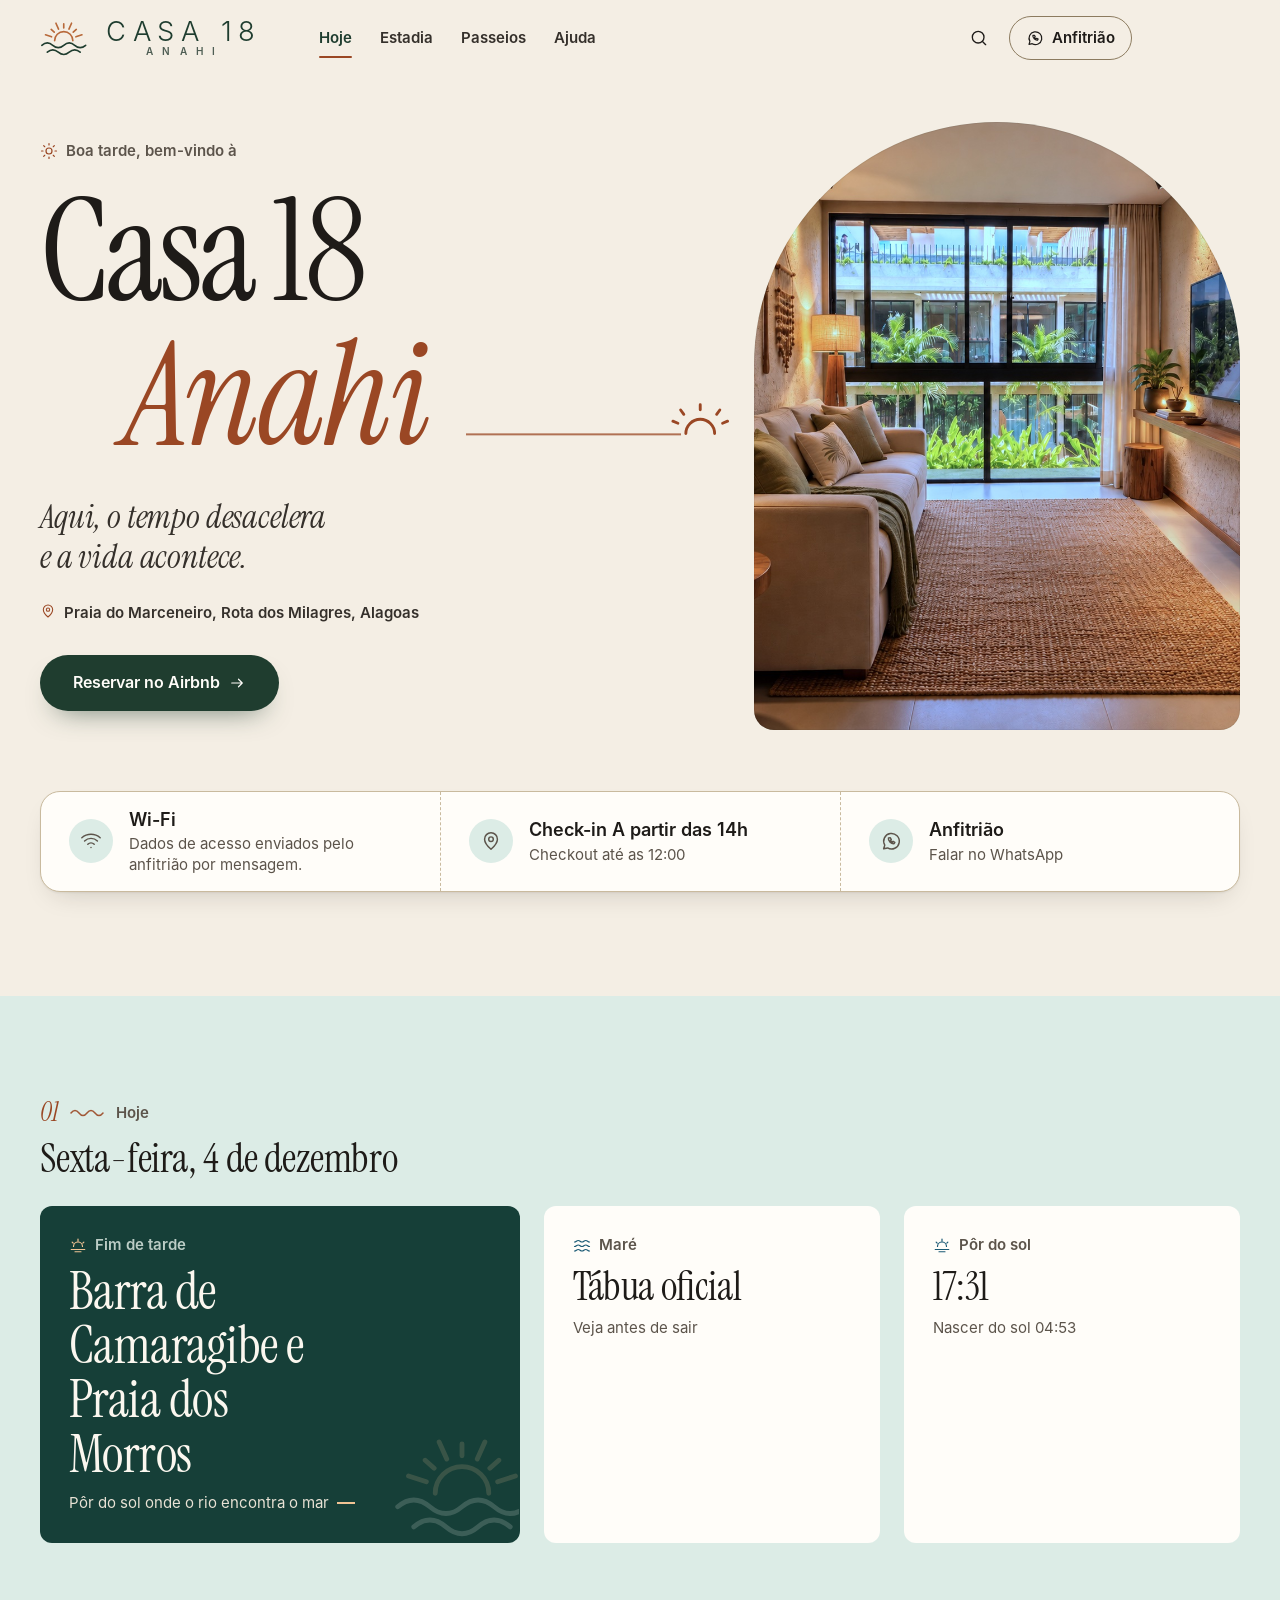
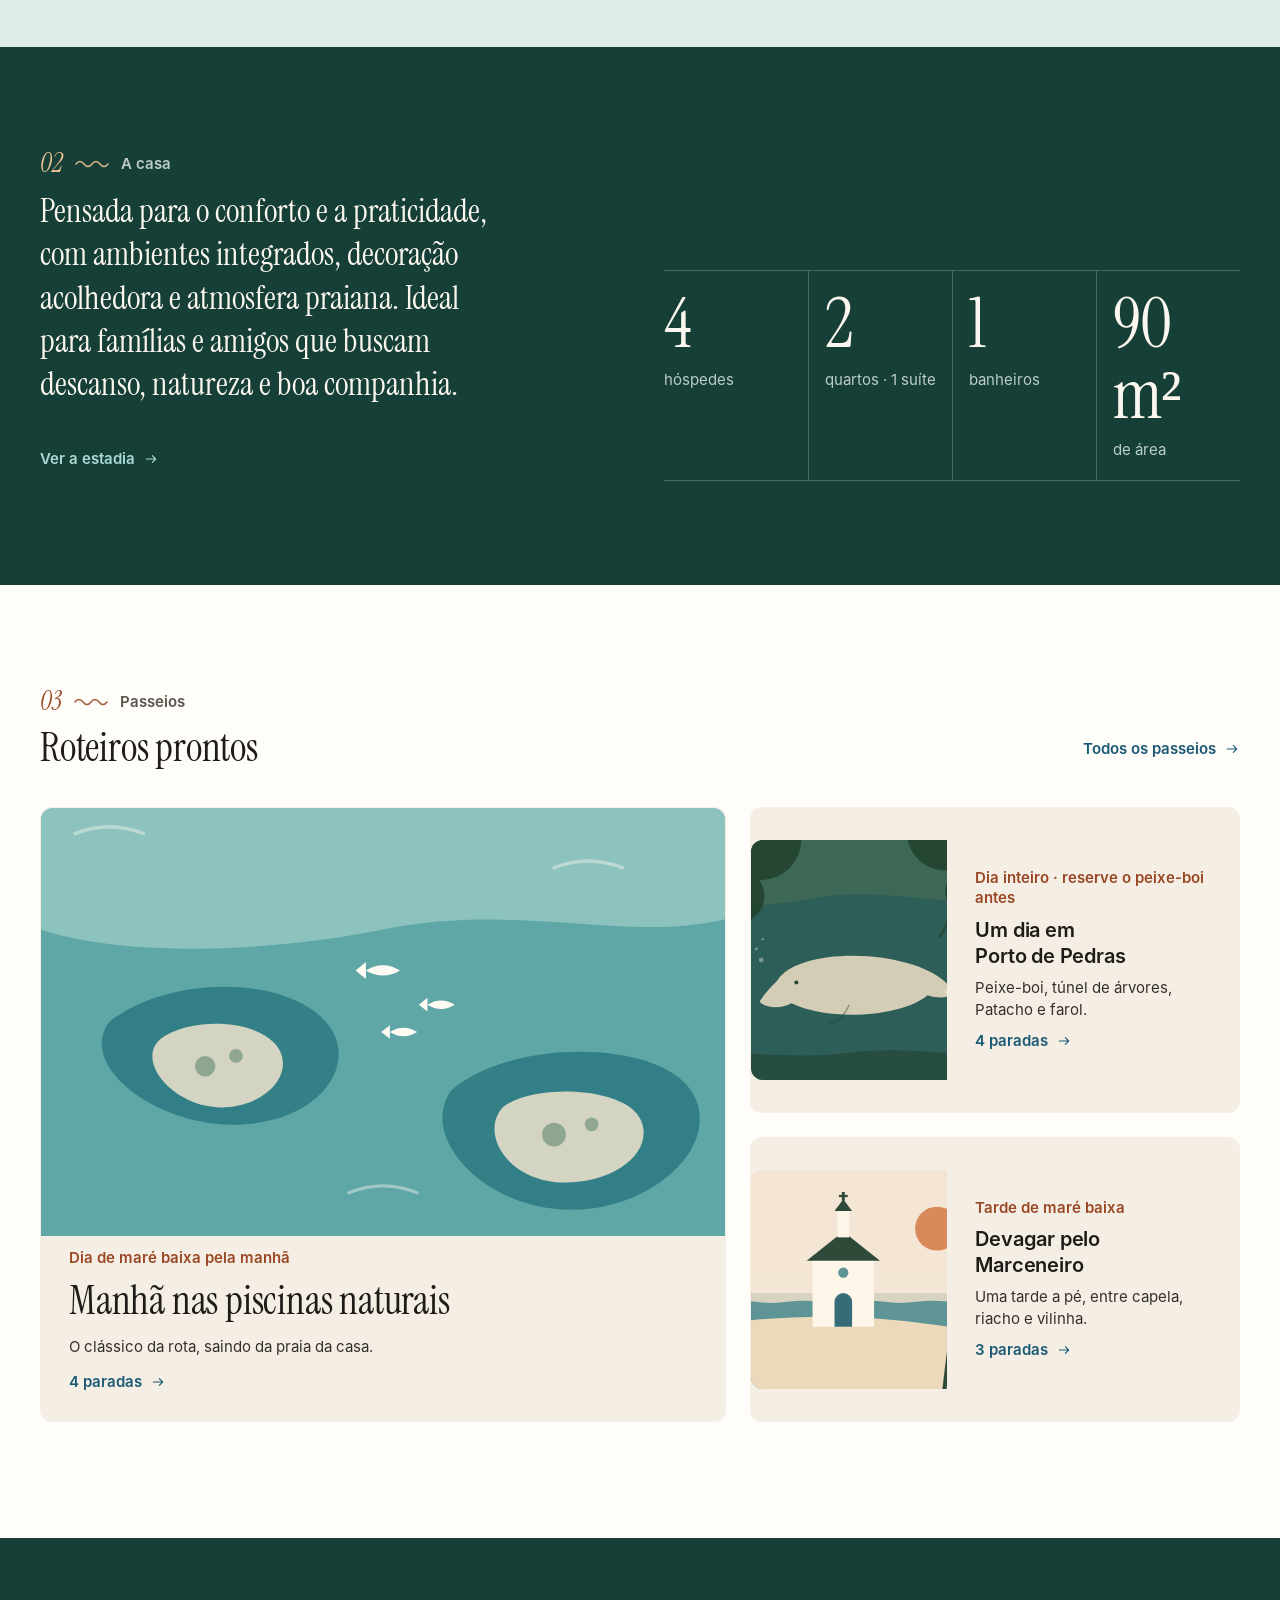
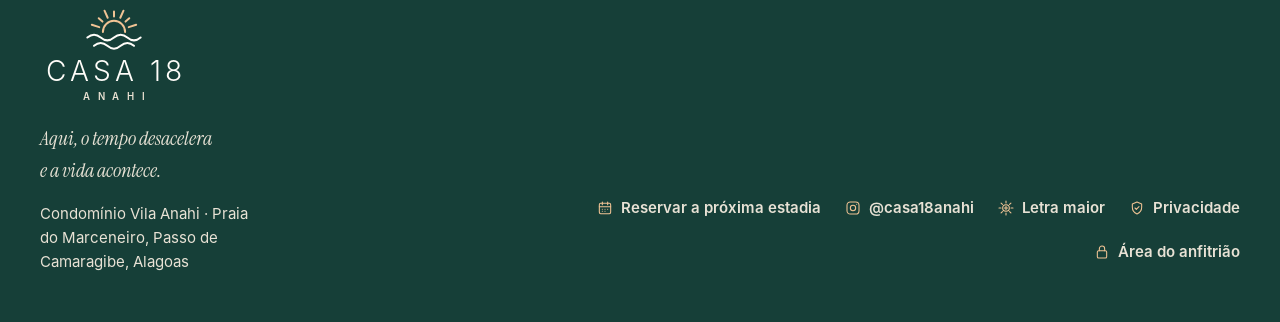
<file: index.html>
<!doctype html>
<html lang="pt-BR">
<head>
<meta charset="utf-8">
<meta name="viewport" content="width=device-width, initial-scale=1, viewport-fit=cover">
<meta name="description" content="Guia digital da casa na Praia do Marceneiro, Rota dos Milagres, Alagoas: estadia, praias, piscinas naturais, maré, onde comer e contatos úteis.">
<meta name="theme-color" content="#F4EEE4">
<meta name="robots" content="index, follow">
<meta property="og:type" content="website">
<meta property="og:locale" content="pt_BR">
<!-- compartilhar:inicio -->
<!-- Bloco gerado pelo painel ao publicar (título e prévia no WhatsApp). O painel só reescreve o que fica entre estes dois marcadores. -->
<title>Casa 18 Anahi · Guia do hóspede</title>
<meta property="og:title" content="Casa 18 Anahi · Guia do hóspede">
<meta property="og:description" content="Tudo para sua estadia e o melhor da Rota dos Milagres, a poucos toques.">
<meta property="og:image" content="">
<meta property="og:image:alt" content="">
<meta property="og:url" content="">
<meta name="twitter:card" content="summary">
<!-- compartilhar:fim -->
<link rel="icon" href="data:image/svg+xml,%3Csvg xmlns='http://www.w3.org/2000/svg' viewBox='0 0 64 64'%3E%3Crect width='64' height='64' rx='14' fill='%231F3D2F'/%3E%3Csvg x='3' y='3' width='58' height='58' viewBox='2 2 60 60'%3E%3Cg fill='none' stroke-linecap='round' stroke-linejoin='round' stroke-width='4.2'%3E%3Cpath stroke='%23F0C394' d='M21.5 31A10.5 10.5 0 0 1 42.5 31M17.26 26.21L12.03 24.51M22.89 18.46L19.66 14.01M32 15.5L32 10M41.11 18.46L44.34 14.01M46.74 26.21L51.97 24.51'/%3E%3Cpath stroke='%23FFFDF9' d='M5 42 c6 -5.6 12 -5.6 18 0 s12 5.6 18 0 s12 -5.6 18 0M14 52 c6 -5.6 12 -5.6 18 0 s12 5.6 18 0'/%3E%3C/g%3E%3C/svg%3E%3C/svg%3E">
<link rel="apple-touch-icon" href="apple-touch-icon.png">
<meta name="referrer" content="strict-origin-when-cross-origin">
<meta name="format-detection" content="telephone=no">
<link rel="preload" href="assets/fontes/inter-400.woff" as="font" type="font/woff" crossorigin>
<link rel="preload" href="assets/fontes/inter-600.woff" as="font" type="font/woff" crossorigin>
<link rel="preload" href="assets/fontes/instrument-serif-400.woff" as="font" type="font/woff" crossorigin>
<link rel="preconnect" href="https://api.open-meteo.com" crossorigin>
<link rel="stylesheet" href="assets/calendario.css?v=11">
<link rel="stylesheet" href="assets/site.css?v=11">
<script>/* Modo sol: aplicado antes da primeira pintura para não piscar. */try{if(localStorage.getItem('guia:modo-sol')==='1')document.documentElement.classList.add('modo-sol')}catch(e){}</script>
<script src="assets/dados.js?v=11" defer></script>
<script src="assets/agenda.js?v=11" defer></script>
<script src="assets/calendario.js?v=11" defer></script>
<script src="assets/ilustracoes.js?v=11" defer></script>
<script src="assets/marca.js?v=11" defer></script>
<script src="assets/site.js?v=11" defer></script>
</head>
<body>
<a class="pular" href="#conteudo">Pular para o conteúdo</a>
<svg width="0" height="0" class="sr-only" aria-hidden="true">
  <symbol id="i-casa" viewBox="0 0 24 24"><path d="M3 10.5 12 3l9 7.5V20a1 1 0 0 1-1 1h-5v-6h-6v6H4a1 1 0 0 1-1-1z"/></symbol>
  <symbol id="i-chave" viewBox="0 0 24 24"><circle cx="8" cy="15" r="4"/><path d="m11 12 8-8m-3 3 2 2m-4 0 2 2"/></symbol>
  <symbol id="i-ondas" viewBox="0 0 24 24"><path d="M2 8c2.5 0 2.5-2 5-2s2.5 2 5 2 2.5-2 5-2 2.5 2 5 2M2 14c2.5 0 2.5-2 5-2s2.5 2 5 2 2.5-2 5-2 2.5 2 5 2M2 20c2.5 0 2.5-2 5-2s2.5 2 5 2 2.5-2 5-2 2.5 2 5 2"/></symbol>
  <symbol id="i-garfo" viewBox="0 0 24 24"><path d="M7 3v8m-3-8v5a3 3 0 0 0 6 0V3M7 11v10M17 21V3c-2.5 1-4 4-4 8h4"/></symbol>
  <symbol id="i-fone" viewBox="0 0 24 24"><path d="M5 4h4l2 5-2.5 1.5a11 11 0 0 0 5 5L15 13l5 2v4a2 2 0 0 1-2 2A16 16 0 0 1 3 6a2 2 0 0 1 2-2z"/></symbol>
  <symbol id="i-presente" viewBox="0 0 24 24"><rect x="3" y="8" width="18" height="4" rx="1"/><path d="M12 8v13M5 12v8a1 1 0 0 0 1 1h12a1 1 0 0 0 1-1v-8M12 8S10.5 3 8 4s0 4 4 4zm0 0s1.5-5 4-4 0 4-4 4z"/></symbol>
  <symbol id="i-msg" viewBox="0 0 24 24"><path d="M4 20l1.3-3.9A8 8 0 1 1 8 19z"/></symbol>
  <symbol id="i-bussola" viewBox="0 0 24 24"><circle cx="12" cy="12" r="9"/><path d="m15.5 8.5-2 5-5 2 2-5z"/></symbol>
  <symbol id="i-ajuda" viewBox="0 0 24 24"><circle cx="12" cy="12" r="9"/><path d="M9.5 9.5a2.5 2.5 0 1 1 3.5 2.3c-.6.3-1 .9-1 1.6V14M12 17.5v.01"/></symbol>
  <symbol id="i-pino" viewBox="0 0 24 24"><path d="M12 21s-7-6.2-7-11a7 7 0 0 1 14 0c0 4.8-7 11-7 11z"/><circle cx="12" cy="10" r="2.5"/></symbol>
  <symbol id="i-sol" viewBox="0 0 24 24"><circle cx="12" cy="12" r="4"/><path d="M12 2v2m0 16v2M4.9 4.9l1.4 1.4m11.4 11.4 1.4 1.4M2 12h2m16 0h2M4.9 19.1l1.4-1.4M17.7 6.3l1.4-1.4"/></symbol>
  <symbol id="i-nuvem" viewBox="0 0 24 24"><path d="M7 18h10a4 4 0 0 0 .5-8A6 6 0 0 0 6 9.5 4.3 4.3 0 0 0 7 18z"/></symbol>
  <symbol id="i-nuvem-sol" viewBox="0 0 24 24"><path d="M9 4V3M4.5 6.5l-.7-.7M3 11H2M14.4 6.2l.7-.7M6 11a4 4 0 0 1 7.6-1.7M8 20h9a3.5 3.5 0 0 0 .4-7A5 5 0 0 0 8 12.6 3.7 3.7 0 0 0 8 20z"/></symbol>
  <symbol id="i-chuva" viewBox="0 0 24 24"><path d="M7 15h10a4 4 0 0 0 .5-8A6 6 0 0 0 6 6.5 4.3 4.3 0 0 0 7 15zM8 18l-1 3M12 18l-1 3M16 18l-1 3"/></symbol>
  <symbol id="i-por-sol" viewBox="0 0 24 24"><path d="M3 18h18M6 14a6 6 0 0 1 12 0M12 4v3M4.2 8.2l1.4 1.4M19.8 8.2l-1.4 1.4M8 21h8"/></symbol>
  <symbol id="i-estrela" viewBox="0 0 24 24"><path d="m12 3 2.7 5.6 6.1.9-4.4 4.3 1 6.1L12 17l-5.4 2.9 1-6.1-4.4-4.3 6.1-.9z"/></symbol>
  <symbol id="i-seta" viewBox="0 0 24 24"><path d="M5 12h14m-5-5 5 5-5 5"/></symbol>
  <symbol id="i-x" viewBox="0 0 24 24"><path d="M6 6l12 12M18 6 6 18"/></symbol>
  <symbol id="i-mais" viewBox="0 0 24 24"><path d="M12 5v14M5 12h14"/></symbol>
  <symbol id="i-alerta" viewBox="0 0 24 24"><path d="M12 3 2 20h20zM12 10v4M12 17v.01"/></symbol>
  <symbol id="i-wifi" viewBox="0 0 24 24"><path d="M2 8.5a15 15 0 0 1 20 0M5 12a10 10 0 0 1 14 0M8.5 15.5a5 5 0 0 1 7 0M12 19v.01"/></symbol>
  <symbol id="i-ar" viewBox="0 0 24 24"><path d="M3 8h13a3 3 0 1 0-3-3M3 12h17a3 3 0 1 1-3 3M3 16h9"/></symbol>
  <symbol id="i-cozinha" viewBox="0 0 24 24"><rect x="4" y="3" width="16" height="18" rx="2"/><path d="M4 9h16M8 6h.01M12 6h.01M9 13v4"/></symbol>
  <symbol id="i-cama" viewBox="0 0 24 24"><path d="M3 6.5V19M3 15h18v4M21 15v-2.5a3 3 0 0 0-3-3h-7.5V15"/><rect x="5" y="11.5" width="3.5" height="3.5" rx="1"/></symbol>
  <symbol id="i-toalha" viewBox="0 0 24 24"><path d="M7 3h10a2 2 0 0 1 2 2v16H9V5a2 2 0 0 0-2-2 2 2 0 0 0-2 2v4h4M13 15h2"/></symbol>
  <symbol id="i-carro" viewBox="0 0 24 24"><path d="M5 17h14v-5l-2-5H7l-2 5zM5 17v2M19 17v2M5 12h14M8 14.5h.01M16 14.5h.01"/></symbol>
  <symbol id="i-piscina" viewBox="0 0 24 24"><path d="M8 17V5a2 2 0 0 1 4 0M16 17V5a2 2 0 0 0-4 0M8 9h8M8 13h8M2 20c2.5 0 2.5-2 5-2s2.5 2 5 2 2.5-2 5-2 2.5 2 5 2"/></symbol>
  <symbol id="i-tv" viewBox="0 0 24 24"><rect x="3" y="5" width="18" height="12" rx="2"/><path d="M8 21h8M12 17v4"/></symbol>
  <symbol id="i-maquina" viewBox="0 0 24 24"><rect x="4" y="3" width="16" height="18" rx="2"/><circle cx="12" cy="13" r="4"/><path d="M8 6h.01M11 6h.01"/></symbol>
  <symbol id="i-churrasqueira" viewBox="0 0 24 24"><path d="M4 10h16a8 8 0 0 1-16 0zM8 18l-2 3M16 18l2 3M9 3c0 1.5 1 1.5 1 3M13 3c0 1.5 1 1.5 1 3"/></symbol>
  <symbol id="i-chuveiro" viewBox="0 0 24 24"><path d="M4 21V7a4 4 0 0 1 8 0M9 9h6a3 3 0 0 0-6 0M10 14v.01M12 16v.01M14 14v.01M12 12v.01M16 16v.01"/></symbol>
  <symbol id="i-folha" viewBox="0 0 24 24"><path d="M5 19c0-9 6-14 15-14 0 9-5 15-14 15zM5 19l7-7"/></symbol>
  <symbol id="i-cruz" viewBox="0 0 24 24"><path d="M9 3h6v6h6v6h-6v6H9v-6H3V9h6z"/></symbol>
  <symbol id="i-carrinho" viewBox="0 0 24 24"><path d="M3 4h2l2.4 11h11l2-8H6.2M9 20h.01M17 20h.01"/></symbol>
  <symbol id="i-pessoas" viewBox="0 0 24 24"><circle cx="9" cy="8" r="3"/><path d="M3 20a6 6 0 0 1 12 0M16 4a3 3 0 0 1 0 6M21 20a6 6 0 0 0-4-5.6"/></symbol>
  <symbol id="i-copiar" viewBox="0 0 24 24"><rect x="9" y="9" width="12" height="12" rx="2"/><path d="M5 15V5a2 2 0 0 1 2-2h10"/></symbol>
  <symbol id="i-check" viewBox="0 0 24 24"><path d="m5 12 5 5 9-10"/></symbol>
  <symbol id="i-barco" viewBox="0 0 24 24"><path d="M11 3v13M12 4c4 3 5 7 4 11h-4M3 17h18l-2 3H5zM12 4c-3 3-4 7-3 11"/></symbol>
  <symbol id="i-capela" viewBox="0 0 24 24"><path d="M12 2v4M10 4h4M6 21V11l6-5 6 5v10zM10 21v-4a2 2 0 0 1 4 0v4"/></symbol>
  <symbol id="i-sacola" viewBox="0 0 24 24"><path d="M5 8h14l-1 13H6zM9 8V6a3 3 0 0 1 6 0v2"/></symbol>
  <symbol id="i-xicara" viewBox="0 0 24 24"><path d="M4 9h12v5a5 5 0 0 1-5 5H9a5 5 0 0 1-5-5zM16 11h1.5a2.5 2.5 0 0 1 0 5H16M8 3v3M12 3v3"/></symbol>
  <symbol id="i-lista" viewBox="0 0 24 24"><path d="M9 6h11M9 12h11M9 18h11M4 6h.01M4 12h.01M4 18h.01"/></symbol>
  <symbol id="i-lupa" viewBox="0 0 24 24"><circle cx="11" cy="11" r="7"/><path d="m20 20-3.5-3.5"/></symbol>
  <symbol id="i-compartilhar" viewBox="0 0 24 24"><path d="M12 3v12M7 8l5-5 5 5M5 14v5a2 2 0 0 0 2 2h10a2 2 0 0 0 2-2v-5"/></symbol>
  <symbol id="i-enviar" viewBox="0 0 24 24"><path d="M4 12 20 4l-5 16-3-7zM12 13l8-9"/></symbol>
  <symbol id="i-cadeado" viewBox="0 0 24 24"><rect x="5" y="10" width="14" height="11" rx="2"/><path d="M8 10V7a4 4 0 0 1 8 0v3"/></symbol>
  <symbol id="i-aviao" viewBox="0 0 24 24"><path d="M10.5 13.5 3 11l1.5-1.5 7.5 1L17 5.5a2 2 0 0 1 3 3L15 13.5l1 7.5-1.5 1.5-2.5-7.5L9 18v3l-1.5 1L6 18.5 2.5 17l1-1.5h3z"/></symbol>
  <symbol id="i-estrada" viewBox="0 0 24 24"><path d="M8 3 4 21M16 3l4 18M12 4v3M12 11v3M12 18v3"/></symbol>
  <symbol id="i-praia" viewBox="0 0 24 24"><path d="M12.8 16.5c.5-3.9.2-7.5-1.6-10.7M11.2 5.8C10 3.7 7.4 3 4.8 4.1M11.2 5.8c1.8-2 4.6-2.6 7.1-1.5M11.2 5.8c-2.6 0-4.8 1.5-5.6 4M11.2 5.8c2.6.1 4.6 1.7 5.3 4.1M7.5 16.5h10M2 20.5c2.5 0 2.5-1.5 5-1.5s2.5 1.5 5 1.5 2.5-1.5 5-1.5 2.5 1.5 5 1.5"/></symbol>
  <symbol id="i-instagram" viewBox="0 0 24 24"><rect x="3" y="3" width="18" height="18" rx="5"/><circle cx="12" cy="12" r="4"/><path d="M17.5 6.5h.01"/></symbol>
  <symbol id="i-play" viewBox="0 0 24 24"><path d="M8 5v14l11-7z"/></symbol>
  <symbol id="i-bicicleta" viewBox="0 0 24 24"><circle cx="6" cy="16" r="4"/><circle cx="18" cy="16" r="4"/><path d="M6 16l4-8h5l3 8M10 8 9 5H7M12 16l3-8"/></symbol>
  <symbol id="i-onibus" viewBox="0 0 24 24"><rect x="5" y="3" width="14" height="15" rx="2.5"/><path d="M5 11h14M9 6.5h6M8 18v2.5M16 18v2.5M8.5 14.5h.01M15.5 14.5h.01"/></symbol>
  <symbol id="i-varanda" viewBox="0 0 24 24"><path d="M3 11.5h18M3 20.5h18M3 8.5v12M21 8.5v12M7.5 11.5v9M12 11.5v9M16.5 11.5v9"/></symbol>
  <symbol id="i-rede" viewBox="0 0 24 24"><path d="M3 4v17M21 4v17M3 8c3.5 8 14.5 8 18 0M3 8c4 3.5 14 3.5 18 0"/></symbol>
  <symbol id="i-whatsapp" viewBox="0 0 24 24"><path d="M4 20.5l1.2-4A8.5 8.5 0 1 1 8.3 19.6z"/><path d="M9.2 8.6c-.3 1.6.4 3.3 1.8 4.6 1.4 1.3 3 1.9 4.4 1.6l.8-1.4-1.9-1-.9.8c-.8-.4-1.5-1.1-1.9-1.9l.8-.9-1-1.9z"/></symbol>
  <symbol id="i-lua" viewBox="0 0 24 24"><path d="M20 14.5A8 8 0 0 1 9.5 4a8 8 0 1 0 10.5 10.5z"/></symbol>
  <symbol id="i-calendario" viewBox="0 0 24 24"><rect x="3.5" y="5" width="17" height="15.5" rx="2"/><path d="M3.5 10h17M8 3v4M16 3v4M8 14h.01M12 14h.01M16 14h.01M8 17h.01M12 17h.01"/></symbol>
  <symbol id="i-imprimir" viewBox="0 0 24 24"><path d="M7 9V3h10v6M7 17H5a2 2 0 0 1-2-2v-4a2 2 0 0 1 2-2h14a2 2 0 0 1 2 2v4a2 2 0 0 1-2 2h-2M7 14h10v7H7z"/></symbol>
  <symbol id="i-instalar" viewBox="0 0 24 24"><rect x="6" y="2.5" width="12" height="19" rx="2.5"/><path d="M12 7v7m-3-3 3 3 3-3M10.5 18.5h3"/></symbol>
  <symbol id="i-cima" viewBox="0 0 24 24"><path d="m6 15 6-6 6 6"/></symbol>
  <symbol id="i-baixo" viewBox="0 0 24 24"><path d="m6 9 6 6 6-6"/></symbol>
  <symbol id="i-lixo" viewBox="0 0 24 24"><path d="M4 7h16M9 7V4h6v3M6 7l1 13h10l1-13M10 11v6M14 11v6"/></symbol>
  <symbol id="i-gota" viewBox="0 0 24 24"><path d="M12 3s6 6.5 6 11a6 6 0 0 1-12 0c0-4.5 6-11 6-11z"/></symbol>
  <symbol id="i-sol-forte" viewBox="0 0 24 24"><circle cx="12" cy="12" r="5"/><path d="M12 1.5v3m0 15v3M4.6 4.6l2.1 2.1m10.6 10.6 2.1 2.1M1.5 12h3m15 0h3M4.6 19.4l2.1-2.1M17.3 6.7l2.1-2.1"/><path d="M12 9.5v5M9.5 12h5"/></symbol>
  <symbol id="i-link" viewBox="0 0 24 24"><path d="M10 14a4.5 4.5 0 0 0 6.4 0l3-3a4.5 4.5 0 0 0-6.4-6.4L11.5 6M14 10a4.5 4.5 0 0 0-6.4 0l-3 3a4.5 4.5 0 0 0 6.4 6.4l1.5-1.5"/></symbol>
  <symbol id="i-escudo" viewBox="0 0 24 24"><path d="M12 3 5 6v5c0 4.5 3 8.3 7 10 4-1.7 7-5.5 7-10V6z"/><path d="m9 12 2 2 4-4"/></symbol>
  <symbol id="i-relogio" viewBox="0 0 24 24"><circle cx="12" cy="12" r="9"/><path d="M12 7v5l3 2"/></symbol>
</svg>

<header class="topo">
  <div class="topo-in">
    <a class="marca" href="#/inicio" aria-label="Casa 18 Anahi · início"><span class="marca-nome" data-marca-nome>Casa 18</span><span class="marca-sub" data-marca-sub>Anahi</span></a>
    <nav class="nav-topo" aria-label="Navegação principal">
      <a href="#/inicio">Hoje</a><a href="#/estadia">Estadia</a><a href="#/passeios">Passeios</a><a href="#/comer" data-nav-comer hidden>Comer</a><a href="#/ajuda">Ajuda</a><span class="nav-ind" aria-hidden="true"></span>
    </nav>
    <div class="topo-acoes">
      <button type="button" class="btn-ic" data-buscar aria-label="Buscar no guia"><svg class="ic" aria-hidden="true"><use href="#i-lupa"/></svg></button>
      <a class="btn btn-sec btn-peq btn-wa" href="#/ajuda" target="_blank" rel="noopener" aria-label="Falar com o anfitrião pelo WhatsApp"><svg class="ic ic-sm" aria-hidden="true"><use href="#i-whatsapp"/></svg><span class="btn-wa-txt" aria-hidden="true">Anfitrião</span></a>
      <a class="btn btn-prim btn-peq btn-reservar" data-reservar hidden target="_blank" rel="noopener">Reservar</a>
    </div>
  </div>
</header>

<main id="conteudo" tabindex="-1"><noscript><p class="erro-geral">Este guia precisa de JavaScript ativado para funcionar.</p></noscript></main>

<nav class="nav-base" aria-label="Navegação rápida">
  <a href="#/inicio"><svg class="ic" aria-hidden="true"><use href="#i-sol"/></svg>Hoje</a>
  <a href="#/estadia"><svg class="ic" aria-hidden="true"><use href="#i-casa"/></svg>Estadia</a>
  <a href="#/passeios"><svg class="ic" aria-hidden="true"><use href="#i-bussola"/></svg>Passeios</a>
  <a href="#/comer" data-nav-comer hidden><svg class="ic" aria-hidden="true"><use href="#i-garfo"/></svg>Comer</a>
  <a href="#/ajuda"><svg class="ic" aria-hidden="true"><use href="#i-ajuda"/></svg>Ajuda</a>
  <span class="nav-ind" aria-hidden="true"></span>
</nav>

<dialog class="folha" id="folha" aria-labelledby="folha-titulo"></dialog>
<dialog class="busca" id="busca" aria-label="Buscar no guia"></dialog>
<div class="toast" id="toast" role="status" aria-live="polite"></div>

</body>
</html>
</file>
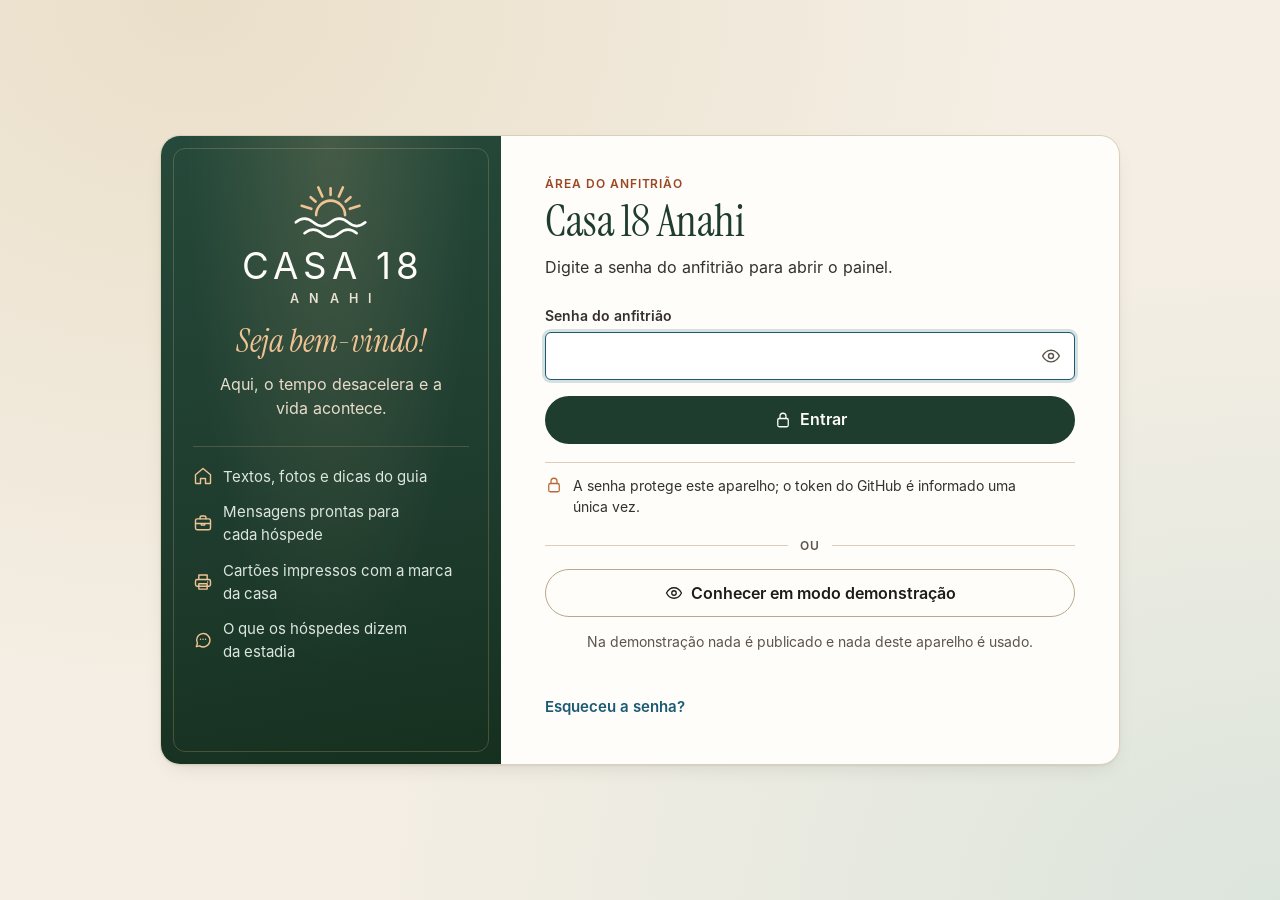
<file: admin/index.html>
<!doctype html>
<html lang="pt-BR">
<head>
<meta charset="utf-8">
<meta name="viewport" content="width=device-width, initial-scale=1">
<meta name="robots" content="noindex, nofollow">
<meta name="referrer" content="no-referrer">
<meta http-equiv="Content-Security-Policy" content="default-src 'none'; script-src 'self'; style-src 'self' 'unsafe-inline'; font-src 'self'; img-src 'self' data: blob: https://raw.githubusercontent.com; connect-src 'self' https://api.github.com https://script.google.com/macros/s/ https://script.googleusercontent.com; frame-src 'none'; child-src 'none'; worker-src 'none'; manifest-src 'none'; media-src 'none'; object-src 'none'; base-uri 'none'; form-action 'none'">
<title>Painel do anfitrião · Casa 18 Anahi</title>
<meta name="color-scheme" content="light">
<link rel="icon" href="data:image/svg+xml,%3Csvg xmlns='http://www.w3.org/2000/svg' viewBox='0 0 64 64'%3E%3Crect width='64' height='64' rx='14' fill='%231F3D2F'/%3E%3Cg transform='translate%282 8%29 scale%28.94%29'%3E%3Cg fill='none' stroke-linecap='round' stroke-linejoin='round' stroke-width='2.6'%3E %3Cg stroke='%23F0C394'%3E%3Cpath d='M23.5 25 A 8.5 8.5 0 0 1 40.5 25'/%3E%3Cline x1='20.49' y1='21.26' x2='14.03' y2='19.16'/%3E%3Cline x1='23.01' y1='16.90' x2='20.18' y2='14.36'/%3E%3Cline x1='27.08' y1='13.95' x2='24.31' y2='7.73'/%3E%3Cline x1='32.00' y1='12.90' x2='32.00' y2='9.10'/%3E%3Cline x1='36.92' y1='13.95' x2='39.69' y2='7.73'/%3E%3Cline x1='40.99' y1='16.90' x2='43.82' y2='14.36'/%3E%3Cline x1='43.51' y1='21.26' x2='49.97' y2='19.16'/%3E%3C/g%3E %3Cg stroke='%23FFFDF9'%3E%3Cpath d='M5 31.5 C 11 27.5 16 27.5 22 31.5 S 33 35.5 39 31.5 S 50 27.5 59 31.5'/%3E%3Cpath d='M13 38 C 19 34.5 24 34.5 30 38 S 41 41.5 47 38 S 54 35 58 36.5' opacity='.85'/%3E%3C/g%3E %3C/g%3E%3C/g%3E%3C/svg%3E">
<link rel="stylesheet" href="../assets/calendario.css?v=11">
<link rel="stylesheet" href="admin.css?v=11">
</head>
<body>
<svg width="0" height="0" style="position:absolute" aria-hidden="true">
  <symbol id="i-painel" viewBox="0 0 24 24"><rect x="3" y="3" width="7" height="9" rx="1.5"/><rect x="14" y="3" width="7" height="5" rx="1.5"/><rect x="14" y="12" width="7" height="9" rx="1.5"/><rect x="3" y="16" width="7" height="5" rx="1.5"/></symbol>
  <symbol id="i-feedback" viewBox="0 0 24 24"><path d="M4 20l1.3-3.9A8 8 0 1 1 8 19z"/><path d="M9 11h.01M12 11h.01M15 11h.01"/></symbol>
  <symbol id="i-casa" viewBox="0 0 24 24"><path d="M3 10.5 12 3l9 7.5V20a1 1 0 0 1-1 1h-5v-6h-6v6H4a1 1 0 0 1-1-1z"/></symbol>
  <symbol id="i-chave" viewBox="0 0 24 24"><circle cx="8" cy="15" r="4"/><path d="m11 12 8-8m-3 3 2 2m-4 0 2 2"/></symbol>
  <symbol id="i-pino" viewBox="0 0 24 24"><path d="M12 21s-7-6.2-7-11a7 7 0 0 1 14 0c0 4.8-7 11-7 11z"/><circle cx="12" cy="10" r="2.5"/></symbol>
  <symbol id="i-bussola" viewBox="0 0 24 24"><circle cx="12" cy="12" r="9"/><path d="m15.5 8.5-2 5-5 2 2-5z"/></symbol>
  <symbol id="i-fone" viewBox="0 0 24 24"><path d="M5 4h4l2 5-2.5 1.5a11 11 0 0 0 5 5L15 13l5 2v4a2 2 0 0 1-2 2A16 16 0 0 1 3 6a2 2 0 0 1 2-2z"/></symbol>
  <symbol id="i-presente" viewBox="0 0 24 24"><rect x="3" y="8" width="18" height="4" rx="1"/><path d="M12 8v13M5 12v8a1 1 0 0 0 1 1h12a1 1 0 0 0 1-1v-8M12 8S10.5 3 8 4s0 4 4 4zm0 0s1.5-5 4-4 0 4-4 4z"/></symbol>
  <symbol id="i-estrela" viewBox="0 0 24 24"><path d="m12 3 2.7 5.6 6.1.9-4.4 4.3 1 6.1L12 17l-5.4 2.9 1-6.1-4.4-4.3 6.1-.9z"/></symbol>
  <symbol id="i-ondas" viewBox="0 0 24 24"><path d="M2 8c2.5 0 2.5-2 5-2s2.5 2 5 2 2.5-2 5-2 2.5 2 5 2M2 14c2.5 0 2.5-2 5-2s2.5 2 5 2 2.5-2 5-2 2.5 2 5 2M2 20c2.5 0 2.5-2 5-2s2.5 2 5 2 2.5-2 5-2 2.5 2 5 2"/></symbol>
  <symbol id="i-codigo" viewBox="0 0 24 24"><path d="m8 7-5 5 5 5M16 7l5 5-5 5M14 4l-4 16"/></symbol>
  <symbol id="i-imagem" viewBox="0 0 24 24"><rect x="3" y="4" width="18" height="16" rx="2"/><circle cx="9" cy="10" r="2"/><path d="m21 16-5-5-9 9"/></symbol>
  <symbol id="i-qr" viewBox="0 0 24 24"><rect x="3" y="3" width="7" height="7" rx="1"/><rect x="14" y="3" width="7" height="7" rx="1"/><rect x="3" y="14" width="7" height="7" rx="1"/><path d="M14 14h3v3h-3zM20 14v.01M14 20h.01M17 20h4v-3"/></symbol>
  <symbol id="i-ajustes" viewBox="0 0 24 24"><path d="M4 6h10M18 6h2M4 12h4M12 12h8M4 18h12M20 18h0"/><circle cx="16" cy="6" r="2"/><circle cx="10" cy="12" r="2"/><circle cx="18" cy="18" r="2"/></symbol>
  <symbol id="i-enviar" viewBox="0 0 24 24"><path d="M4 12 20 4l-5 16-3-7zM12 13l8-9"/></symbol>
  <symbol id="i-olho" viewBox="0 0 24 24"><path d="M2 12s3.5-7 10-7 10 7 10 7-3.5 7-10 7S2 12 2 12z"/><circle cx="12" cy="12" r="3"/></symbol>
  <symbol id="i-mais" viewBox="0 0 24 24"><path d="M12 5v14M5 12h14"/></symbol>
  <symbol id="i-x" viewBox="0 0 24 24"><path d="M6 6l12 12M18 6 6 18"/></symbol>
  <symbol id="i-lixo" viewBox="0 0 24 24"><path d="M4 7h16M9 7V4h6v3M6 7l1 13h10l1-13"/></symbol>
  <symbol id="i-copiar" viewBox="0 0 24 24"><rect x="9" y="9" width="12" height="12" rx="2"/><path d="M5 15V5a2 2 0 0 1 2-2h10"/></symbol>
  <symbol id="i-cima" viewBox="0 0 24 24"><path d="m6 15 6-6 6 6"/></symbol>
  <symbol id="i-baixo" viewBox="0 0 24 24"><path d="m6 9 6 6 6-6"/></symbol>
  <symbol id="i-check" viewBox="0 0 24 24"><path d="m5 12 5 5 9-10"/></symbol>
  <symbol id="i-alerta" viewBox="0 0 24 24"><path d="M12 3 2 20h20zM12 10v4M12 17v.01"/></symbol>
  <symbol id="i-lampada" viewBox="0 0 24 24"><path d="M9 18h6M10 21h4M12 3a6 6 0 0 0-4 10.5c.7.7 1 1.5 1 2.5h6c0-1 .3-1.8 1-2.5A6 6 0 0 0 12 3z"/></symbol>
  <symbol id="i-atualizar" viewBox="0 0 24 24"><path d="M20 11a8 8 0 0 0-14.9-3M4 4v4h4M4 13a8 8 0 0 0 14.9 3M20 20v-4h-4"/></symbol>
  <symbol id="i-sair" viewBox="0 0 24 24"><path d="M15 4h4a1 1 0 0 1 1 1v14a1 1 0 0 1-1 1h-4M10 17l-5-5 5-5M5 12h11"/></symbol>
  <symbol id="i-cadeado" viewBox="0 0 24 24"><rect x="5" y="10" width="14" height="11" rx="2"/><path d="M8 10V7a4 4 0 0 1 8 0v3"/></symbol>
  <symbol id="i-upload" viewBox="0 0 24 24"><path d="M12 16V4M7 9l5-5 5 5M5 20h14"/></symbol>
  <symbol id="i-garfo" viewBox="0 0 24 24"><path d="M7 3v8m-3-8v5a3 3 0 0 0 6 0V3M7 11v10M17 21V3c-2.5 1-4 4-4 8h4"/></symbol>
  <symbol id="i-folha" viewBox="0 0 24 24"><path d="M5 19c0-9 6-14 15-14 0 9-5 15-14 15zM5 19l7-7"/></symbol>
  <symbol id="i-mala" viewBox="0 0 24 24"><rect x="3" y="7" width="18" height="13" rx="2"/><path d="M8.5 7V5.2A1.7 1.7 0 0 1 10.2 3.5h3.6a1.7 1.7 0 0 1 1.7 1.7V7M3 12.5h18M10 12.5v2h4v-2"/></symbol>
  <symbol id="i-impressora" viewBox="0 0 24 24"><path d="M7 9V3.5h10V9"/><rect x="3" y="9" width="18" height="8" rx="2"/><path d="M7 14h10v6.5H7zM17.5 12h.01"/></symbol>
  <symbol id="i-lista" viewBox="0 0 24 24"><path d="M9 3h6v3H9z"/><path d="M15 4.5h3a1 1 0 0 1 1 1V20a1 1 0 0 1-1 1H6a1 1 0 0 1-1-1V5.5a1 1 0 0 1 1-1h3"/><path d="m8.5 11.5 1.5 1.5 3-3M8.5 17l1.5 1.5 3-3M15.5 12h.01M15.5 17.5h.01"/></symbol>
  <symbol id="i-calendario" viewBox="0 0 24 24"><rect x="3.5" y="5" width="17" height="15.5" rx="2"/><path d="M3.5 10h17M8 3v4M16 3v4M8 14h.01M12 14h.01M16 14h.01M8 17h.01M12 17h.01"/></symbol>
  <symbol id="i-wifi" viewBox="0 0 24 24"><path d="M2.5 9a14 14 0 0 1 19 0M5.5 12.5a9.5 9.5 0 0 1 13 0M8.8 16a5 5 0 0 1 6.4 0"/><path d="M12 19.5v.01"/></symbol>
</svg>
<div id="app"><noscript><p style="padding:24px">O painel precisa de JavaScript ativado.</p></noscript></div>
<dialog class="editor" id="editor"></dialog>
<dialog class="editor" id="dialogo"></dialog>
<div class="toast" id="toast" role="status" aria-live="polite"></div>
<script src="../assets/marca.js?v=11"></script>
<script src="../assets/ilustracoes.js?v=11"></script>
<script src="qr.js?v=11"></script>
<script src="../assets/agenda.js?v=11"></script>
<script src="../assets/calendario.js?v=11"></script>
<script src="hospede.js?v=11"></script>
<script src="sentimento.js?v=11"></script>
<script src="admin.js?v=11"></script>
</body>
</html>
</file>
<file: assets/calendario.css>
/* Seletor de datas e agenda · padrão "Airbnb" com as cores da casa. Usado pelo site e pelo painel.
   Variáveis próprias (--cal-*) para funcionar nas duas folhas de estilo. */
:root{--cal-tinta:#1E1B18;--cal-mudo:#5C544B;--cal-escuro:#1F3D2F;--cal-faixa:#E4ECE4;--cal-fundo:#FFFDF9;--cal-fio:#D2C5AF;--cal-foco:#1B5A75;--cal-hoje:#9A4724}
.cal-sr{position:absolute!important;width:1px;height:1px;padding:0;margin:-1px;overflow:hidden;clip:rect(0,0,0,0);white-space:nowrap;border:0}

/* Campo: guarda AAAA-MM-DD; mostra a data por extenso por cima quando não está em edição */
.cal-campo{position:relative;display:block;width:100%}
.cal-campo>input.cal-input{width:100%;padding-right:52px;font-variant-numeric:tabular-nums;cursor:pointer}
.cal-campo>input.cal-input.cal-tem:not(:focus){color:transparent;caret-color:transparent}
.cal-campo>.cal-fmt{position:absolute;left:0;top:0;bottom:0;right:52px;display:flex;align-items:center;padding:0 14px;pointer-events:none;color:var(--cal-tinta);font-size:1rem;font-weight:500;white-space:nowrap;overflow:hidden;text-overflow:ellipsis}
.cal-campo>input.cal-input:focus~.cal-fmt,.cal-campo>input.cal-input:not(.cal-tem)~.cal-fmt{display:none}
.cal-abrir{position:absolute;right:4px;top:50%;transform:translateY(-50%);width:44px;height:44px;border:0;border-radius:50%;background:transparent;color:var(--cal-escuro);display:inline-flex;align-items:center;justify-content:center;cursor:pointer}
.cal-abrir:hover{background:rgba(31,61,47,.08)}
.cal-abrir svg,.cal-seta svg{width:20px;height:20px;fill:none;stroke:currentColor;stroke-width:1.8;stroke-linecap:round;stroke-linejoin:round}
.cal-campo-par{position:relative}

/* Janela */
.cal-pop{position:absolute;z-index:60;left:0;top:calc(100% + 8px);width:max-content;max-width:min(calc(100vw - 24px),760px);background:var(--cal-fundo);color:var(--cal-tinta);border-radius:24px;box-shadow:0 6px 20px rgba(0,0,0,.12),0 24px 60px -20px rgba(20,32,26,.35);border:1px solid rgba(0,0,0,.06);padding:20px 20px 14px;font-family:inherit;font-size:1rem;line-height:1.4;text-align:left}
.cal-pop.cal-acima{top:auto;bottom:calc(100% + 8px)}
@media (max-width:759px){
  .cal-pop{position:fixed;left:8px;right:8px;top:auto;bottom:8px;width:auto;max-width:none;max-height:calc(100dvh - 16px);overflow:auto;padding:18px 14px 12px;border-radius:22px}
  .cal-pop.cal-acima{bottom:8px}
}
.cal-cab{display:flex;flex-wrap:wrap;align-items:flex-start;justify-content:space-between;gap:12px 20px;margin:0 4px 14px}
.cal-cab-txt{display:flex;flex-direction:column;gap:2px;min-width:0}
.cal-cab-txt strong{font-size:1.375rem;font-weight:600;letter-spacing:-.01em;line-height:1.2}
.cal-cab-txt span{color:var(--cal-mudo);font-size:.9375rem}
.cal-cab-datas{display:flex;border:1px solid var(--cal-fio);border-radius:14px;overflow:hidden;min-width:min(100%,300px)}
.cal-cd{flex:1 1 0;display:flex;flex-direction:column;align-items:flex-start;gap:2px;padding:9px 14px;border:0;background:transparent;text-align:left;cursor:pointer;min-height:56px;font:inherit;color:inherit}
.cal-cd+.cal-cd{border-left:1px solid var(--cal-fio)}
.cal-cd small{font-size:.75rem;font-weight:700;letter-spacing:.04em;text-transform:uppercase}
.cal-cd b{font-weight:500;font-size:.9375rem;color:var(--cal-mudo);white-space:nowrap}
.cal-cd.ativo{box-shadow:inset 0 0 0 2px var(--cal-tinta);border-radius:14px;background:#fff}
.cal-cd.ativo b{color:var(--cal-tinta)}

.cal-corpo{position:relative}
.cal-seta{position:absolute;top:2px;width:40px;height:40px;border-radius:50%;border:0;background:transparent;color:var(--cal-tinta);display:inline-flex;align-items:center;justify-content:center;cursor:pointer;z-index:1}
.cal-seta:hover:not([disabled]){background:#EFEAE1}
.cal-seta[disabled]{opacity:.3;cursor:default}
.cal-ant{left:0}.cal-prox{right:0}
.cal-meses{display:grid;grid-template-columns:1fr;gap:28px}
.cal-meses.cal-dois{grid-template-columns:1fr 1fr;gap:36px}

/* Grade de um mês (seletor e agenda) */
.cal-mes,.ag-mes{border-collapse:separate;border-spacing:0 2px;width:100%;table-layout:fixed}
.cal-mes caption,.ag-mes caption{font-weight:600;font-size:1rem;line-height:40px;height:40px;margin-bottom:6px;text-transform:capitalize;text-align:center;color:var(--cal-tinta)}
.cal-mes th,.ag-mes th{font-size:.75rem;font-weight:600;color:var(--cal-mudo);padding:0 0 6px;text-align:center}
.cal-mes td,.ag-mes td{padding:0;text-align:center;height:44px;position:relative}
.cal-meses.cal-dois .cal-mes{width:308px}
@media (max-width:759px){.cal-mes{width:100%}}
.cal-b{position:relative;z-index:1;width:44px;height:44px;max-width:100%;margin:0 auto;display:flex;align-items:center;justify-content:center;border-radius:50%;border:1.5px solid transparent;background:transparent;font:inherit;font-size:.9375rem;font-weight:600;color:var(--cal-tinta);cursor:pointer;font-variant-numeric:tabular-nums;padding:0}
.cal-b:hover{border-color:var(--cal-tinta)}
.cal-b:focus-visible{outline:3px solid var(--cal-foco);outline-offset:1px}
.cal-hoje .cal-b::after{content:"";position:absolute;bottom:6px;left:50%;width:4px;height:4px;margin-left:-2px;border-radius:50%;background:var(--cal-hoje)}
.cal-passado .cal-b,.cal-ocupado .cal-b{color:#A39A8F;text-decoration:line-through;text-decoration-thickness:1.5px;font-weight:400;cursor:not-allowed}
.cal-passado .cal-b:hover,.cal-ocupado .cal-b:hover{border-color:transparent}
.cal-meio{background:var(--cal-faixa)}
.cal-meio .cal-b:hover{border-color:var(--cal-tinta)}
.cal-ini.cal-com-fim{background:linear-gradient(90deg,transparent 50%,var(--cal-faixa) 50%)}
.cal-fim{background:linear-gradient(90deg,var(--cal-faixa) 50%,transparent 50%)}
.cal-ini .cal-b,.cal-fim .cal-b{background:var(--cal-escuro);color:#fff;border-color:var(--cal-escuro);text-decoration:none}
.cal-ini .cal-b::after,.cal-fim .cal-b::after{background:#fff}
tr>td.cal-meio:first-child,tr>td.cal-fim:first-child{border-radius:22px 0 0 22px}
tr>td.cal-meio:last-child,tr>td.cal-ini.cal-com-fim:last-child{border-radius:0 22px 22px 0}

.cal-rodape{display:flex;align-items:center;justify-content:space-between;gap:12px;margin-top:10px;padding-top:10px;border-top:1px solid #EEE7DC}
.cal-limpar{background:transparent;border:0;padding:10px 8px;min-height:44px;font:inherit;font-weight:600;font-size:.9375rem;text-decoration:underline;text-underline-offset:.2em;color:var(--cal-tinta);cursor:pointer;border-radius:8px}
.cal-limpar[disabled]{color:#A39A8F;cursor:default;text-decoration:none}
.cal-fechar{background:var(--cal-tinta);color:#fff;border:0;border-radius:10px;padding:0 22px;min-height:48px;font:inherit;font-weight:600;font-size:.9375rem;cursor:pointer}
.cal-fechar:hover{background:#000}

@media (max-width:359px){.cal-campo>.cal-fmt{font-size:.9375rem;padding:0 10px}}
</file>
<file: assets/site.css>
/* Guia do hóspede · Casa 18 Anahi · sistema v6 ("a marca de volta, setores com identidade, movimento calmo").
   Mantido da v5: tokens únicos, container de 1200 px, breakpoints 600 / 900 / 1200 (+ paisagem baixa), uma borda esquerda:
   todo filho direto de <main> fica no mesmo container (--max, --margem). Nenhuma margem negativa entre blocos.
   Novo na v6:
   · Setores (.setor + data-tom): areia, papel (branco quente), água (turquesa claro) e mar (verde-mar profundo, texto claro).
     O fundo do setor sangra até as bordas da tela com border-image (outset): pinta fora da caixa sem criar rolagem
     lateral e sem tirar o bloco do container. Dentro do setor "mar" os tokens de cor são redefinidos, então todos os
     componentes (cartões, botões, linhas) se adaptam sozinhos.
   · Capítulos (.cap): número em serifa itálica + onda fina do símbolo + nome do setor.
   · Movimento: só com html.anima (posto pelo JS quando não há prefers-reduced-motion). Sem JS, ou com movimento
     reduzido, tudo fica no estado final. Entradas usam fill-mode "backwards": se a animação não rodar, o elemento
     já está no lugar. A revelação ao rolar só esconde quando html.rv-pronto existe (observer ativo) e tem rede de
     segurança no JS (tempo-limite e impressão). */

@font-face{font-family:'Instrument Serif';font-style:normal;font-weight:400;font-display:swap;src:url(fontes/instrument-serif-400.woff) format('woff')}
@font-face{font-family:'Instrument Serif';font-style:italic;font-weight:400;font-display:swap;src:url(fontes/instrument-serif-400i.woff) format('woff')}
/* Mesma fonte, com a caixa de texto ajustada à altura real dos glifos (0,80 + 0,20 em; o arquivo declara 0,99 + 0,31).
   Usada só em títulos de 2 linhas e números grandes, onde as linhas ficam justas: assim a medida do texto corresponde
   ao desenho e as linhas não "se tocam" na caixa sem se tocarem na tinta. */
@font-face{font-family:'Instrument Display';font-style:normal;font-weight:400;font-display:swap;src:url(fontes/instrument-serif-400.woff) format('woff');ascent-override:80%;descent-override:20%;line-gap-override:0%}
@font-face{font-family:'Instrument Display';font-style:italic;font-weight:400;font-display:swap;src:url(fontes/instrument-serif-400i.woff) format('woff');ascent-override:80%;descent-override:20%;line-gap-override:0%}
@font-face{font-family:'Inter';font-style:normal;font-weight:300;font-display:swap;src:url(fontes/inter-300.woff) format('woff')} /* só o letreiro "CASA 18" do logo */
@font-face{font-family:'Inter';font-style:normal;font-weight:400;font-display:swap;src:url(fontes/inter-400.woff) format('woff')}
@font-face{font-family:'Inter';font-style:normal;font-weight:500 700;font-display:swap;src:url(fontes/inter-600.woff) format('woff')}
@font-face{font-family:'Serif Reserva';src:local('Georgia'),local('Times New Roman');size-adjust:86%;ascent-override:96%}
@font-face{font-family:'Sans Reserva';src:local('Arial'),local('Helvetica'),local('DejaVu Sans');size-adjust:107%;ascent-override:90%}

:root{
  /* cores (contraste medido sobre --bg / --surface / --agua) */
  --bg:#F4EEE4;          /* areia: fundo da página e setor "areia" */
  --surface:#FFFDF9;     /* papel (branco quente): cartões, campos e setor "papel" */
  --surface-2:#EDE5D8;   /* linho: ícones, avisos */
  --agua:#DCECE6;        /* turquesa claro: setor "água" · corpo 10,2:1 · meta 5,9:1 */
  --mar:#163F38;         /* verde-mar profundo: setor "mar" e rodapé · areia sobre ele 11,4:1 */
  --mar-2:#1F4C44;       /* cartões dentro do setor mar */
  --ink:#1E1B18;         /* títulos · 14,9:1 */
  --text:#35302B;        /* corpo · 11,3:1 */
  --muted:#5C544B;       /* meta · 6,4:1 */
  --line:#C9BA9E;        /* bordas de cartão e divisores */
  --line-strong:#8C7B5F; /* bordas de campo e botão secundário · 3,6:1 */
  --brand:#1F3D2F;       /* coqueiro: ação primária, ativo · 10,3:1 */
  --accent:#9A4724;      /* terracota: números de capítulo e o itálico da capa · 5,5:1 */
  --sol:#F0C394;         /* sol da marca sobre fundo escuro · 8,1:1 sobre --mar */
  --info:#1B5A75;        /* oceano: links e tudo de maré · 6,6:1 */
  --danger:#8A2A1A;      /* emergência · 7,5:1 */
  --brand-hover:color-mix(in srgb,var(--brand) 82%,#000);
  --info-bg:color-mix(in srgb,var(--info) 10%,var(--surface));
  --danger-bg:color-mix(in srgb,var(--danger) 12%,var(--surface));

  --serif:'Instrument Serif','Serif Reserva',Georgia,serif;
  --display:'Instrument Display','Instrument Serif','Serif Reserva',Georgia,serif;
  --sans:'Inter','Sans Reserva',system-ui,-apple-system,'Segoe UI',sans-serif;

  /* tamanhos (rem: acompanham a letra do aparelho) */
  --t-1:.8125rem;                                    /* 13 · selo, legenda */
  --t-2:.9375rem;                                    /* 15 · meta, notas, botões */
  --t-3:clamp(1.0625rem,1rem + .25vw,1.125rem);      /* 17–18 · corpo */
  --t-4:clamp(1.125rem,1.05rem + .35vw,1.25rem);     /* 18–20 · título de cartão, abertura */
  --t-5:1.5rem;                                      /* 24 · valor em destaque (Inter) */
  --t-6:clamp(2rem,1.7rem + 1.2vw,2.5rem);           /* 32–40 · seção, números (serifa) */
  --t-7:clamp(2.75rem,1.8rem + 3.6vw,4.75rem);       /* 44–76 · título de página (serifa) */
  --t-8:clamp(1.5rem,1.2rem + 1.1vw,2.125rem);       /* 24–34 · frase da capa (serifa itálica) */
  --t-9:clamp(4.25rem,1rem + 16vw,6.5rem);          /* 68–104 no celular · nome da casa na capa (≥ 600 e ≥ 900 têm escala própria) */

  --s-1:4px; --s-2:8px; --s-3:12px; --s-4:16px; --s-5:20px; --s-6:24px; --s-8:32px; --s-12:48px; --s-16:64px; --s-24:96px;
  --max:1200px; --margem:16px; --gutter:16px; --pad:20px; --sec:56px;
  /* 4 raios · 2 sombras */
  --r-sm:6px; --r-md:12px; --r-lg:20px; --r-full:999px;
  --shadow-1:0 1px 2px rgba(30,27,24,.06),0 12px 28px -14px rgba(30,27,24,.22);
  --shadow-2:0 24px 48px -24px rgba(20,32,26,.40);

  --medida:34rem; --topo-h:68px; --nav-h:64px;
  --ease:cubic-bezier(.2,.7,.2,1);
  color-scheme:light;
}
@media (min-width:600px){:root{--margem:24px;--gutter:20px;--pad:24px;--sec:72px}}
@media (min-width:900px){:root{--margem:32px;--gutter:24px;--pad:28px;--sec:88px;--nav-h:0px;--topo-h:76px}}
@media (min-width:1200px){:root{--margem:40px;--sec:104px}}
@media (max-height:500px) and (orientation:landscape){:root{--nav-h:52px;--sec:48px;--topo-h:60px}}

/* ---------- base ---------- */
*,*::before,*::after{box-sizing:border-box}
[hidden]{display:none!important}
html{-webkit-text-size-adjust:100%;scroll-padding-top:calc(var(--topo-h) + var(--s-4));background:var(--bg)}
body{margin:0;background:var(--bg);color:var(--text);font-family:var(--sans);font-size:var(--t-3);line-height:1.6;font-weight:400;
  -webkit-font-smoothing:antialiased;text-rendering:optimizeLegibility;font-feature-settings:"kern","liga","calt";
  padding-bottom:calc(var(--nav-h) + env(safe-area-inset-bottom))}
p,li,dd,blockquote{text-wrap:pretty;overflow-wrap:break-word}
h1,h2,h3,h4{text-wrap:balance;margin:0;font-weight:inherit}
p{margin:0}
ul,ol{margin:0;padding:0}
img{max-width:100%;display:block}
a{color:var(--info);text-underline-offset:.22em;text-decoration-thickness:1px}
a:hover{text-decoration-thickness:2px}
button{font:inherit;color:inherit}
:focus-visible{outline:2px solid var(--info);outline-offset:3px;border-radius:var(--r-sm)}
main:focus{outline:none}
.ic{width:20px;height:20px;flex:none;fill:none;stroke:currentColor;stroke-width:1.6;stroke-linecap:round;stroke-linejoin:round}
.ic-sm{width:16px;height:16px}
.ic-lg{width:24px;height:24px}
.sr-only{position:absolute!important;width:1px;height:1px;padding:0;margin:-1px;overflow:hidden;clip:rect(0,0,0,0);white-space:nowrap;border:0}
.pular{position:absolute;left:var(--s-3);top:-64px;z-index:100;background:var(--brand);color:var(--surface);padding:var(--s-3) var(--s-4);border-radius:var(--r-md);text-decoration:none;font-weight:600}
.pular:focus{top:var(--s-3)}
.tab{font-variant-numeric:tabular-nums}

/* ---------- tipografia ---------- */
.h1{font-family:var(--display);font-size:var(--t-7);line-height:1.02;letter-spacing:-.015em;color:var(--ink);overflow-wrap:anywhere}
.h2{font-family:var(--display);font-size:var(--t-6);line-height:1.1;letter-spacing:-.005em;color:var(--ink);overflow-wrap:anywhere}
.h3{font-family:var(--sans);font-size:var(--t-4);line-height:1.3;font-weight:600;letter-spacing:-.01em;color:var(--ink);overflow-wrap:anywhere}
.h1 em,.h2 em{font-style:italic;color:var(--accent)}
.lead{font-size:var(--t-4);line-height:1.55;color:var(--text);max-width:var(--medida)}
.olho{display:block;font-size:var(--t-2);line-height:1.35;font-weight:600;letter-spacing:0;color:var(--muted)}
.meta,.fonte{font-size:var(--t-2);line-height:1.5;color:var(--muted)}
.fonte a{color:var(--muted)}
.mudo{color:var(--muted)}
.prosa{max-width:var(--medida)}
.prosa>*+*{margin-top:var(--s-3)}

/* capítulo: "01 ∿ Hoje" — número em serifa itálica, a onda do símbolo, o nome do setor */
.cap{display:flex;align-items:center;gap:var(--s-3);margin:0 0 var(--s-3);font-size:var(--t-2);font-weight:600;line-height:1.2;color:var(--muted)}
.cap-n{font-family:var(--display);font-style:italic;font-weight:400;font-size:1.625rem;line-height:1;color:var(--accent);font-variant-numeric:lining-nums}
.cap-onda{width:34px;height:10px;flex:none;fill:none;stroke:var(--accent);stroke-width:1.5;stroke-linecap:round;opacity:.9}

/* ---------- grade, ritmo e setores ---------- */
#conteudo>*{width:min(100% - 2*var(--margem),var(--max));margin-inline:auto}
.sec{margin-top:var(--sec)}
.sec-cab{display:flex;flex-wrap:wrap;align-items:flex-end;justify-content:space-between;gap:var(--s-3) var(--s-6);margin-bottom:var(--s-6)}
.sec-cab>div{min-width:0;max-width:44rem}
.sec-cab .lead{margin-top:var(--s-3)}
@media (min-width:900px){.sec-cab{margin-bottom:var(--s-8)}}
.mt{margin-top:var(--s-8)}
.mt>.h3{margin-bottom:var(--s-3)}

.setor{--fundo:var(--bg);margin-top:var(--sec);padding-block:var(--sec);
  border-image:linear-gradient(var(--fundo),var(--fundo)) fill 0/0/0 100vmax}
.setor+.setor{margin-top:0}
.setor[data-tom=papel]{--fundo:var(--surface)}
.setor[data-tom=agua]{--fundo:var(--agua)}
.setor[data-tom=papel] .card,.setor[data-tom=papel] .linhas,.setor[data-tom=papel] .contato{background:var(--bg);border-color:transparent}
.setor[data-tom=agua] .card,.setor[data-tom=agua] .linhas{border-color:transparent}
/* setor escuro: os tokens mudam e os componentes acompanham */
.setor[data-tom=mar],.rodape{--fundo:var(--mar);--ink:#FBF7EF;--text:#E8E2D5;--muted:#BCCDC6;--line:rgba(244,238,228,.24);--line-strong:rgba(244,238,228,.6);
  --surface:var(--mar-2);--surface-2:#28574E;--brand:#F4EEE4;--brand-hover:#FFFFFF;--accent:var(--sol);--info:#A8DCD3;--info-bg:#245A51;
  color:var(--text);color-scheme:dark}
.setor[data-tom=mar] .btn-prim,.rodape .btn-prim{color:var(--mar)}
.setor[data-tom=mar] ::selection{background:var(--sol);color:var(--mar)}

.pag-cab{padding-top:var(--s-12);display:grid;gap:var(--s-4);grid-template-columns:minmax(0,1fr);align-items:end}
.pag-txt{display:grid;gap:var(--s-3);min-width:0;max-width:52rem}
.pag-orn{display:none}
@media (min-width:600px){
  .pag-cab{grid-template-columns:minmax(0,1fr) auto}
  .pag-orn{display:block;width:clamp(96px,12vw,152px);color:var(--accent)}
  .pag-orn svg{display:block;width:100%;height:auto}
}
@media (min-width:900px){.pag-cab{padding-top:var(--s-16)}.pag-txt{gap:var(--s-4)}}
.pag-cab .olho{color:var(--accent)}
.voltar{display:inline-flex;align-items:center;gap:var(--s-2);min-height:44px;font-size:var(--t-2);font-weight:600;color:var(--ink);text-decoration:none;justify-self:start}
.voltar .ic{transform:scaleX(-1);transition:transform .25s var(--ease)}
.voltar:hover{color:var(--brand)}
.voltar:hover .ic{transform:scaleX(-1) translateX(3px)}
.grade{display:grid;gap:var(--gutter)}
@media (min-width:900px){
  .g-2{grid-template-columns:repeat(2,minmax(0,1fr))}
  .g-7-5{grid-template-columns:minmax(0,7fr) minmax(0,5fr);align-items:start}
  .g-5-7{grid-template-columns:minmax(0,5fr) minmax(0,7fr);align-items:start}
  .g-8-4{grid-template-columns:minmax(0,8fr) minmax(0,4fr);align-items:start}
}

/* ---------- botões (3 estilos, 2 tamanhos) ---------- */
.btn{display:inline-flex;align-items:center;justify-content:center;gap:var(--s-2);min-height:48px;padding:0 var(--s-6);border-radius:var(--r-full);
  font-family:var(--sans);font-size:var(--t-2);font-weight:600;line-height:1.2;letter-spacing:0;text-decoration:none;cursor:pointer;
  border:1px solid transparent;transition:background-color .25s,border-color .25s,color .25s,transform .25s var(--ease),box-shadow .25s var(--ease);white-space:nowrap}
.btn .ic{width:18px;height:18px;transition:transform .3s var(--ease)}
.btn:hover .ic:last-child{transform:translateX(2px)}
.btn:active{transform:translateY(1px) scale(.985)}
.btn[disabled],.btn[aria-disabled=true]{opacity:.45;cursor:not-allowed;transform:none}
.btn-prim{background:var(--brand);color:var(--surface)}
.btn-prim:hover{background:var(--brand-hover);color:var(--surface);box-shadow:0 10px 22px -12px rgba(20,32,26,.55)}
.btn-sec{background:transparent;color:var(--ink);border-color:var(--line-strong)}
.btn-sec:hover{background:var(--surface);border-color:var(--brand);color:var(--ink)}
.btn-peq{min-height:44px;padding:0 var(--s-4);font-size:var(--t-2)}
.btn-largo{width:100%}
/* links de ação: sublinhado que corre da esquerda */
.btn-terc,.link-seta{display:inline-flex;align-items:center;gap:var(--s-2);min-height:44px;padding:0;border:0;background:none;cursor:pointer;
  font-size:var(--t-2);font-weight:600;color:var(--info);text-decoration:none}
.btn-terc{background-image:linear-gradient(currentColor,currentColor);background-repeat:no-repeat;background-position:0 calc(100% - 9px);background-size:0 1.5px;transition:background-size .4s var(--ease),color .25s}
.btn-terc:hover{background-size:100% 1.5px}
.btn-terc .ic,.link-seta .ic{width:16px;height:16px;transition:transform .3s var(--ease)}
.btn-terc:hover .ic,.link-seta:hover .ic{transform:translateX(3px)}
.acoes{display:flex;flex-wrap:wrap;gap:var(--s-3);align-items:center}
@media (max-width:599px){.acoes-empilha{flex-direction:column;align-items:stretch}.acoes-empilha .btn{width:100%;white-space:normal;text-align:center;padding-block:var(--s-2)}}
.btn-ic{display:inline-flex;align-items:center;justify-content:center;width:44px;height:44px;border-radius:var(--r-full);border:1px solid transparent;background:transparent;color:var(--ink);cursor:pointer;flex:none;transition:background-color .2s}
.btn-ic:hover{background:var(--surface-2)}

/* ---------- superfícies ---------- */
.card{background:var(--surface);border:1px solid var(--line);border-radius:var(--r-md);padding:var(--pad);display:grid;grid-template-columns:minmax(0,1fr);gap:var(--s-3);align-content:start;min-width:0;box-shadow:none;color:var(--text)}
a.card,button.card{text-decoration:none;cursor:pointer;text-align:left;font:inherit;width:100%;transition:border-color .25s,transform .35s var(--ease),box-shadow .35s var(--ease)}
a.card:hover,button.card:hover{border-color:var(--line-strong);transform:translateY(-3px);box-shadow:var(--shadow-1)}
a.card:active,button.card:active{transform:translateY(-1px) scale(.995)}
a.card:hover .h3,button.card:hover .h3{color:var(--brand)}
.card>.midia{margin:calc(-1*var(--pad)) calc(-1*var(--pad)) 0;border-radius:var(--r-md) var(--r-md) 0 0;overflow:hidden}
.card .acao-fim{margin-top:auto}
.linhas{background:var(--surface);border:1px solid var(--line);border-radius:var(--r-md);list-style:none;margin:0;padding:0 var(--pad)}
.linhas>li,.linhas>.linha{display:flex;gap:var(--s-4);align-items:flex-start;padding:var(--s-4) 0;min-width:0}
.linhas>li+li,.linhas>.linha+.linha{border-top:1px solid var(--line)}
.linha-txt{display:grid;gap:var(--s-1);min-width:0;flex:1}
.linha-txt strong{color:var(--ink);font-weight:600;line-height:1.35}
.linha-txt span{font-size:var(--t-2);color:var(--muted)}
.linha-acao{margin-left:auto;flex:none;align-self:center}
.pict{--pc:var(--surface-2);--pt:var(--ink);width:44px;height:44px;border-radius:var(--r-full);background:var(--pc);color:var(--pt);display:inline-flex;align-items:center;justify-content:center;flex:none}
.pict .ic{width:22px;height:22px}
/* um tom por categoria (praia, mar, natureza, cultura, compras, comer) */
.pict[data-tom=mar]{--pc:#D3E7E3;--pt:#13455A}
.pict[data-tom=praia]{--pc:#F3E1CB;--pt:#7A3A1D}
.pict[data-tom=verde]{--pc:#DCE6D6;--pt:#1F3D2F}
.pict[data-tom=terra]{--pc:#F0DCCF;--pt:#8A3F20}
.aviso{display:flex;gap:var(--s-3);align-items:flex-start;background:var(--surface-2);border-radius:var(--r-md);padding:var(--s-4);font-size:var(--t-2);line-height:1.5;color:var(--text)}
.aviso .ic{margin-top:1px;color:var(--ink)}
.aviso.perigo{background:var(--danger-bg)}
.aviso.perigo .ic{color:var(--danger)}
a.aviso{text-decoration:none}
a.aviso:hover{text-decoration:underline}
.selos{display:flex;flex-wrap:wrap;gap:var(--s-2)}
.selo{display:inline-flex;align-items:center;gap:var(--s-1);font-size:var(--t-1);font-weight:600;line-height:1.3;letter-spacing:.02em;padding:var(--s-1) var(--s-2);border-radius:var(--r-sm);background:var(--surface-2);color:var(--ink)}
.selo .ic{width:14px;height:14px}
.selo-mare{background:var(--info-bg);color:#13455A}
.selo-alerta{background:var(--danger-bg);color:var(--danger)}
.lista{list-style:none;display:grid;gap:var(--s-3);max-width:var(--medida)}
.lista li{position:relative;padding-left:var(--s-6)}
.lista li::before{content:"";position:absolute;left:var(--s-1);top:.78em;width:10px;height:1.5px;background:var(--accent)}
.passos{list-style:none;counter-reset:p;display:grid;gap:var(--s-3)}
.passos li{counter-increment:p;display:flex;gap:var(--s-3)}
.passos li::before{content:counter(p);flex:none;width:30px;height:30px;border-radius:var(--r-full);border:1.5px solid var(--accent);color:var(--accent);font-family:var(--display);font-style:italic;font-size:1.125rem;display:inline-flex;align-items:center;justify-content:center}
.ver-todos{margin-top:var(--s-3)}
.sec-curta{margin-top:var(--s-6)}
.pre{white-space:pre-line}
details.mais{border-top:1px solid var(--line);border-bottom:1px solid var(--line)}
details.mais+details.mais{border-top:0}
details.mais>summary{list-style:none;cursor:pointer;display:flex;align-items:center;justify-content:space-between;gap:var(--s-4);min-height:60px;padding:var(--s-3) 0;font-weight:600;color:var(--ink)}
details.mais>summary::-webkit-details-marker{display:none}
details.mais>summary .ic{transition:transform .3s var(--ease);color:var(--accent)}
details.mais>summary:hover{color:var(--brand)}
details.mais[open]>summary .ic{transform:rotate(45deg)}
details.mais>.mais-corpo{padding:0 0 var(--s-6)}
.vazio-linha{color:var(--muted)}

/* ---------- topo: logo do cliente + navegação com indicador ---------- */
.topo{position:sticky;top:0;z-index:50;background:color-mix(in srgb,var(--bg) 92%,transparent);backdrop-filter:saturate(1.2) blur(10px);-webkit-backdrop-filter:saturate(1.2) blur(10px);border-bottom:1px solid transparent;transition:border-color .3s,background-color .3s}
.topo.rolado{border-bottom-color:var(--line)}
.topo-in{width:min(100% - 2*var(--margem),var(--max));margin-inline:auto;height:var(--topo-h);display:flex;align-items:center;gap:var(--s-4)}
.marca{display:inline-flex;align-items:center;text-decoration:none;color:var(--ink);min-height:44px;flex:none;margin-right:auto;border-radius:var(--r-sm)}
/* logo horizontal (viewBox 240 x 46): a altura define tudo; o símbolo já traz o respiro óptico à esquerda */
.marca>svg{display:block;height:34px;width:auto;overflow:visible}
.marca-nome{font-family:var(--serif);font-size:2rem;line-height:1;letter-spacing:-.01em}
.marca-sub{font-size:var(--t-1);font-weight:600;letter-spacing:.12em;text-transform:uppercase;color:var(--muted);padding-left:var(--s-2)}
.nav-topo{display:none}
.topo-acoes{display:flex;align-items:center;gap:var(--s-2)}
.btn-reservar{display:none}
.btn-wa{display:none}
@media (min-width:900px){
  .marca>svg{height:38px}
  .btn-wa{display:inline-flex}
  .nav-topo{display:flex;gap:var(--s-1);margin-right:auto;position:relative}
  .marca{margin-right:var(--s-8)}
  .nav-topo a{display:inline-flex;align-items:center;min-height:44px;padding:0 var(--s-3);border-radius:var(--r-full);font-size:var(--t-2);font-weight:600;color:var(--text);text-decoration:none;transition:color .25s}
  .nav-topo a:hover{color:var(--ink)}
  .nav-topo a[aria-current=page]{color:var(--brand)}
  .nav-ind{position:absolute;left:0;bottom:2px;height:2px;width:var(--w,0px);border-radius:2px;background:var(--accent);transform:translateX(var(--x,0px));opacity:0;pointer-events:none}
  .nav-ind.on{opacity:1}
  html.anima .nav-ind.pronto{transition:transform .5s var(--ease),width .5s var(--ease),opacity .3s}
  .btn-reservar{display:inline-flex;transition:opacity .3s,visibility .3s,transform .3s var(--ease)}
  .btn-reservar.na-capa{opacity:0;visibility:hidden;transform:translateY(-4px)}
}
@media (min-width:900px) and (max-width:1099px){.btn-wa-txt{display:none}.btn-wa{width:44px;padding:0}}
@media (min-width:1200px){.marca>svg{height:42px}}
@media (max-height:500px) and (orientation:landscape){.topo{position:relative}.marca>svg{height:30px}}

/* ---------- navegação inferior (celular e tablet) ---------- */
.nav-base{position:fixed;left:0;right:0;bottom:0;z-index:50;display:grid;grid-auto-flow:column;grid-auto-columns:1fr;background:var(--surface);border-top:1px solid var(--line);padding:0 max(var(--s-2),calc((100% - 640px)/2)) env(safe-area-inset-bottom)}
.nav-base a{display:flex;flex-direction:column;align-items:center;justify-content:center;gap:var(--s-1);height:var(--nav-h);min-height:44px;font-size:var(--t-1);font-weight:600;color:var(--muted);text-decoration:none;position:relative;transition:color .25s}
.nav-base a .ic{width:22px;height:22px;transition:transform .35s var(--ease)}
.nav-base a[aria-current=page]{color:var(--brand)}
.nav-base a[aria-current=page] .ic{transform:translateY(-1px)}
.nav-base .nav-ind{position:absolute;top:0;left:0;height:2px;width:28px;border-radius:0 0 2px 2px;background:var(--accent);transform:translateX(var(--x,0px));opacity:0;pointer-events:none}
.nav-base .nav-ind.on{opacity:1}
html.anima .nav-base .nav-ind.pronto{transition:transform .5s var(--ease),opacity .3s}
@media (min-width:900px){.nav-base{display:none}}
@media (max-height:500px) and (orientation:landscape){.nav-base a{flex-direction:row;gap:var(--s-2)}}

/* ---------- capa (início) ----------
   Celular: texto, depois a arte numa cúpula 16:10. ≥ 600: duas colunas, arte em arco 4:5.
   ≥ 900: grade de 12 colunas, texto em 7, arte em 5. O arco é um semicírculo exato: em 4:5 o raio vertical de 40%
   da altura é igual a 50% da largura (em 16:10, 80%). */
.hero{display:grid;gap:var(--s-8);padding-top:var(--s-6)}
.hero-texto{display:grid;gap:var(--s-4);align-content:center;min-width:0;justify-items:start}
.hero-ola{display:inline-flex;align-items:center;gap:var(--s-2);font-size:var(--t-2);font-weight:600;line-height:1.3;color:var(--muted)}
.hero-ola .ic{width:18px;height:18px;color:var(--accent)}
.hero-marca{font-family:var(--display);font-weight:400;font-size:var(--t-9);line-height:1;letter-spacing:-.025em;color:var(--ink);margin:0;display:grid;width:100%;font-variant-numeric:lining-nums}
.hm-l1,.hm-l2{display:block;white-space:nowrap}
.hm-l2{display:flex;align-items:baseline;padding-left:.58em}
.hm-l2 em{font-style:italic;color:var(--accent);letter-spacing:-.015em;padding-right:.06em}
/* horizonte: fio que sai do "Anahi" e termina num sol nascendo (o mesmo desenho do símbolo) */
.hm-horiz{position:relative;flex:1 1 auto;min-width:0;height:.3em;margin-left:.2em;align-self:baseline;transform:translateY(-.06em)}
.hm-horiz::before{content:"";position:absolute;left:0;right:.34em;bottom:0;height:max(1.5px,.012em);background:var(--accent);opacity:.75;transform-origin:left center}
.hm-sol{position:absolute;right:0;bottom:0;width:.42em;height:auto;overflow:visible;fill:none;stroke:var(--accent);stroke-width:2;stroke-linecap:round}
.hero-frase{font-family:var(--serif);font-style:italic;font-size:var(--t-8);line-height:1.22;color:var(--text);max-width:22ch;letter-spacing:-.005em}
.hero-local{display:inline-flex;align-items:flex-start;gap:var(--s-2);font-size:var(--t-2);font-weight:600;line-height:1.4;color:var(--text)}
.hero-local .ic{color:var(--accent);margin-top:1px}
.hero-acoes{display:flex;flex-wrap:wrap;gap:var(--s-3);margin-top:var(--s-2);width:100%}
.hero-acoes:empty{display:none}
.btn-reserva{min-height:56px;padding:0 var(--s-8);font-size:1rem;box-shadow:0 14px 28px -16px rgba(31,61,47,.7)}
.btn-reserva .ic{width:18px;height:18px}
.btn-reserva-falta{display:inline-flex;align-items:center;gap:var(--s-2);min-height:48px;padding:var(--s-2) var(--s-4);border:1.5px dashed var(--line-strong);border-radius:var(--r-md);font-size:var(--t-2);color:var(--text)}
@media (max-width:599px){.hero-acoes .btn{width:100%}}
.hero-arte{position:relative;overflow:hidden;background:var(--agua);aspect-ratio:16/10;width:100%;
  border-radius:50% 50% var(--r-lg) var(--r-lg)/80% 80% var(--r-lg) var(--r-lg);isolation:isolate}
.hero-arte>img,.hero-arte>svg{position:absolute;inset:0;width:100%;height:100%;object-fit:cover;display:block}
.hero-arte::after{content:"";position:absolute;inset:0;border-radius:inherit;box-shadow:inset 0 0 0 1px rgba(30,27,24,.06);pointer-events:none}
@media (min-width:600px){
  .hero{grid-template-columns:minmax(0,1fr) minmax(0,1fr);align-items:center;gap:var(--s-8) var(--gutter)}
  .hero-arte{aspect-ratio:4/5;border-radius:50% 50% var(--r-lg) var(--r-lg)/40% 40% var(--r-lg) var(--r-lg)}
  .hero-marca{font-size:clamp(4.5rem,1rem + 10vw,6.5rem)}
}
@media (min-width:900px){
  .hero{grid-template-columns:repeat(12,minmax(0,1fr));padding-top:var(--s-8)}
  .hero-texto{grid-column:1/span 7;padding:var(--s-8) 0;gap:var(--s-6)}
  .hero-arte{grid-column:8/span 5}
  .hero-marca{font-size:clamp(5rem,1rem + 10vw,10rem)}
}
@media (min-width:900px) and (max-width:1199px){.hero-marca{font-size:clamp(5rem,.5rem + 9vw,9rem)}}
@media (max-height:500px) and (orientation:landscape){
  .hero{padding-top:var(--s-3);grid-template-columns:minmax(0,7fr) minmax(0,5fr);gap:var(--s-6)}
  .hero-texto{gap:var(--s-2);grid-column:auto;padding:0}
  .hero-frase{display:none}
  .hero-marca{font-size:3.25rem;display:flex;flex-wrap:wrap;gap:0 .25em}
  .hm-l2{padding-left:0}
  .hm-horiz{display:none}
  .hero-arte{grid-column:auto;aspect-ratio:auto;height:calc(100vh - var(--topo-h) - var(--nav-h) - 24px);min-height:180px;border-radius:50% 50% var(--r-lg) var(--r-lg)/38% 38% var(--r-lg) var(--r-lg)}
}

/* animação da arte da capa (laço lento; só com html.anima) */
.arte-capa .h-raios,.arte-capa .h-halo{transform-box:view-box;transform-origin:200px 300px}
html.anima .arte-capa .h-astro{animation:nasce 2.6s var(--ease) backwards}
html.anima .arte-capa .h-raios{animation:respira 9s ease-in-out 2.6s infinite alternate}
html.anima .arte-capa .h-halo{animation:pulsa 7s ease-in-out infinite alternate}
html.anima .arte-capa .h-onda1{animation:corre-80 26s linear infinite}
html.anima .arte-capa .h-onda2{animation:corre-112 34s linear infinite}
html.anima .arte-capa .h-onda3{animation:corre-144 46s linear infinite}
html.anima .arte-capa .h-reflexo{animation:cintila 4.5s ease-in-out infinite alternate}
html.anima .arte-capa .h-jangada{animation:deriva 60s ease-in-out infinite alternate}
html.anima .arte-capa .h-estrelas{animation:cintila 5s ease-in-out infinite alternate}
html.anima .arte-capa .h-coqueiro .folhas{animation:brisa 8s ease-in-out infinite alternate}
@keyframes nasce{from{transform:translateY(46px);opacity:.25}}
@keyframes respira{from{transform:scale(.97)}to{transform:scale(1.04)}}
@keyframes pulsa{from{transform:scale(.94);opacity:.85}to{transform:scale(1.06);opacity:1}}
@keyframes corre-80{to{transform:translateX(-80px)}}
@keyframes corre-112{to{transform:translateX(-112px)}}
@keyframes corre-144{to{transform:translateX(-144px)}}
@keyframes cintila{from{opacity:.45}to{opacity:1}}
@keyframes deriva{to{transform:translateX(34px)}}
@keyframes brisa{from{transform:rotate(-1.2deg)}to{transform:rotate(1.4deg)}}

/* entrada da capa: uma única sequência orquestrada */
html.anima .hero .hero-ola{animation:surge .7s var(--ease) .05s backwards}
html.anima .hero .hm-l1{animation:surge .8s var(--ease) .12s backwards}
html.anima .hero .hm-l2 em{display:inline-block;animation:surge .8s var(--ease) .26s backwards}
html.anima .hero .hm-horiz::before{animation:risca .9s var(--ease) .55s backwards}
html.anima .hero .hm-sol{animation:levanta .8s var(--ease) 1.05s backwards}
html.anima .hero .hero-frase{animation:surge .8s var(--ease) .42s backwards}
html.anima .hero .hero-local{animation:surge .8s var(--ease) .52s backwards}
html.anima .hero .hero-acoes{animation:surge .8s var(--ease) .6s backwards}
html.anima .hero .hero-arte{animation:abre 1.1s var(--ease) .08s backwards}
@keyframes surge{from{opacity:0;transform:translateY(14px)}}
@keyframes risca{from{transform:scaleX(0)}}
@keyframes levanta{from{opacity:0;transform:translateY(.22em)}}
@keyframes abre{from{opacity:0;transform:scale(1.025)}}

/* atalhos: um bilhete com três destinos */
.rapido{list-style:none;margin-top:var(--s-8);background:var(--surface);border:1px solid var(--line);border-radius:var(--r-lg);display:grid;box-shadow:var(--shadow-1)}
.rapido li{min-width:0}
.rapido li+li{border-top:1px dashed var(--line)}
.rapido a{display:flex;align-items:center;gap:var(--s-4);padding:var(--s-4) var(--pad);min-height:76px;text-decoration:none;color:var(--text);height:100%;border-radius:var(--r-lg)}
.rapido a .pict{transition:transform .35s var(--ease),background-color .3s}
.rapido a:hover .pict{transform:translateY(-2px) rotate(-4deg)}
.rapido a:hover strong{color:var(--brand)}
.rapido a>div{display:grid;gap:2px;min-width:0}
.rapido strong{font-weight:600;color:var(--ink);line-height:1.3}
.rapido span{font-size:var(--t-2);color:var(--muted);line-height:1.4}
.rapido .pict{--pc:var(--agua);--pt:#13455A}
@media (min-width:600px){.rapido{grid-template-columns:repeat(3,minmax(0,1fr))}.rapido li+li{border-top:0;border-left:1px dashed var(--line)}}
@media (min-width:900px){.rapido{margin-top:var(--s-12)}}

/* Hoje: uma sugestão em destaque e três leituras do dia */
.dia-cab{margin-bottom:var(--s-6)}
.dia-cab .h2 time{display:block}
.dia-grade{display:grid;gap:var(--s-3);grid-template-columns:repeat(2,minmax(0,1fr));grid-template-areas:"sug sug" "tempo tempo" "mare sol"}
.dia-grade.tres{grid-template-areas:"sug sug" "mare sol"}
#dia-sug{grid-area:sug}#dia-tempo{grid-area:tempo}#dia-mare{grid-area:mare}#dia-sol{grid-area:sol}
@media (min-width:900px){
  .dia-grade{gap:var(--gutter);grid-template-columns:minmax(0,5fr) minmax(0,3.5fr) minmax(0,3.5fr);grid-template-areas:"sug tempo tempo" "sug mare sol"}
  .dia-grade.tres{grid-template-areas:"sug mare sol"}
}
@media (max-width:359px){.dia-grade,.dia-grade.tres{grid-template-columns:minmax(0,1fr);grid-template-areas:"sug" "tempo" "mare" "sol"}}
.dia-item{display:grid;gap:var(--s-2);align-content:start;background:var(--surface);border:1px solid transparent;border-radius:var(--r-md);padding:var(--pad);text-decoration:none;color:var(--text);min-width:0;min-height:128px;
  transition:transform .35s var(--ease),box-shadow .35s var(--ease)}
.dia-item:hover{transform:translateY(-3px);box-shadow:var(--shadow-1)}
.dia-item:active{transform:translateY(-1px)}
.dia-item .rot{display:flex;align-items:center;gap:var(--s-2);font-size:var(--t-2);font-weight:600;color:var(--muted);line-height:1.3}
.dia-item .rot .ic{width:18px;height:18px;color:var(--info)}
.dia-item strong{font-family:var(--display);font-weight:400;font-size:var(--t-6);line-height:1.05;letter-spacing:-.01em;color:var(--ink);margin-top:var(--s-1);font-variant-numeric:lining-nums;overflow-wrap:anywhere}
.dia-item .sub{font-size:var(--t-2);color:var(--muted);line-height:1.45}
.dia-item .liga{font-size:var(--t-2);font-weight:600;color:var(--info);display:inline-flex;align-items:center;gap:var(--s-1);margin-top:var(--s-1)}
.dia-item.destaque{--ink:#FBF7EF;--muted:#BCCDC6;background:var(--mar);color:#E8E2D5;align-content:space-between;min-height:180px;position:relative;overflow:hidden}
.dia-item.destaque .rot .ic{color:var(--sol)}
.dia-item.destaque strong{font-size:clamp(2.25rem,1.8rem + 1.8vw,3.25rem);max-width:12ch}
.dia-item.destaque .sub{display:flex;align-items:center;gap:var(--s-2);color:#E8E2D5}
.dia-item.destaque .sub::after{content:"";width:18px;height:1.5px;background:var(--sol);transition:width .35s var(--ease)}
.dia-item.destaque:hover .sub::after{width:34px}
.dia-item.destaque .orn{position:absolute;right:-18px;bottom:-30px;width:150px;height:auto;opacity:.16;pointer-events:none}
.dia-item.destaque>:not(.orn){position:relative}
.dia-item.urgente{--ink:var(--danger);background:var(--danger-bg);color:var(--text)}
.dia-item.urgente .sub{color:var(--text)}
.dia-item.urgente .rot .ic{color:var(--danger)}
.dia-item.urgente .sub::after{background:var(--danger)}
@media (min-width:900px){.dia-item.destaque{min-height:100%}}

/* sua estadia (link personalizado) */
.estadia-card{display:grid;gap:var(--s-5);background:var(--surface);border:1px solid var(--line);border-radius:var(--r-lg);padding:var(--pad);box-shadow:var(--shadow-1)}
.estadia-topo{display:flex;gap:var(--s-5);align-items:center;min-width:0}
.estadia-num{display:grid;justify-items:center;gap:var(--s-2);min-width:84px;padding-right:var(--s-5);border-right:1px solid var(--line)}
.estadia-num b{font-family:var(--display);font-weight:400;font-size:clamp(2.75rem,2.2rem + 2vw,3.75rem);line-height:1;color:var(--accent);font-variant-numeric:lining-nums}
.estadia-num span{font-size:var(--t-1);font-weight:600;color:var(--muted);text-align:center;line-height:1.3}
.estadia-txt{display:grid;gap:var(--s-1);min-width:0}
.estadia-txt p{font-size:var(--t-2);color:var(--text)}
.estadia-barra{-webkit-appearance:none;appearance:none;display:block;width:100%;height:4px;border:0;border-radius:var(--r-full);background:var(--surface-2);overflow:hidden;margin-top:var(--s-2)}
.estadia-barra::-webkit-progress-bar{background:var(--surface-2);border-radius:var(--r-full)}
.estadia-barra::-webkit-progress-value{background:var(--accent);border-radius:var(--r-full)}
.estadia-barra::-moz-progress-bar{background:var(--accent);border-radius:var(--r-full)}
.estadia-acoes{display:flex;flex-wrap:wrap;gap:var(--s-2) var(--s-3);align-items:center;min-width:0}
.btn-texto{background:none;border:0;padding:0 var(--s-1);min-height:44px;font-size:var(--t-2);color:var(--muted);text-decoration:underline;text-underline-offset:.2em;cursor:pointer}
.btn-texto:hover{color:var(--ink)}
@media (min-width:900px){.estadia-card{grid-template-columns:minmax(0,6fr) minmax(0,6fr);align-items:center;padding:var(--s-8)}.estadia-acoes{justify-content:flex-end}}

/* números (a casa em resumo): estatística em serifa grande, com contador */
.numeros{list-style:none;display:grid;grid-template-columns:repeat(var(--n,3),minmax(0,1fr));border-top:1px solid var(--line);border-bottom:1px solid var(--line)}
.numeros[data-n="2"]{--n:2}.numeros[data-n="4"]{--n:4}.numeros[data-n="1"]{--n:1}
.numero{display:grid;gap:var(--s-2);padding:var(--s-5) var(--s-4);min-width:0;align-content:start}
.numero+.numero{border-left:1px solid var(--line)}
.numero:first-child{padding-left:0}
.numero strong{font-family:var(--display);font-weight:400;font-size:clamp(2.75rem,2rem + 3vw,4.5rem);line-height:1;color:var(--ink);font-variant-numeric:tabular-nums lining-nums;letter-spacing:-.02em}
.numero span{font-size:var(--t-2);color:var(--muted);line-height:1.35}
@media (max-width:399px){.numeros[data-n="4"]{grid-template-columns:repeat(2,minmax(0,1fr))}.numeros[data-n="4"] .numero:nth-child(3){border-left:0;padding-left:0;border-top:1px solid var(--line)}.numeros[data-n="4"] .numero:nth-child(4){border-top:1px solid var(--line)}}
.casa-bloco{display:grid;gap:var(--s-8)}
.casa-bloco .lead{font-family:var(--serif);font-size:var(--t-8);line-height:1.3;color:var(--ink);max-width:30ch}
@media (min-width:900px){.casa-bloco{grid-template-columns:minmax(0,6fr) minmax(0,6fr);align-items:end;gap:var(--s-12)}}

/* ---------- cartões de lugar e roteiro ---------- */
.cards{display:grid;gap:var(--s-3);grid-template-columns:minmax(0,1fr)}
@media (min-width:600px){.cards{grid-template-columns:repeat(2,minmax(0,1fr));gap:var(--gutter)}}
@media (min-width:900px){.cards{grid-template-columns:repeat(3,minmax(0,1fr))}}
@media (min-width:1200px){.cards.c4{grid-template-columns:repeat(4,minmax(0,1fr))}}
.card-lugar{grid-template-columns:44px minmax(0,1fr);column-gap:var(--s-4);row-gap:var(--s-1);align-items:start}
.card-lugar>.pict{grid-row:span 3;transition:transform .35s var(--ease)}
.card-lugar:hover>.pict{transform:rotate(-6deg) scale(1.05)}
.card-lugar.com-foto{grid-template-columns:minmax(0,1fr)}
.card-lugar>.midia{grid-column:1/-1;aspect-ratio:4/3;margin-bottom:var(--s-3);display:block}
.card-lugar.com-foto .selos{grid-column:1}
.card-lugar>.midia img{width:100%;height:100%;object-fit:cover}
.card-meta{font-size:var(--t-1);font-weight:600;letter-spacing:.02em;color:var(--muted);line-height:1.4}
.card-meta .sep{display:inline-block;width:12px;height:1px;background:currentColor;margin:0 var(--s-2);vertical-align:middle;opacity:.6}
.card-resumo{font-size:var(--t-2);line-height:1.5;color:var(--text)}
.card-lugar .selos{grid-column:2;margin-top:var(--s-2)}
.roteiros{display:grid;gap:var(--s-3)}
.roteiros-trilho{grid-auto-flow:column;grid-auto-columns:min(300px,82%);overflow-x:auto;scroll-snap-type:x mandatory;scrollbar-width:thin;padding-bottom:var(--s-3);overscroll-behavior-x:contain}
.roteiros-trilho>*{scroll-snap-align:start}
@media (min-width:900px){.roteiros-trilho{grid-auto-columns:calc((100% - 2*var(--gutter))/3.25);gap:var(--gutter);padding-top:4px}}
.roteiro{display:flex;flex-direction:column;gap:var(--s-3)}
.roteiro>.midia{display:block;aspect-ratio:16/9}
.roteiro p{font-size:var(--t-2);line-height:1.5}
.roteiro .meta{margin-top:auto;display:flex;align-items:center;gap:var(--s-2);font-weight:600;color:var(--info)}
.roteiro .olho{color:var(--accent)}
.roteiro .midia .arte{transition:transform .8s var(--ease)}
.roteiro:hover .midia .arte{transform:scale(1.04)}
@media (max-width:599px){.roteiro>.midia{aspect-ratio:2/1}}
/* home: um roteiro em destaque e dois em linha */
@media (min-width:900px){
  .roteiros-capa{grid-template-columns:minmax(0,7fr) minmax(0,5fr);grid-auto-flow:row;gap:var(--gutter)}
  .roteiros-capa>:first-child{grid-row:span 2}
  .roteiros-capa>:first-child>.midia{aspect-ratio:16/10}
  .roteiros-capa>:first-child .h3{font-family:var(--display);font-weight:400;font-size:var(--t-6);line-height:1.1;letter-spacing:-.005em}
  .roteiros-capa>:not(:first-child){display:grid;grid-template-columns:minmax(0,5fr) minmax(0,7fr);column-gap:var(--pad);row-gap:var(--s-2);align-content:center}
  .roteiros-capa>:not(:first-child)>.midia{grid-column:1;grid-row:1/span 4;align-self:stretch;aspect-ratio:auto;min-height:100%;margin:calc(-1*var(--pad)) 0 calc(-1*var(--pad)) calc(-1*var(--pad));border-radius:var(--r-md) 0 0 var(--r-md)}
  .roteiros-capa>:not(:first-child)>:not(.midia){grid-column:2}
  .roteiros-capa>:not(:first-child) .meta{margin-top:0}
  .roteiros-capa>:nth-child(2):last-child{grid-row:span 2}
}
.midia{position:relative;overflow:hidden;background:var(--surface-2)}
.midia>img,.midia>.arte{width:100%;height:100%;object-fit:cover;display:block}
.arte{display:block;width:100%;height:100%}

/* chips e abas */
.filtros{display:flex;gap:var(--s-2);overflow-x:auto;scrollbar-width:none;padding:2px 2px var(--s-1);margin:0 0 var(--s-5)}
.filtros::-webkit-scrollbar{display:none}
.chip{flex:none;display:inline-flex;align-items:center;gap:var(--s-2);min-height:44px;padding:0 var(--s-4);border-radius:var(--r-full);border:1px solid var(--line-strong);background:transparent;color:var(--ink);font-size:var(--t-2);font-weight:600;cursor:pointer;white-space:nowrap;transition:background-color .25s,color .25s,border-color .25s}
.chip:hover{background:var(--surface)}
.chip[aria-pressed=true]{background:var(--ink);border-color:var(--ink);color:var(--bg)}
.chip .n{font-weight:400;opacity:.75}
.abas{display:flex;gap:var(--s-1);border-bottom:1px solid var(--line);overflow-x:auto;scrollbar-width:none;margin-top:var(--s-8)}
.abas::-webkit-scrollbar{display:none}
.abas a{flex:none;display:inline-flex;align-items:center;gap:var(--s-2);min-height:48px;padding:0 var(--s-3);font-size:var(--t-2);font-weight:600;color:var(--muted);text-decoration:none;border-bottom:2px solid transparent;margin-bottom:-1px;transition:color .25s,border-color .25s}
.abas a:first-child{padding-left:0}
.abas a:hover{color:var(--ink)}
.abas a[aria-current=page]{color:var(--brand);border-bottom-color:var(--accent)}

/* maré de hoje (linha) */
.mare-hoje{display:flex;align-items:center;gap:var(--s-4);background:var(--agua);border-radius:var(--r-lg);padding:var(--s-5) var(--pad);text-decoration:none;color:var(--text);transition:transform .35s var(--ease),box-shadow .35s var(--ease)}
.mare-hoje:hover{transform:translateY(-2px);box-shadow:var(--shadow-1)}
.mare-hoje>.ic{color:var(--info);width:28px;height:28px}
.mare-hoje div{display:grid;gap:2px;min-width:0;flex:1}
.mare-hoje strong{color:var(--ink);font-weight:600}
.mare-hoje span{font-size:var(--t-2);color:var(--muted)}
.mare-hoje>.ic:last-child{color:var(--info);width:18px;height:18px;transition:transform .3s var(--ease)}
.mare-hoje:hover>.ic:last-child{transform:translateX(3px)}

/* ---------- roteiro ---------- */
.capa{display:block;border-radius:var(--r-lg);overflow:hidden;aspect-ratio:21/9;max-height:300px;width:100%;margin-top:var(--s-6)}
@media (max-width:599px){.capa{aspect-ratio:16/9}}
.linha-tempo{list-style:none;display:grid;gap:0;max-width:46rem}
.parada{display:grid;grid-template-columns:44px minmax(0,1fr);gap:var(--s-4);position:relative;padding-bottom:var(--s-8)}
.parada:not(:last-child)::before{content:"";position:absolute;left:21px;top:50px;bottom:6px;width:1.5px;background:linear-gradient(var(--accent),var(--line))}
.parada-n{width:44px;height:44px;border-radius:var(--r-full);border:1.5px solid var(--accent);display:inline-flex;align-items:center;justify-content:center;font-family:var(--display);font-style:italic;font-size:1.375rem;color:var(--accent);background:var(--fundo,var(--bg))}
.parada-corpo{display:grid;gap:var(--s-2);min-width:0;padding-top:var(--s-2)}
.parada-corpo p{max-width:var(--medida)}
.dados{display:grid;gap:var(--s-3);margin:0}
.dados div{display:grid;gap:2px}
.dados dt{font-size:var(--t-2);font-weight:600;color:var(--muted)}
.dados dd{margin:0;color:var(--ink);font-weight:600}
.dados.em-linha{grid-template-columns:repeat(auto-fit,minmax(140px,1fr))}

/* ---------- formulários ---------- */
.campo{display:grid;gap:var(--s-2);border:0;margin:0;padding:0;min-width:0}
.campo label,.campo legend{font-size:var(--t-2);font-weight:600;color:var(--ink);padding:0}
.campo .ajuda{font-size:var(--t-2);color:var(--muted)}
input[type=text],input[type=search],input[type=date],input:not([type]),textarea,select{width:100%;min-height:48px;padding:var(--s-3) var(--s-4);border:1px solid var(--line-strong);border-radius:var(--r-sm);background:var(--surface);color:var(--ink);font:inherit;font-size:1rem}
textarea{min-height:140px;resize:vertical;line-height:1.5}
input:focus-visible,textarea:focus-visible,select:focus-visible{outline:2px solid var(--info);outline-offset:1px}
.erro{font-size:var(--t-2);color:var(--danger);font-weight:600}
.form{display:grid;gap:var(--s-6)}
.notas{display:grid;grid-template-columns:repeat(5,minmax(0,1fr));gap:var(--s-2)}
.notas input,.opcoes input,.check input{position:absolute;opacity:0;width:1px;height:1px}
.notas label{display:grid;justify-items:center;gap:2px;min-height:64px;padding:var(--s-2) 0;border:1px solid var(--line-strong);border-radius:var(--r-md);background:var(--surface);font-family:var(--serif);font-size:2rem;line-height:1;color:var(--ink);cursor:pointer;transition:background-color .2s,transform .2s var(--ease)}
.notas label:hover{transform:translateY(-2px)}
.notas label small{font-family:var(--sans);font-size:var(--t-1);color:var(--muted)}
.notas input:checked+label{background:var(--brand);border-color:var(--brand);color:var(--surface)}
.notas input:checked+label small{color:var(--surface)}
.notas input:focus-visible+label,.opcoes input:focus-visible+label,.check input:focus-visible+label{outline:2px solid var(--info);outline-offset:2px}
.opcoes{display:flex;flex-wrap:wrap;gap:var(--s-2)}
.opcoes label{display:inline-flex;align-items:center;min-height:44px;padding:0 var(--s-4);border:1px solid var(--line-strong);border-radius:var(--r-full);font-size:var(--t-2);font-weight:600;cursor:pointer;background:transparent}
.opcoes input:checked+label{background:var(--ink);color:var(--surface);border-color:var(--ink)}
.check{position:relative}
.check label{display:flex;gap:var(--s-3);align-items:flex-start;min-height:44px;cursor:pointer;font-size:var(--t-2);line-height:1.5;padding-left:36px;position:relative}
.check label::before{content:"";position:absolute;left:0;top:0;width:24px;height:24px;border:1.5px solid var(--line-strong);border-radius:var(--r-sm);background:var(--surface)}
.check input:checked+label::before{background:var(--brand);border-color:var(--brand);box-shadow:inset 0 0 0 4px var(--surface)}
.mel{position:absolute;left:-9999px;width:1px;height:1px;opacity:0}

/* o que levar (lista simples) */
.levar{list-style:none;display:grid;gap:0}
@media (min-width:600px){.levar{grid-template-columns:repeat(2,minmax(0,1fr));column-gap:var(--gutter)}}
.levar li{position:relative;border-bottom:1px solid var(--line)}
.levar input{position:absolute;opacity:0;width:1px;height:1px}
.levar label{display:flex;gap:var(--s-3);align-items:center;min-height:52px;padding:var(--s-2) 0 var(--s-2) 36px;position:relative;cursor:pointer;transition:color .25s}
.levar label::before{content:"";position:absolute;left:0;top:50%;width:22px;height:22px;margin-top:-11px;border:1.5px solid var(--line-strong);border-radius:var(--r-sm);background:var(--surface);transition:background-color .2s,box-shadow .2s}
.levar input:checked+label{color:var(--muted);text-decoration:line-through}
.levar input:checked+label::before{background:var(--brand);border-color:var(--brand);box-shadow:inset 0 0 0 4px var(--surface)}
.levar input:focus-visible+label{outline:2px solid var(--info);outline-offset:2px}

/* ---------- maré e tempo ---------- */
.almanaque{display:grid;grid-template-columns:repeat(2,minmax(0,1fr));gap:var(--s-3)}
@media (min-width:900px){.almanaque{grid-template-columns:repeat(4,minmax(0,1fr));gap:var(--gutter)}}
@media (max-width:359px){.almanaque{grid-template-columns:minmax(0,1fr)}}
.alm{background:var(--surface);border:1px solid var(--line);border-radius:var(--r-md);padding:var(--s-4) var(--s-5) var(--s-5);display:grid;gap:var(--s-2);align-content:start;min-width:0}
.alm .rot{display:flex;align-items:center;gap:var(--s-2);font-size:var(--t-2);font-weight:600;color:var(--muted)}
.alm .rot .ic{width:18px;height:18px;color:var(--info)}
.alm strong{font-family:var(--display);font-weight:400;font-size:clamp(1.75rem,1.5rem + 1vw,2.25rem);color:var(--ink);line-height:1.08;font-variant-numeric:lining-nums;overflow-wrap:anywhere}
.alm small{font-size:var(--t-2);color:var(--muted);line-height:1.45}
.alm .lua{width:32px;height:32px}
.alm-uv{font-family:var(--sans);font-size:var(--t-1);font-weight:600;letter-spacing:.02em;padding:2px var(--s-2);border-radius:var(--r-sm);background:var(--surface-2);vertical-align:middle;white-space:nowrap}
.alm-uv.uv-4,.alm-uv.uv-5{background:var(--danger-bg);color:var(--danger)}
.alm-hoje{grid-column:1/-1;background:var(--agua);border-color:transparent;gap:var(--s-2)}
.alm-hoje strong{font-family:var(--sans);font-weight:600;font-size:var(--t-4);line-height:1.35}
.alm-hoje p{font-size:var(--t-2)}
/* próximos 3 dias: linhas no celular, colunas a partir de 600 */
.previsao{display:grid;gap:0}
.dia-prev{display:grid;grid-template-columns:28px minmax(0,1fr) auto;column-gap:var(--s-3);row-gap:2px;align-items:center;min-width:0;font-size:var(--t-2);color:var(--muted);padding:var(--s-3) 0}
.dia-prev+.dia-prev{border-top:1px solid var(--line)}
.dia-prev>.ic-lg{grid-row:1/span 2;color:var(--info)}
.dia-prev>span:nth-of-type(1){font-weight:600;color:var(--ink);grid-column:2}
.dia-prev strong{grid-column:3;grid-row:1/span 2;font-family:var(--display);font-weight:400;font-size:var(--t-6);color:var(--ink);line-height:1;font-variant-numeric:lining-nums;white-space:nowrap}
.dia-prev strong small{font-family:var(--sans);font-size:var(--t-2);font-weight:400;color:var(--muted)}
.dia-prev>span:nth-of-type(n+2){grid-column:2/span 2}
.dia-prev>span:nth-of-type(2){grid-column:2;grid-row:2}
.dia-prev .skeleton{grid-column:1/-1}
@media (min-width:600px){
  .previsao{grid-template-columns:repeat(3,minmax(0,1fr));gap:var(--gutter)}
  .dia-prev{display:grid;grid-template-columns:minmax(0,1fr);justify-items:start;gap:2px;padding:0}
  .dia-prev+.dia-prev{border-top:0}
  .dia-prev>*,.dia-prev>span:nth-of-type(n),.dia-prev strong,.dia-prev>.ic-lg{grid-column:1;grid-row:auto}
  .dia-prev strong{margin:var(--s-1) 0 var(--s-2)}
}
.mare-grafico{position:relative;margin-top:var(--s-3)}
.mare-grafico svg{display:block;width:100%;height:auto;touch-action:pan-y}
.mare-dica{position:absolute;transform:translate(-50%,-140%);background:var(--ink);color:var(--surface);font-size:var(--t-1);font-weight:600;padding:var(--s-1) var(--s-2);border-radius:var(--r-sm);white-space:nowrap;pointer-events:none;opacity:0;transition:opacity .15s}
.mare-legenda{display:flex;flex-wrap:wrap;align-items:center;gap:var(--s-2);margin-top:var(--s-3)}
.leg{display:inline-block;width:12px;height:12px;border-radius:50%;vertical-align:middle}
.leg-dia{background:var(--info)}
.leg-noite{background:var(--surface);border:2px solid var(--muted)}
.mare-baixas{list-style:none;display:flex;flex-wrap:wrap;gap:var(--s-2);margin:var(--s-4) 0}
.mare-baixas .chip{cursor:default;font-weight:600}
.mare-baixas .chip em{font-style:normal;font-weight:400;color:var(--muted)}
.mare-baixas .chip-dia{background:var(--info-bg);border-color:transparent}
.mare-baixas .chip-noite{border-color:var(--line)}
.mare-baixas .chip-top{border-color:var(--info)}
.mare-baixas .chip:hover{background:inherit}
.mare-baixas .chip-dia:hover{background:var(--info-bg)}

/* ---------- ajuda e contatos ---------- */
.grupo-tit{display:flex;flex-wrap:wrap;align-items:baseline;gap:var(--s-2) var(--s-3);margin:var(--s-8) 0 var(--s-3)}
.grupo-tit:first-child,.sec-cab+.grupo-tit{margin-top:0}
.contatos{display:grid;gap:var(--s-3)}
@media (min-width:900px){.contatos{grid-template-columns:repeat(2,minmax(0,1fr));gap:var(--gutter)}}
.contato{display:flex;flex-wrap:wrap;gap:var(--s-3) var(--s-4);align-items:center;justify-content:space-between;background:var(--surface);border:1px solid var(--line);border-radius:var(--r-md);padding:var(--s-4) var(--pad);min-width:0}
.contato-txt{display:grid;gap:2px;min-width:0;flex:1 1 150px}
.contato-txt strong{font-weight:600;color:var(--ink);line-height:1.35;overflow-wrap:anywhere}
.contato-txt span{font-size:var(--t-2);color:var(--muted);line-height:1.45}
.contato-acoes{display:flex;gap:var(--s-2);flex:none}
.contato .ligar{min-width:112px;font-variant-numeric:tabular-nums}
.contato-servico{flex-direction:column;align-items:stretch;gap:var(--s-3)}
.contato-num,.contato-end{display:flex;gap:var(--s-2);align-items:flex-start}
.contato-num .ic,.contato-end .ic{margin-top:3px;color:var(--ink)}
.contato-fonte{font-size:var(--t-2)}
.contato-botoes{display:flex;flex-wrap:wrap;gap:var(--s-2)}
.contato.emerg{border-left:3px solid var(--danger)}
.contato.emerg .contato-txt strong{font-size:var(--t-4)}
.avaliacao{margin:0}
.avaliacao blockquote{margin:0}
.anfitriao{display:flex;flex-wrap:wrap;gap:var(--s-4);align-items:center;justify-content:space-between}
.anfitriao .linha-txt{flex:1 1 180px}
.anfitriao>.pict{--pc:var(--agua);--pt:#13455A;width:56px;height:56px}

/* ---------- estadia ---------- */
.galeria{display:grid;gap:var(--s-2);grid-template-columns:repeat(2,minmax(0,1fr));border-radius:var(--r-lg);overflow:hidden}
.galeria>button{border:0;padding:0;cursor:zoom-in;aspect-ratio:4/3;background:var(--surface-2);overflow:hidden}
.galeria>button:first-child{grid-column:1/-1;aspect-ratio:16/9}
.galeria img{width:100%;height:100%;object-fit:cover;transition:transform .8s var(--ease)}
.galeria>button:hover img{transform:scale(1.04)}
@media (min-width:900px){.galeria{grid-template-columns:repeat(4,minmax(0,1fr))}.galeria>button:first-child{grid-column:span 2;grid-row:span 2;aspect-ratio:auto}}
.ancoras{display:flex;gap:var(--s-2);overflow-x:auto;scrollbar-width:none;margin-top:var(--s-6);padding:2px}
.ancoras::-webkit-scrollbar{display:none}
.horarios{display:grid;grid-template-columns:repeat(2,minmax(0,1fr));gap:var(--s-3)}
.horarios .numero{border:0;padding:0}
.horarios .numero strong{font-size:var(--t-6)}
.local-linha{display:flex;gap:var(--s-3);align-items:flex-start;min-width:0}
.local-linha>span{min-width:0;overflow-wrap:anywhere}
.local-linha .ic{margin-top:3px;color:var(--accent)}
.faq{border-top:1px solid var(--line)}
.faq:last-child{border-bottom:1px solid var(--line)}
.faq>summary{list-style:none;cursor:pointer;display:flex;justify-content:space-between;gap:var(--s-4);align-items:center;min-height:56px;padding:var(--s-3) 0;font-weight:600;color:var(--ink)}
.faq>summary::-webkit-details-marker{display:none}
.faq>summary .ic{transition:transform .3s var(--ease);color:var(--accent)}
.faq[open]>summary .ic{transform:rotate(45deg)}
.faq>p{padding:0 0 var(--s-4);max-width:var(--medida)}

/* ---------- agenda de disponibilidade ---------- */
.agenda{display:grid;gap:var(--s-6);background:var(--surface);border:1px solid var(--line);border-radius:var(--r-lg);padding:var(--pad)}
@media (min-width:900px){.agenda{grid-template-columns:minmax(0,4fr) minmax(0,8fr);gap:var(--s-8);padding:var(--s-8)}}
.agenda-txt{display:grid;gap:var(--s-4);align-content:start}
.agenda-prox{display:grid;gap:var(--s-2);padding:var(--s-4) 0;border-top:1px solid var(--line);border-bottom:1px solid var(--line)}
.agenda-prox-rot{font-size:var(--t-2);font-weight:600;color:var(--muted)}
.agenda-prox strong{font-family:var(--display);font-weight:400;font-size:var(--t-6);line-height:1.08;color:var(--brand)}
.agenda-prox>span:last-child{font-size:var(--t-2);color:var(--muted)}
.agenda-nota{display:flex;gap:var(--s-2);align-items:flex-start;font-size:var(--t-2);color:var(--text)}
.agenda-nota .ic{margin-top:2px;color:var(--ink)}
.agenda-btn{justify-self:start}
@media (max-width:599px){.agenda-btn{justify-self:stretch}}
.agenda-cal{container-type:inline-size;position:relative;min-width:0}
.ag-carregando{display:grid;gap:var(--s-3);padding-top:var(--s-12)}
.ag-carregando .skeleton{width:100%;height:2.4em}
.ag-nav{position:absolute;top:0;left:0;right:0;display:flex;justify-content:space-between;pointer-events:none;z-index:1}
.ag-btn{pointer-events:auto;width:44px;height:44px;border-radius:50%;border:1px solid var(--line-strong);background:var(--surface);color:var(--ink);display:inline-flex;align-items:center;justify-content:center;cursor:pointer}
.ag-btn:hover:not(:disabled){background:var(--surface-2)}
.ag-btn:disabled{opacity:.3;cursor:default}
.ag-btn svg{width:18px;height:18px;fill:none;stroke:currentColor;stroke-width:1.6;stroke-linecap:round;stroke-linejoin:round}
.ag-meses{display:grid;gap:var(--s-6)}
.ag-mes:nth-child(2){display:none}
@container (min-width:540px){.ag-meses{grid-template-columns:repeat(2,minmax(0,1fr))}.ag-mes:nth-child(2){display:table}}
.ag-mes{width:100%;border-collapse:separate;border-spacing:3px;table-layout:fixed}
.ag-mes caption{height:44px;line-height:44px;font-weight:600;font-size:var(--t-3);color:var(--ink);padding:0 48px;margin-bottom:var(--s-2);white-space:nowrap}
.ag-mes caption::first-letter{text-transform:uppercase}
.ag-mes th{font-size:var(--t-1);font-weight:600;color:var(--muted);padding:var(--s-1) 0 var(--s-2);text-align:center}
.ag-d{padding:0;text-align:center;height:clamp(34px,11cqw,46px)}
@container (min-width:540px){.ag-d{height:clamp(34px,5.6cqw,46px)}}
.ag-n{display:flex;align-items:center;justify-content:center;width:100%;max-width:44px;margin:0 auto;aspect-ratio:1;border-radius:50%;font-size:var(--t-2);font-variant-numeric:tabular-nums;line-height:1}
.ag-livre .ag-n{color:var(--ink);font-weight:600}
.ag-ocupado .ag-n,.ag-amostra.ag-ocupado{background:repeating-linear-gradient(135deg,rgba(92,84,75,.16) 0 1px,transparent 1px 6px);color:var(--muted)}
.ag-ocupado .ag-n{text-decoration:line-through;font-weight:400}
.ag-passado .ag-n{color:var(--muted);opacity:.5}
.ag-semdados .ag-n{color:var(--muted);opacity:.5;background:none}
.ag-hoje .ag-n{box-shadow:inset 0 0 0 1.5px var(--ink);opacity:1;position:relative}
.ag-hoje .ag-n::after{content:"";position:absolute;left:50%;bottom:5px;width:4px;height:4px;border-radius:50%;background:var(--accent);transform:translateX(-50%)}
.ag-leg{list-style:none;margin:var(--s-4) 0 0;padding:var(--s-4) 0 0;border-top:1px solid var(--line);display:flex;flex-wrap:wrap;gap:var(--s-2) var(--s-6);font-size:var(--t-2);color:var(--muted)}
.ag-leg li{display:inline-flex;align-items:center;gap:var(--s-2)}
.ag-amostra{width:18px;height:18px;border-radius:50%;display:inline-block}
.ag-amostra.ag-livre{background:var(--surface);box-shadow:inset 0 0 0 1px var(--line-strong)}
.ag-amostra.ag-ocupado{box-shadow:inset 0 0 0 1px var(--line)}
.ag-amostra.ag-hoje-amostra{box-shadow:inset 0 0 0 2px var(--accent)}
.agenda-falha{display:flex;flex-wrap:wrap;gap:var(--s-4);align-items:center;justify-content:space-between;padding:var(--pad);border:1px solid var(--line);border-radius:var(--r-md);background:var(--surface)}
.agenda-falha p{max-width:34rem}

/* ---------- mapa ---------- */
.mapa{height:min(64vh,560px);border-radius:var(--r-lg);overflow:hidden;border:1px solid var(--line);background:var(--surface-2);position:relative;z-index:0}
.mapa-msg{height:100%;min-height:200px;display:flex;flex-direction:column;gap:var(--s-2);align-items:center;justify-content:center;text-align:center;padding:var(--s-6);color:var(--text);font-weight:600}
.mapa-msg .mudo{font-weight:400}
.marcador{width:36px;height:36px;border-radius:50% 50% 50% 0;transform:rotate(-45deg);display:flex;align-items:center;justify-content:center;border:2.5px solid #fff;box-shadow:0 2px 6px rgba(0,0,0,.28)}
.marcador.aprox{border-style:dashed}
.m-casa{background:var(--brand)}.m-mar{background:var(--info)}.m-terra{background:var(--accent)}.m-neutro{background:var(--muted)}
.marcador svg{transform:rotate(45deg);width:16px;height:16px;stroke:#fff;fill:none;stroke-width:2;stroke-linecap:round;stroke-linejoin:round}
.rotulo-cidade{background:none;border:0;font:600 .8125rem var(--sans);letter-spacing:.08em;text-transform:uppercase;color:var(--brand);text-shadow:0 0 3px #fff,0 0 6px #fff;white-space:nowrap}
.leaflet-popup-content{font-family:var(--sans);margin:var(--s-3) var(--s-4)}
.pop-nome{display:block;font-weight:600;font-size:1rem;color:var(--ink);margin-bottom:2px}
.pop-acoes{display:flex;gap:var(--s-4);margin-top:var(--s-2)}
.pop-acoes a,.pop-acoes button{font:600 .9375rem var(--sans);color:var(--info);background:none;border:0;padding:var(--s-2) 0;cursor:pointer;text-decoration:underline}

/* ---------- meu roteiro ---------- */
.mr-config{display:flex;flex-wrap:wrap;gap:var(--s-4);align-items:flex-end}
.mr-config .campo{flex:1 1 240px}
.mr-dias{display:grid;gap:var(--s-3)}
@media (min-width:900px){.mr-dias{grid-template-columns:repeat(2,minmax(0,1fr));gap:var(--gutter)}}
.mr-dia{background:var(--surface);border:1px solid var(--line);border-radius:var(--r-md);padding:var(--pad);display:grid;gap:var(--s-3);align-content:start}
.mr-dia-cab{display:flex;align-items:baseline;gap:var(--s-3)}
.mr-dia-cab .n{font-family:var(--display);font-style:italic;font-size:1.5rem;line-height:1;color:var(--accent)}
.mr-dia-cab small{margin-left:auto;font-size:var(--t-1);font-weight:600;color:var(--accent)}
.mr-itens{list-style:none;display:grid}
.mr-item{display:flex;gap:var(--s-3);align-items:center;padding:var(--s-2) 0;border-top:1px solid var(--line)}
.mr-item-txt{display:grid;gap:2px;flex:1;min-width:0}
.mr-item-txt a,.mr-item-txt button{font-weight:600;color:var(--ink);text-align:left;background:none;border:0;padding:0;cursor:pointer;text-decoration:none;min-height:24px}
.mr-item-txt a:hover,.mr-item-txt button:hover{text-decoration:underline}
.mr-item-txt small{font-size:var(--t-2);color:var(--muted)}
.mr-item-txt .mare-av{color:var(--info)}
.mr-mover{display:flex;flex:none}
.mr-mover button{width:44px;height:44px;border:0;background:none;border-radius:var(--r-full);cursor:pointer;color:var(--muted);display:inline-flex;align-items:center;justify-content:center}
.mr-mover button:hover:not(:disabled){background:var(--surface-2);color:var(--ink)}
.mr-mover button:disabled{opacity:.3;cursor:default}
.mr-vazio{color:var(--muted);font-size:var(--t-2)}
.mr-add{display:flex;gap:var(--s-2)}
.mr-add select{flex:1;min-width:0}
.add-roteiro{display:grid;gap:var(--s-2)}
.add-roteiro label{font-size:var(--t-2);font-weight:600;color:var(--ink)}
.mr-impresso{display:none}

/* ---------- diálogos: ficha, busca, foto ---------- */
dialog.folha{border:0;padding:0;margin:auto auto 0;width:100%;max-width:680px;max-height:92vh;border-radius:var(--r-lg) var(--r-lg) 0 0;background:var(--bg);color:var(--text);overflow:auto;box-shadow:var(--shadow-2);overscroll-behavior:contain}
dialog.folha::backdrop{background:rgba(20,32,26,.5)}
@media (min-width:600px){dialog.folha{margin:auto;border-radius:var(--r-lg)}}
html.anima dialog.folha[open]{animation:sobe .45s var(--ease)}
html.anima dialog.folha[open]::backdrop{animation:esmaece .3s ease}
.folha-topo{position:sticky;top:0;display:flex;justify-content:flex-end;padding:var(--s-3) var(--s-3) 0;z-index:3;height:0;overflow:visible}
.folha-topo .btn-ic{background:var(--surface);box-shadow:var(--shadow-1)}
.folha .midia.capa-folha{aspect-ratio:16/10}
.folha-corpo{padding:var(--s-8) var(--pad) var(--s-8);display:grid;gap:var(--s-4)}
.folha-corpo .h2{padding-right:var(--s-12)}
.folha .midia+.folha-corpo .h2{padding-right:0}
.folha-corpo .dica{display:flex;gap:var(--s-3);align-items:flex-start;background:var(--surface);border:1px solid var(--line);border-radius:var(--r-md);padding:var(--s-4)}
.folha-corpo .dica .ic{color:var(--accent);margin-top:2px}
.folha-corpo .dica strong{display:block;color:var(--ink)}
.folha-corpo .dados{grid-template-columns:repeat(auto-fit,minmax(140px,1fr));padding:var(--s-4) 0;border-top:1px solid var(--line);border-bottom:1px solid var(--line)}
.folha-corpo .olho{margin-bottom:var(--s-2);color:var(--accent)}
.folha-corpo .fonte a{display:inline-flex;align-items:center;min-height:44px}
dialog.busca{border:0;padding:0;margin:0 auto auto;top:0;width:100%;max-width:680px;max-height:100vh;background:var(--bg);border-radius:0 0 var(--r-lg) var(--r-lg);box-shadow:var(--shadow-2)}
@media (min-width:600px){dialog.busca{margin-top:var(--s-16);border-radius:var(--r-lg)}}
dialog.busca::backdrop{background:rgba(20,32,26,.45)}
html.anima dialog.busca[open]{animation:desce .35s var(--ease)}
.busca-cab{display:flex;gap:var(--s-2);align-items:center;padding:var(--s-2) var(--s-2) var(--s-2) var(--s-4);border-bottom:1px solid var(--line)}
.busca-cab input{flex:1;border:0;background:transparent;font-size:var(--t-4);color:var(--ink);padding:var(--s-3) var(--s-1);min-width:0}
.busca-cab input:focus{outline:none}
.busca-cab input::-webkit-search-cancel-button{display:none}
.busca-res{max-height:min(70vh,560px);overflow:auto;padding:var(--s-2)}
.busca-res .res{display:flex;gap:var(--s-3);align-items:center;width:100%;padding:var(--s-2);border:0;border-radius:var(--r-md);background:none;text-align:left;text-decoration:none;color:var(--text);cursor:pointer;min-height:56px}
.busca-res .res:hover,.busca-res .res:focus-visible{background:var(--surface)}
.busca-res .res>span:last-child{display:grid;min-width:0}
.busca-res .res strong{color:var(--ink);font-weight:600}
.busca-res .res strong+span{font-size:var(--t-2);color:var(--muted)}
.busca-res mark{background:color-mix(in srgb,var(--accent) 18%,transparent);color:inherit;border-radius:var(--r-sm)}
.busca-sug{display:flex;flex-wrap:wrap;gap:var(--s-2);padding:var(--s-3)}
.busca-vazio{padding:var(--s-4);color:var(--muted)}

/* ---------- rodapé: setor mar com a assinatura vertical ---------- */
.rodape{margin-top:var(--sec);padding:var(--s-16) 0 var(--s-12);border-image:linear-gradient(var(--mar),var(--mar)) fill 0/0/0 100vmax;display:grid;gap:var(--s-8);font-size:var(--t-2);color:var(--muted)}
.setor+.rodape{margin-top:0}
.rodape-marca{display:grid;gap:var(--s-4);justify-items:start}
.rodape-marca svg{display:block;width:148px;height:auto}
.rodape-marca p{max-width:30ch;color:var(--text)}
.rodape-frase{font-family:var(--serif);font-style:italic;font-size:var(--t-4);color:var(--ink)}
.rodape a{color:var(--text)}
.rodape-links{display:flex;flex-wrap:wrap;gap:0 var(--s-6);align-content:start}
.rodape-links a,.rodape-links button{display:inline-flex;align-items:center;gap:var(--s-2);min-height:44px;font-size:var(--t-2);font-weight:600;color:var(--text);text-decoration:none;background:none;border:0;padding:0;cursor:pointer;transition:color .25s}
.rodape-links a:hover,.rodape-links button:hover{color:var(--ink);text-decoration:underline}
.rodape-links .ic{color:var(--sol)}
.rodape-links button[aria-pressed=true]{color:var(--sol)}
.instalar{display:flex;flex-wrap:wrap;gap:var(--s-3);align-items:center;justify-content:space-between;background:var(--mar-2);border:1px solid var(--line);border-radius:var(--r-md);padding:var(--s-4) var(--pad);color:var(--text)}
.instalar p{flex:1 1 260px}
@media (min-width:900px){.rodape{grid-template-columns:minmax(0,5fr) minmax(0,7fr);align-items:end}.rodape-links{justify-content:flex-end}.instalar{grid-column:1/-1}}

/* ---------- estados ---------- */
.toast{position:fixed;left:50%;bottom:calc(var(--nav-h) + var(--s-6) + env(safe-area-inset-bottom));transform:translate(-50%,8px);background:var(--ink);color:var(--surface);padding:var(--s-3) var(--s-6);border-radius:var(--r-full);font-size:var(--t-2);font-weight:600;z-index:80;opacity:0;pointer-events:none;transition:opacity .25s,transform .25s var(--ease);max-width:calc(100vw - 32px);width:max-content;text-align:center;text-wrap:balance}
.toast.on{opacity:1;transform:translate(-50%,0)}
.faixa-rascunho{position:sticky;top:0;z-index:60;background:var(--accent);color:#fff;text-align:center;font-size:var(--t-2);font-weight:600;padding:var(--s-2) var(--s-3)}
.faixa-rascunho a{color:#fff}
.skeleton{display:inline-block;height:1em;width:7em;border-radius:var(--r-sm);background:linear-gradient(90deg,var(--surface-2) 25%,var(--surface) 50%,var(--surface-2) 75%);background-size:200% 100%;animation:brilho 1.4s infinite linear;vertical-align:middle}
.carregando{padding-top:var(--s-16);display:grid;gap:var(--s-3);justify-items:center;text-align:center}
.erro-geral{padding-top:var(--s-12);display:grid;gap:var(--s-4);max-width:40rem}
.vazio-pag{padding:var(--s-6) 0;display:grid;gap:var(--s-4);justify-items:start}
@keyframes brilho{to{background-position:-200% 0}}
@keyframes sobe{from{transform:translateY(32px);opacity:.4}to{transform:none;opacity:1}}
@keyframes desce{from{transform:translateY(-16px);opacity:0}}
@keyframes esmaece{from{opacity:0}}
/* troca de página: o conteúdo novo entra com um leve deslize */
html.anima #conteudo.entra{animation:entra .45s var(--ease) backwards}
@keyframes entra{from{opacity:0;transform:translateY(10px)}}
/* revelar ao rolar: só esconde com o observer ativo (html.rv-pronto); estado final é o padrão */
.rv{transition:opacity .6s var(--ease),transform .6s var(--ease);transition-delay:calc(var(--i,0)*70ms)}
html.rv-pronto .rv:not(.on){opacity:0;transform:translateY(14px)}
@media (prefers-reduced-motion:reduce){*,*::before,*::after{animation:none!important;transition:none!important}.rv{opacity:1!important;transform:none!important}}

/* ---------- modo sol: letra maior e contraste máximo ---------- */
html.modo-sol{font-size:115%}
html.modo-sol body{--muted:var(--text);--line:var(--line-strong);--text:var(--ink)}
html.modo-sol .card,html.modo-sol .linhas,html.modo-sol .dia-item,html.modo-sol .rapido,html.modo-sol .contato{border-width:1.5px;border-color:var(--line-strong)}

/* ---------- impressão (meu roteiro e páginas) ---------- */
@media print{
  @page{margin:14mm}
  body{background:#fff;color:#000;padding:0;font-size:11pt}
  .topo,.nav-base,.toast,.rodape,.pular,.estadia,.no-print,.mr-mover,.mr-add,.mr-config,.acoes,.btn,.abas,.filtros,.agenda-btn,.ag-nav,.agenda-falha,.faixa-rascunho,.pag-orn{display:none!important}
  #conteudo>*{width:100%}
  .sec,.pag-cab,.setor{padding:0!important;margin:0 0 8mm;border-image:none!important}
  .rv{opacity:1!important;transform:none!important}
  .card,.mr-dia,.linhas{border-color:#999;break-inside:avoid}
  .mr-impresso{display:flex;align-items:center;justify-content:space-between;border-bottom:1px solid #999;padding-bottom:4mm;margin-bottom:6mm}
  .mr-impresso svg{width:46mm;height:auto}
  a{color:#000}
}
.card p,.fonte,.linha-txt span,.parada-corpo p,.lista,.lead{max-width:var(--medida)}
@media (min-width:900px){.lista-2 .lista{grid-template-columns:repeat(2,minmax(0,1fr));column-gap:var(--s-12);max-width:none}}
@media (min-width:900px){
  .linhas.c2{display:grid;grid-template-columns:repeat(2,minmax(0,1fr));column-gap:var(--s-8)}
  .linhas.c2>li+li{border-top:0}.linhas.c2>li:nth-child(n+3){border-top:1px solid var(--line)}
}
.dia-item strong small{display:block;margin-top:var(--s-2);font-family:var(--sans);font-size:var(--t-4);font-weight:600;line-height:1.3;letter-spacing:-.01em;color:var(--ink)}
.meus-dias{background:var(--surface);border:1px solid var(--line)}
.meus-dias>.ic:first-child{color:var(--accent)}
html.anima .arte-capa .h-nuvem{animation:deriva 70s ease-in-out infinite alternate}
html.anima .arte-capa .h-aves{animation:voa 14s ease-in-out infinite alternate}
@keyframes voa{from{transform:translate(0,0)}to{transform:translate(18px,-8px)}}
.setor[data-tom=papel] .contato.emerg{border-left-color:var(--danger)}
@media (min-width:600px) and (max-width:899px){.rapido a{flex-direction:column;align-items:flex-start;gap:var(--s-3);padding:var(--s-5) var(--s-5)}}
.abas+.sec{margin-top:var(--s-8)}
.abas+.sec-curta{margin-top:var(--s-6)}
</file>
<file: admin/admin.css>
/* =====================================================================
   Painel do anfitrião · Casa 18 Anahi · v5
   Um sistema só, o mesmo do site (auditoria v5, visual.md §4 e layout.md "grid única"):
   · Instrument Serif só em títulos de página e números editoriais (32 px ou mais); todo o resto em Inter 400/600.
   · Cores, raios (6/12/20/999), sombras (0/1/2), espaçamento em grade de 4.
   · Breakpoints: 600 / 900 / 1200, mais "tela baixa" (max-height:500px).
   · Container: 1080 px centralizado; telas de formulário usam a coluna de leitura (760 px = 8 de 12 colunas).
   · Botões: primário, secundário, terciário e perigo. Um card. Um campo. Alvos de 44 px ou mais.
   Fontes servidas pelo próprio site (../assets/fontes); sem elas, cai em Georgia/sans do sistema sem quebrar.
   ===================================================================== */
@font-face{font-family:'Instrument Serif';font-style:normal;font-weight:400;font-display:swap;src:url(../assets/fontes/instrument-serif-400.woff) format('woff')}
@font-face{font-family:'Instrument Serif';font-style:italic;font-weight:400;font-display:swap;src:url(../assets/fontes/instrument-serif-400i.woff) format('woff')}
@font-face{font-family:'Inter';font-style:normal;font-weight:400;font-display:swap;src:url(../assets/fontes/inter-400.woff) format('woff')}
@font-face{font-family:'Inter';font-style:normal;font-weight:500 800;font-display:swap;src:url(../assets/fontes/inter-600.woff) format('woff')}
@font-face{font-family:'Serif Reserva';src:local('Georgia'),local('Times New Roman');size-adjust:86%;ascent-override:96%}
@font-face{font-family:'Sans Reserva';src:local('Arial'),local('Helvetica'),local('DejaVu Sans');size-adjust:107%;ascent-override:90%}

/* ---------- 1. Tokens (mesmos nomes e valores de visual.md §4) ---------- */
:root{
  --bg:#F4EEE4; --surface:#FFFDF9; --surface-2:#EDE5D8;
  --ink:#1E1B18; --text:#35302B; --muted:#5C544B;
  --line:#DCCFB9; --line-strong:#B9A88C;
  --brand:#1F3D2F; --brand-hover:#17301F; --accent:#9A4724; --info:#1B5A75; --info-bg:#E2EDEB;
  --danger:#8A2A1A; --danger-bg:#F6DDD4; --ok:#2C6E49; --ok-bg:#DFEDE3; --warn-bg:#F3E3D6; --warn-ink:#6E3214;
  --r-sm:6px; --r-md:12px; --r-lg:20px; --r-full:999px;
  --shadow-1:0 1px 2px rgba(30,27,24,.06),0 8px 24px -12px rgba(30,27,24,.18);
  --shadow-2:0 24px 48px -24px rgba(20,32,26,.40);
  --s-1:4px; --s-2:8px; --s-3:12px; --s-4:16px; --s-6:24px; --s-8:32px; --s-12:48px; --s-16:64px;
  --display:'Instrument Serif','Serif Reserva',Georgia,serif; --sans:'Inter','Sans Reserva',system-ui,-apple-system,'Segoe UI',sans-serif;
  --f-h1:clamp(2rem,1.6rem + 1.4vw,2.75rem); --f-num:2.5rem;
  /* grade (layout.md) */
  --max:1080px; --max-texto:760px; --margem:16px; --gutter:16px; --pad:20px; --topo:56px;
  --demo-h:0px; --barra-w:188px;
  --ease:cubic-bezier(.2,.7,.2,1);
  /* nomes antigos usados pelo código (apontam para os tokens acima) */
  --fundo:var(--bg); --sup:var(--surface); --sup-2:#FAF6EF; --linha:var(--line); --linha-2:var(--line-strong); --linha-3:var(--line-strong);
  --verde:var(--brand); --verde-2:#2C5240; --mar:var(--info); --mar-claro:var(--info-bg); --terra:var(--accent); --terra-claro:var(--warn-bg);
  --tinta:var(--ink); --texto:var(--text); --mudo:var(--muted); --alerta:var(--danger); --alerta-bg:var(--danger-bg);
  --pos:#1F72A8; --neg:#C8662E; --neu:#A39B91; --dourado:#B8693A; --sol:#C98A55; --script:var(--display);
  --r:var(--r-md); --r-lg-antigo:var(--r-md);
  color-scheme:light;
}
@media (min-width:400px){:root{--barra-w:210px}}
@media (min-width:480px){:root{--barra-w:316px}}
@media (min-width:600px){:root{--margem:24px; --gutter:20px; --pad:24px}}
@media (min-width:900px){:root{--margem:32px; --gutter:24px; --topo:64px}}
@media (min-width:1200px){:root{--margem:40px}}

/* ---------- 2. Base ---------- */
*{box-sizing:border-box}
[hidden]{display:none!important}
html{background:var(--bg)}
body{margin:0;background:var(--bg);color:var(--ink);font:400 16px/1.55 var(--sans);-webkit-font-smoothing:antialiased;font-feature-settings:"kern","liga","calt";text-rendering:optimizeLegibility}
a{color:var(--info)} button,input,select,textarea{font:inherit;color:inherit}
::selection{background:#CDE4E0}
p,li{text-wrap:pretty} h1,h2,h3{margin:0;text-wrap:balance}
/* foco: só no elemento, nunca na página inteira (o #vista recebe foco programático ao trocar de seção) */
:focus{outline:none}
:focus-visible{outline:2px solid var(--info);outline-offset:3px}
#vista:focus,#vista:focus-visible,[tabindex="-1"]:focus,[tabindex="-1"]:focus-visible{outline:none}
.ic{width:20px;height:20px;flex:none;fill:none;stroke:currentColor;stroke-width:1.7;stroke-linecap:round;stroke-linejoin:round}
.sr-only{position:absolute!important;opacity:0;width:1px;height:1px;overflow:hidden;clip:rect(0,0,0,0);white-space:nowrap}
code{font-family:ui-monospace,Menlo,monospace;font-size:.86em;background:var(--surface-2);padding:1px 6px;border-radius:var(--r-sm);overflow-wrap:anywhere}

/* ---------- 3. Tipografia ---------- */
.t1{font-family:var(--display);font-weight:400;font-size:var(--f-h1);line-height:1.05;letter-spacing:-.01em;color:var(--brand)}
.t1 em,.entrada-tit em{font-style:normal}
.t2{font-family:var(--sans);font-weight:600;font-size:1.125rem;line-height:1.3;letter-spacing:-.01em;color:var(--ink)}
@media (min-width:900px){.t2{font-size:1.25rem}}
.t2 em{font-style:normal}
.t3{font-family:var(--sans);font-weight:600;font-size:1rem;line-height:1.35;color:var(--ink)}
.olho{display:inline-flex;align-items:center;gap:8px;font-size:12px;line-height:1.3;letter-spacing:.08em;text-transform:uppercase;font-weight:600;color:var(--accent)}
.olho .num{font-variant-numeric:tabular-nums;color:var(--muted)}
.olho .num:empty{display:none}
.mudo{color:var(--muted)} .peq{font-size:14px;line-height:1.5}
p.mudo,.card>p,.ajuda{max-width:68ch}
.num,.kpi .val,.antes-num b,.virada-num b,.tabela td.num{font-variant-numeric:tabular-nums lining-nums}
.centro{text-align:center}

/* ---------- 4. Estrutura ---------- */
.app{min-height:100vh}
.palco{min-width:0}
.conteudo{width:min(100% - 2*var(--margem),var(--max));margin:0 auto;padding:var(--s-6) 0 var(--s-16)}
@media (min-width:900px){.conteudo{padding-top:var(--s-8)}}
/* telas de formulário: coluna de leitura (8 de 12 colunas) alinhada ao início do container */
.conteudo.estreita>*{max-width:var(--max-texto)}
.conteudo>*+*{margin-top:var(--s-4)}
.conteudo>.cab+*{margin-top:0}
.cab{display:flex;flex-wrap:wrap;justify-content:space-between;align-items:flex-end;gap:var(--s-3) var(--s-4);margin-bottom:var(--s-6);padding-bottom:var(--s-4);border-bottom:1px solid var(--line)}
.cab>div:first-child{min-width:0;flex:1 1 320px}
.cab .t1{margin-top:var(--s-2)}
.cab p{margin:var(--s-2) 0 0;color:var(--muted);max-width:60ch}
.cab .acoes{flex:none}
.card .cab{border:0;padding:0;margin-bottom:var(--s-3);align-items:center}

/* barra lateral (≥ 900) e barra única do topo (< 900) */
.lado{z-index:30}
.marca{display:flex;flex-direction:column;align-items:flex-start;gap:10px;padding:8px 8px 20px;margin-bottom:6px;color:#fff;text-decoration:none;border-bottom:1px solid rgba(240,195,148,.22)}
.marca-logo{display:block;width:176px;max-width:100%;color:#FFFDF9}
.marca svg{width:100%;height:auto;display:block}
.marca-sub{font-size:12px;letter-spacing:.08em;text-transform:uppercase;color:#C9D6CD;font-weight:600}
.marca-texto{display:inline-grid;justify-items:center;gap:2px;font-family:var(--sans);color:inherit;line-height:1}
.marca-texto b{font-weight:400;font-size:24px;letter-spacing:.28em;padding-left:.28em}
.marca-texto span{font-weight:600;font-size:12px;letter-spacing:.5em;padding-left:.5em;opacity:.8}
.menu-lista{display:flex;flex-direction:column;gap:2px;flex:1;min-height:0}
.nav-grupo{font-size:12px;letter-spacing:.08em;text-transform:uppercase;font-weight:600;color:#9DB5A6;padding:16px 12px 6px}
.nav-item{display:flex;align-items:center;gap:12px;min-height:44px;padding:0 12px;border-radius:var(--r-md);color:#D6E1D9;text-decoration:none;font-weight:600;font-size:15px;line-height:1.25;border:0;background:none;cursor:pointer;text-align:left;width:100%;position:relative;transition:background .15s,color .15s}
.nav-item .ic{opacity:.85}
.nav-item:hover{background:rgba(255,255,255,.08);color:#fff}
.nav-item[aria-current="page"]{background:#F5EFE4;color:var(--brand)}
.nav-item .cont,.menu-btn .cont{margin-left:auto;background:var(--accent);color:#fff;border-radius:var(--r-full);font-size:12px;font-weight:600;line-height:20px;min-width:22px;padding:0 7px;text-align:center}
.sep{height:1px;background:rgba(255,255,255,.12);margin:10px 4px}
.lado-rodape{margin-top:auto;font-size:14px;color:#C9D6CD;padding:12px 8px 4px;display:grid;gap:8px;border-top:1px solid rgba(255,255,255,.12)}
.lado-rodape .repo-nome{font-weight:600;color:#E9EFEA;word-break:break-all}
.rodape-acoes{display:flex;flex-wrap:wrap;gap:8px}
.lado-rodape button{display:inline-flex;align-items:center;gap:8px;background:none;border:1px solid rgba(255,255,255,.3);border-radius:var(--r-full);color:#F3EEE5;cursor:pointer;padding:0 16px;min-height:44px;font-weight:600;font-size:14px}
.lado-rodape button:hover{background:rgba(255,255,255,.08)}
.lado-rodape .ic{width:18px;height:18px}
.lado :focus-visible{outline-color:#F0C394}
.menu-btn{display:none}

.barra{z-index:31;display:flex;align-items:center;gap:var(--s-2)}
.barra .estado{display:flex;align-items:center;gap:8px;font-weight:600;font-size:14px;margin-right:auto;min-width:0;white-space:nowrap}
.estado-curto{display:none}
.ponto{width:10px;height:10px;border-radius:50%;background:var(--ok);flex:none} .ponto.pendente{background:var(--accent)}

@media (min-width:900px){
  .app{display:grid;grid-template-columns:248px minmax(0,1fr);grid-template-rows:minmax(100vh,auto);background:linear-gradient(90deg,#1A3428 248px,transparent 248px)}
  .lado{position:sticky;top:var(--demo-h);height:calc(100vh - var(--demo-h));overflow-y:auto;display:flex;flex-direction:column;gap:2px;padding:18px 14px 14px;background:linear-gradient(180deg,#21402F 0%,var(--brand) 40%,#1A3428 100%);color:#E9EFEA}
  .nav-item[aria-current="page"]::before{content:'';position:absolute;left:-14px;top:10px;bottom:10px;width:2px;border-radius:2px;background:var(--sol)}
  .barra{position:sticky;top:var(--demo-h);height:var(--topo);padding:0 max(var(--margem),calc((100% - var(--max))/2));background:rgba(244,238,228,.94);backdrop-filter:blur(8px);-webkit-backdrop-filter:blur(8px);border-bottom:1px solid var(--line);gap:var(--s-3)}
}
/* celular, tablet e paisagem: UMA barra de 56 px (menu à esquerda, estado e Publicar à direita) */
@media (max-width:899px){
  .app{display:block}
  .lado{position:sticky;top:0;height:var(--topo);display:flex;align-items:center;padding:6px calc(var(--barra-w) + var(--margem)) 6px var(--margem);background:var(--surface);border-bottom:1px solid var(--line);color:var(--ink)}
  .lado .marca{display:none}
  .lado :focus-visible{outline-color:var(--info)}
  .menu-btn{display:inline-flex;align-items:center;gap:8px;max-width:100%;min-width:0;min-height:44px;padding:0 14px;border-radius:var(--r-full);border:1px solid var(--line-strong);background:transparent;color:var(--ink);font-weight:600;font-size:15px;cursor:pointer;text-align:left}
  .menu-btn .menu-rot{flex:none}
  .menu-btn .menu-atual{font-weight:400;color:var(--muted);overflow:hidden;text-overflow:ellipsis;white-space:nowrap;min-width:0}
  .menu-btn .menu-atual::before{content:'· '}
  .menu-btn[aria-expanded="true"]{background:var(--brand);border-color:var(--brand);color:#fff} .menu-btn[aria-expanded="true"] .menu-atual{color:#C9D6CD}
  .menu-lista{display:none;position:absolute;top:100%;left:0;right:0;background:var(--brand);padding:8px var(--margem) 16px;max-height:calc(100vh - var(--topo));max-height:calc(100dvh - var(--topo));overflow-y:auto;box-shadow:var(--shadow-2);z-index:40}
  .menu-lista.aberto{display:grid;grid-template-columns:repeat(2,minmax(0,1fr));gap:2px 8px}
  .menu-lista .nav-grupo,.menu-lista .lado-rodape,.menu-lista .sep{grid-column:1/-1}
  .menu-lista .nav-grupo{padding:12px 4px 4px}
  .menu-lista .lado-rodape{margin-top:8px;padding:12px 4px 0}
  .nav-item{padding:6px 10px;gap:10px;white-space:normal}
  body.menu-aberto .palco{filter:brightness(.94)}
  .barra{position:sticky;top:0;height:var(--topo);margin:calc(-1 * var(--topo)) 0 0 auto;width:max-content;max-width:100%;padding:6px var(--margem) 6px 8px;background:transparent}
  .barra .so-largo{display:none}
  .barra .estado .estado-longo{position:absolute!important;opacity:0;width:1px;height:1px;overflow:hidden;clip:rect(0,0,0,0);white-space:nowrap}
  .barra [data-acao="previa"]{width:44px;padding:0}
  .barra [data-acao="previa"] .rot-btn{position:absolute!important;opacity:0;width:1px;height:1px;overflow:hidden;clip:rect(0,0,0,0)}
}
@media (max-width:899px) and (min-width:480px){.estado-curto{display:inline;color:var(--text);font-weight:600}}
@media (max-width:399px){.menu-btn .menu-atual{display:none}.barra #btn-publicar .ic{display:none}.barra #btn-publicar{padding:0 16px}}
@media (max-width:479px){.menu-btn .menu-atual{display:none}}
@media (max-width:359px){.menu-btn .menu-rot{position:absolute!important;opacity:0;width:1px;height:1px;overflow:hidden;clip:rect(0,0,0,0)}.menu-btn{padding:0 12px}}

/* faixa do modo demonstração: rola junto no celular e em telas baixas; fica presa no topo no computador */
.faixa-demo{position:relative;z-index:200;height:44px;display:flex;align-items:center;justify-content:center;gap:10px 14px;padding:0 var(--margem);background:repeating-linear-gradient(135deg,#A44F2A 0 14px,#9A4826 14px 28px);color:#FFF8F0;font-size:14px;white-space:nowrap;overflow:hidden}
.faixa-demo b{font-weight:600}
.fd-ponto{width:8px;height:8px;border-radius:50%;background:#FFE2C4;box-shadow:0 0 0 3px rgba(255,226,196,.25);flex:none}
.fd-conta{opacity:.85} .fd-conta:empty{display:none}
.fd-sair{color:#fff;font-weight:600;text-underline-offset:3px;min-height:44px;min-width:44px;display:inline-flex;align-items:center;justify-content:center;flex:none}
.faixa-demo :focus-visible{outline-color:#FFE2C4;outline-offset:-2px}
@media (max-width:599px){.faixa-demo{justify-content:space-between;font-size:13px;gap:8px}.fd-conta,.fd-longo{display:none}}
@media (min-width:900px) and (min-height:501px){body.demo{--demo-h:44px}.faixa-demo{position:sticky;top:0}body.demo dialog.editor{margin-top:44px;height:calc(100dvh - 44px);max-height:calc(100dvh - 44px)}}

/* ---------- 5. Componentes ---------- */
/* Card: uma superfície só */
.card{background:var(--surface);border:1px solid var(--line);border-radius:var(--r-md);padding:var(--pad);min-width:0}
.card+.card{margin-top:var(--s-4)}
.grade>.card+.card{margin-top:0}
.grade{display:grid;gap:var(--s-4);grid-template-columns:minmax(0,1fr)}
.g4{grid-template-columns:repeat(2,minmax(0,1fr))}
@media (min-width:600px){.g2,.g3,.g4{grid-template-columns:repeat(2,minmax(0,1fr))}}
@media (min-width:900px){.g3{grid-template-columns:repeat(3,minmax(0,1fr))}.g4{grid-template-columns:repeat(4,minmax(0,1fr))}.estreita .g4{grid-template-columns:repeat(2,minmax(0,1fr))}}
@media (min-width:1200px){.estreita .g4{grid-template-columns:repeat(4,minmax(0,1fr))}}
.card code,.card b,.repo-nome{overflow-wrap:anywhere}

/* Botões: primário · secundário · terciário · perigo (44 px; grande 48 px) */
.btn{display:inline-flex;align-items:center;justify-content:center;gap:8px;min-height:44px;padding:0 20px;border-radius:var(--r-full);border:1px solid transparent;font:600 15px/1.2 var(--sans);letter-spacing:0;cursor:pointer;text-decoration:none;white-space:nowrap;text-align:center;transition:background .15s var(--ease),border-color .15s var(--ease),color .15s}
.btn .ic{width:18px;height:18px}
.btn:active{transform:translateY(1px)}
.btn-prim,.btn-whats{background:var(--brand);color:var(--surface)} .btn-prim:hover,.btn-whats:hover{background:var(--brand-hover);color:#fff}
.btn-sec,.btn-mar{background:transparent;border-color:var(--line-strong);color:var(--ink)} .btn-sec:hover,.btn-mar:hover{border-color:var(--brand);background:var(--surface)}
.btn-perigo{background:transparent;border-color:#D9A898;color:var(--danger)} .btn-perigo:hover{background:var(--danger-bg);border-color:var(--danger)}
.btn-fant{background:none;border:0;color:var(--info);padding:0 4px;text-decoration:none;font-weight:600}
.btn-fant:hover{text-decoration:underline;text-underline-offset:3px}
.btn-fant.perigo{color:var(--danger)}
.btn:disabled,.btn.inativo{opacity:.45;cursor:not-allowed;transform:none}
.btn.inativo{pointer-events:auto}
.btn-ic{width:44px;height:44px;min-height:44px;padding:0;border-radius:50%;flex:none}
.btn-grande{min-height:48px;font-size:16px;width:100%}
.btn-peq{padding:0 14px;font-size:14px}
.btn-link{background:none;border:0;padding:0;color:var(--info);text-decoration:underline;text-underline-offset:3px;font-weight:600;cursor:pointer;min-height:44px;display:inline-flex;align-items:center}
.aviso .btn-link,.faltam .btn-link,.cofre-aviso .btn-link,p .btn-link,.honesto .btn-link{display:inline;min-height:0;padding:12px 0;margin:-12px 0;text-align:left;white-space:nowrap;vertical-align:baseline}
.acoes{display:flex;flex-wrap:wrap;gap:var(--s-2);align-items:center}
.card .acoes .btn{white-space:normal;max-width:100%;padding-block:8px;line-height:1.25}

/* Formulário: um campo só */
.form{display:grid;gap:var(--s-4)}
.campos{display:grid;gap:var(--s-4) var(--gutter);grid-template-columns:minmax(0,1fr)}
@media (min-width:600px){.campos{grid-template-columns:repeat(2,minmax(0,1fr))}.campos .largo{grid-column:1/-1}}
.campo{display:flex;flex-direction:column;gap:6px;min-width:0}
.campo label,.campo .rot{font-weight:600;font-size:14px;line-height:1.35;color:var(--text)}
.campo .ajuda,.ajuda{font-size:14px;line-height:1.45;color:var(--muted);font-weight:400}
.campo .opc{font-weight:400;color:var(--muted);font-size:13px;margin-left:4px}
.campo input[type=text],.campo input[type=url],.campo input[type=number],.campo input[type=date],.campo input[type=password],.campo input[type=search],.campo select,.campo textarea,.up-info input[type=text]{width:100%;min-height:48px;border:1px solid var(--line-strong);background:var(--surface);border-radius:var(--r-sm);padding:11px 12px;font:400 16px/1.4 var(--sans);color:var(--ink)}
/* medida de leitura: campos de uma linha até 640 px; textos longos ocupam a coluna */
.campo input[type=text],.campo input[type=url],.campo input[type=number],.campo input[type=date],.campo input[type=password],.campo input[type=search],.campo select{max-width:640px}
.campo .cal-campo{max-width:640px}
.campo textarea{min-height:104px;resize:vertical;line-height:1.5}
.campo textarea.lista{min-height:128px}
.campo textarea.json{font-family:ui-monospace,Menlo,monospace;font-size:13px;min-height:420px}
.campo input:focus,.campo select:focus,.campo textarea:focus,.up-info input:focus{outline:none;border-color:var(--info);box-shadow:0 0 0 3px rgba(27,90,117,.18);background:#fff}
.campo.erro input,.campo.erro textarea{border-color:var(--danger);background:#FFF7F4}
.erro-msg{font-size:14px;font-weight:600;color:var(--danger)} .erro-msg::before{content:'⚠ '}
.campo .erro-msg[hidden]{display:none}
.ok-msg{font-size:14px;font-weight:600;color:var(--ok)} .ok-msg::before{content:'✓ '}
.check{display:flex;gap:10px;align-items:center;min-height:44px;font-weight:600;font-size:15px;line-height:1.3;cursor:pointer}
.check input{width:20px;height:20px;flex:none;accent-color:var(--brand)}
.checks{display:flex;flex-wrap:wrap;gap:0 20px}
fieldset{border:1px solid var(--line);border-radius:var(--r-md);padding:var(--s-4);margin:0;min-width:0}
legend{font-size:12px;font-weight:600;letter-spacing:.08em;text-transform:uppercase;color:var(--muted);padding:0 6px}
.senha-caixa{position:relative;display:flex;max-width:640px}
.senha-caixa input{padding-right:52px!important;width:100%}
.ver-senha{position:absolute;right:2px;top:50%;transform:translateY(-50%);width:44px;height:44px;border:0;background:none;color:var(--muted);border-radius:50%;cursor:pointer;display:flex;align-items:center;justify-content:center}
.ver-senha:hover{color:var(--brand)} .ver-senha[aria-pressed="true"]{color:var(--info)}

/* Selos (3 famílias: neutro, ok/maré, alerta) */
.tag{display:inline-flex;align-items:center;gap:4px;font-size:13px;font-weight:600;line-height:1.2;padding:3px 8px;border-radius:var(--r-sm);background:var(--surface-2);color:var(--text);white-space:nowrap}
.tag.ok{background:var(--ok-bg);color:var(--ok)} .tag.rasc{background:var(--warn-bg);color:#7E3A1C} .tag.aviso{background:var(--danger-bg);color:var(--danger)} .tag.mar{background:var(--info-bg);color:#13455A}
.tag.pos{background:#DDEAF4;color:#155985} .tag.neg{background:#F6E2D4;color:#8F4318} .tag.neu{background:#ECE8E2;color:#5E5850}
button.tag{min-height:44px;padding:0 14px;border:0;border-radius:var(--r-full);cursor:pointer}

/* Avisos: um neutro e um de alerta, sem borda lateral */
.aviso{display:flex;gap:12px;align-items:flex-start;padding:12px 16px;border-radius:var(--r-md);background:var(--surface-2);color:var(--ink);font-size:15px;line-height:1.5}
.aviso>.ic{margin-top:2px}
.aviso>div,.aviso>span{min-width:0}
.aviso.erro{background:var(--danger-bg);color:var(--danger)} .aviso.ok{background:var(--ok-bg);color:var(--ok)}
.aviso-leve{background:var(--info-bg);color:#14455A}
.insight{display:flex;gap:12px;align-items:flex-start;padding:14px 16px;border-radius:var(--r-md);background:var(--info-bg);color:#13455A;font-weight:400;line-height:1.5}
.insight.terra{background:var(--warn-bg);color:var(--warn-ink)}
.exemplo-faixa{background:var(--accent);color:#fff;font-weight:600;font-size:14px;text-align:center;padding:4px 12px;border-radius:var(--r-md);display:flex;flex-wrap:wrap;align-items:center;justify-content:center;gap:4px 12px}
.exemplo-faixa .btn-fant{color:#fff!important;text-decoration:underline!important}
/* estado vazio: uma linha de texto, sem caixa tracejada */
.vazio{padding:var(--s-4) 0;color:var(--muted);font-size:15px}
.card .vazio,.repet .vazio{padding:var(--s-2) 0}
.itens>.vazio{padding:var(--s-6) var(--pad);background:var(--surface);border:1px solid var(--line);border-radius:var(--r-md)}

/* Listas de itens (lugares, roteiros, contatos…) */
.itens{display:flex;flex-direction:column;gap:var(--s-2)}
.item{display:grid;grid-template-columns:56px minmax(0,1fr) auto;gap:var(--s-4);align-items:center;padding:12px 16px 12px 12px;background:var(--surface);border:1px solid var(--line);border-radius:var(--r-md)}
.item .mini{width:56px;height:56px;border-radius:var(--r-sm);overflow:hidden;position:relative;background:var(--surface-2)}
.item .mini-ic{display:flex;align-items:center;justify-content:center;color:var(--muted)}
.item .mini img,.item .mini>svg{position:absolute;inset:0;width:100%;height:100%;object-fit:cover}
.item .mini-ic .ic{position:static;width:22px;height:22px}
.item b{display:block;font-size:16px;font-weight:600;line-height:1.35}
.item .meta{font-size:14px;color:var(--muted);display:flex;flex-wrap:wrap;gap:4px 10px;align-items:center;margin-top:2px}
@media (max-width:479px){.item{grid-template-columns:44px minmax(0,1fr);gap:12px}.item .mini{width:44px;height:44px}.item>.acoes{grid-column:1/-1}.item>.acoes .btn{width:100%}}
.busca-itens{display:flex;flex-wrap:wrap;gap:12px;align-items:center;margin-bottom:var(--s-3)}
.busca-itens .campo{flex:1 1 240px;max-width:520px}

/* Linhas de pendência (lista dentro de um card) */
.pend{display:flex;gap:12px;align-items:center;min-height:52px;padding:6px 0;border-bottom:1px solid var(--line);font-size:15px;line-height:1.45}
.pend:last-child{border-bottom:0}
.pend>span{flex:1;min-width:0}
.pend .ic{width:18px;height:18px}
.pend.ok .ic{color:var(--ok)} .pend.falta .ic{color:var(--accent)} .pend.erro .ic{color:var(--danger)}
.pend button{margin-left:auto;flex:none}
.barra-prog{height:8px;border-radius:var(--r-full);background:var(--surface-2);overflow:hidden;margin-top:var(--s-2)}
.barra-prog span{display:block;height:100%;background:var(--brand);border-radius:var(--r-full);transition:width .3s var(--ease)}
.kpi{display:flex;flex-direction:column;gap:2px}
.kpi .rot{font-size:12px;letter-spacing:.08em;text-transform:uppercase;font-weight:600;color:var(--muted)}
.kpi .val{font-family:var(--display);font-size:var(--f-num);font-weight:400;line-height:1.1;color:var(--ink);margin:4px 0}
.kpi .sub{font-size:14px;color:var(--muted)}
.kpi .sub .btn-fant{min-height:44px;padding:0}

/* Editor lateral e diálogos */
dialog.editor{border:0;padding:0;margin:0 0 0 auto;height:100vh;height:100dvh;max-height:100vh;max-height:100dvh;width:min(720px,100vw);max-width:100vw;background:var(--bg);box-shadow:var(--shadow-2);display:none;flex-direction:column}
dialog.editor[open]{display:flex;animation:entra .28s var(--ease)}
dialog.editor::backdrop{background:rgba(20,32,26,.4)}
@keyframes entra{from{transform:translateX(40px);opacity:0}to{transform:none;opacity:1}}
.ed-cab{position:sticky;top:0;z-index:2;display:flex;align-items:center;gap:12px;min-height:64px;padding:10px var(--margem);background:var(--bg);border-bottom:1px solid var(--line)}
.ed-cab h2{margin-right:auto;min-width:0}
.ed-corpo{padding:var(--s-4) var(--margem) var(--s-6);flex:1;overflow-y:auto}
dialog.editor>.ed-corpo:only-of-type{flex:1}
/* rodapé do editor: Concluir nunca vira disco (P0-3) */
.ed-rod{position:sticky;bottom:0;display:flex;flex-wrap:wrap;align-items:center;gap:8px;justify-content:space-between;padding:12px var(--margem);background:var(--bg);border-top:1px solid var(--line)}
.ed-rod>.btn-prim{min-width:140px}
@media (max-width:479px){.ed-cab{min-height:56px;padding-block:6px}.ed-rod{padding:6px var(--margem);flex-wrap:nowrap}.ed-rod>.btn-prim{flex:1;min-width:0}.ed-rod .acoes{flex:none;flex-wrap:nowrap}.ed-rod .acoes .btn{width:44px;padding:0;border-radius:50%}.ed-rod .acoes .rot-btn{position:absolute!important;opacity:0;width:1px;height:1px;overflow:hidden;clip:rect(0,0,0,0)}}
.repet{display:flex;flex-direction:column;gap:var(--s-3)}
.repet-item{border:1px solid var(--line);background:var(--surface);border-radius:var(--r-md);padding:var(--s-3)}
.repet-cab{display:flex;align-items:center;gap:6px;margin-bottom:var(--s-3)}
.repet-cab b{margin-right:auto;font-size:14px;font-weight:600;color:var(--muted);min-width:0}
.repet>.btn{justify-self:start;align-self:flex-start}
.nota-interna{margin:0;padding:var(--s-4);border-radius:var(--r-md);background:#FFF6D9;border:1px solid #E0CB86}
.nota-interna label::before{content:'🔒 '}
.nota-interna textarea{background:#FFFCEF!important;min-height:80px!important}

/* ---------- 6. Início: o que falta para o site ficar completo ---------- */
.prontidao-resumo{display:flex;flex-wrap:wrap;align-items:center;gap:var(--s-3) var(--s-6);padding:var(--pad);background:var(--surface);border:1px solid var(--line);border-radius:var(--r-md)}
.prontidao-resumo .pr-num{font-family:var(--display);font-size:3rem;line-height:1;color:var(--brand);font-variant-numeric:tabular-nums lining-nums}
.prontidao-resumo .pr-txt{flex:1 1 220px;min-width:0}
.prontidao-resumo .pr-txt b{display:block;font-size:16px;font-weight:600}
.prontidao-resumo .pr-txt span{color:var(--muted);font-size:15px}
.prontidao-resumo .barra-prog{flex:1 1 100%;margin:0}
.antes,.completo{padding:0;overflow:hidden}
.antes-cab{display:flex;gap:var(--s-4);justify-content:space-between;align-items:flex-start;flex-wrap:wrap;padding:var(--pad) var(--pad) var(--s-3)}
.antes-cab>div:first-child{flex:1 1 260px;min-width:0}
.antes-cab .t2{margin-top:4px}
.antes-cab p{margin:6px 0 0}
.antes-num{display:grid;justify-items:end;gap:6px;line-height:1.1;text-align:right}
.antes-num b{font-family:var(--display);font-weight:400;font-size:2.5rem;line-height:1.1;color:var(--ink)}
.antes-num span{font-size:14px;color:var(--muted);font-weight:600}
.antes .barra-prog,.completo .barra-prog{margin:0 var(--pad) var(--s-2)}
.antes .barra-prog span{background:var(--accent)} .antes.pronto .barra-prog span,.completo.pronto .barra-prog span{background:var(--ok)}
.antes.pronto,.completo.pronto{border-color:#B9D3C0}
.antes-lista,.pronto-lista{list-style:none;margin:0;padding:0}
.antes-lista li,.pronto-lista li{display:flex;align-items:center;gap:12px;min-height:64px;padding:10px var(--pad);border-top:1px solid var(--line);font-size:15px;line-height:1.45}
.antes-lista li>span,.pronto-lista li>.pl-txt{flex:1;min-width:0}
.antes-lista li .ic,.pronto-lista li>.ic{width:20px;height:20px}
.antes-lista li.ok .ic,.pronto-lista li.ok>.ic{color:var(--ok)} .antes-lista li.falta .ic,.pronto-lista li.falta>.ic{color:var(--accent)}
.antes-lista li.ok>span,.pronto-lista li.ok .pl-txt b{color:var(--muted);font-weight:400}
.antes-lista li.falta>span{font-weight:600;color:var(--ink)}
.pronto-lista .pl-txt b{display:block;font-weight:600;color:var(--ink)}
.pronto-lista .pl-txt small{display:block;font-size:14px;color:var(--muted);margin-top:2px}
.pronto-lista .tag{margin-left:6px;vertical-align:1px}
.antes-lista li .btn,.pronto-lista li .btn{margin-left:auto;flex:none}
.pronto-lista li.ok{min-height:52px}
@media (max-width:599px){.pronto-lista .pl-acoes{margin-left:32px;justify-content:flex-start}.pronto-lista .pl-acoes .btn{margin-left:0!important}.antes-lista li,.pronto-lista li{flex-wrap:wrap;align-items:flex-start}.antes-lista li>span,.pronto-lista li>.pl-txt{flex:1 1 calc(100% - 32px)}.antes-lista li .btn,.pronto-lista li .btn{margin-left:32px}.antes-lista li .ic,.pronto-lista li>.ic{margin-top:2px}}
.revisao>summary{list-style:none;cursor:pointer;display:flex;align-items:center;gap:12px;min-height:44px;font-weight:600}
.revisao>summary::-webkit-details-marker{display:none}
.revisao>summary::after{content:'';width:9px;height:9px;border-right:2px solid var(--muted);border-bottom:2px solid var(--muted);transform:rotate(45deg);margin:-4px 4px 0 auto;transition:transform .2s}
.revisao[open]>summary::after{transform:rotate(-135deg);margin-top:4px}
.revisao-grupo{margin-top:var(--s-4)}
.revisao-grupo h3{font-size:12px;font-weight:600;letter-spacing:.08em;text-transform:uppercase;color:var(--muted);margin:0 0 2px}
.hosp-atalhos{display:grid;grid-template-columns:repeat(auto-fit,minmax(min(100%,200px),1fr));gap:var(--s-3)}
.atalho-h{display:flex;gap:12px;align-items:flex-start;text-align:left;padding:var(--s-4);border-radius:var(--r-md);border:1px solid var(--line);background:var(--surface);cursor:pointer;min-height:76px;transition:border-color .15s}
.atalho-h:hover{border-color:var(--line-strong)} .atalho-h:hover b{color:var(--brand)}
.atalho-h .ic{width:22px;height:22px;color:var(--accent);margin-top:1px}
.atalho-h b{display:block;font-weight:600;font-size:16px;line-height:1.3;color:var(--ink)}
.atalho-h small{display:block;color:var(--muted);font-size:14px;margin-top:2px;line-height:1.4}
.secao-tit{display:block;margin:var(--s-8) 0 var(--s-3)}
.conteudo>.secao-tit{margin-top:var(--s-8)}
.passos-card .t2{margin-bottom:var(--s-2)}
.passos{margin:0;padding:0;list-style:none;counter-reset:p;display:grid;gap:var(--s-3);grid-template-columns:repeat(auto-fit,minmax(min(100%,200px),1fr))}
.passos li{counter-increment:p;display:flex;gap:10px;align-items:flex-start;font-size:15px;line-height:1.45;color:var(--text);max-width:68ch}
.passos li::before{content:counter(p);flex:none;width:26px;height:26px;border-radius:50%;background:var(--brand);color:var(--surface);font-weight:600;font-size:13px;display:flex;align-items:center;justify-content:center}

/* ---------- 7. Fotos (grade de envio, v4 mantido) ---------- */
/* área de envio: era um <label> inline sem display (P0-2) */
.solta{display:flex;flex-direction:column;align-items:center;justify-content:center;gap:6px;width:100%;min-height:168px;border:2px dashed var(--line-strong);border-radius:var(--r-md);padding:var(--s-6);text-align:center;background:var(--surface);cursor:pointer;color:var(--muted);transition:border-color .15s,background .15s}
.solta>.ic{width:28px;height:28px;color:var(--info)}
.solta .t3{margin:4px 0 0!important}
.solta:hover,.solta.ativa{border-color:var(--info);background:var(--info-bg)}
.solta:focus-within{outline:2px solid var(--info);outline-offset:3px}
#fila:empty,#picker-fila:empty{display:none}
#fila .aviso+.aviso,#picker-fila .aviso+.aviso{margin-top:6px}
.fotos{display:grid;grid-template-columns:repeat(auto-fill,minmax(150px,1fr));gap:var(--s-3)}
.foto{position:relative;border-radius:var(--r-md);overflow:hidden;background:var(--surface-2);aspect-ratio:1;border:2px solid transparent;cursor:pointer;padding:0}
.foto img{width:100%;height:100%;object-fit:cover;display:block}
.foto span{position:absolute;left:0;right:0;bottom:0;padding:6px 8px;font-size:13px;font-weight:600;color:#fff;background:linear-gradient(transparent,rgba(0,0,0,.6));text-align:left;overflow:hidden;text-overflow:ellipsis;white-space:nowrap}
.foto[aria-pressed="true"]{border-color:var(--brand)}
.foto-campo{display:flex;gap:12px;align-items:flex-start}
.foto-info{flex:1;display:grid;gap:8px;min-width:0}
.foto-vazia{position:static!important;background:none!important;color:var(--muted)!important;display:flex!important;flex-direction:column;gap:4px;height:100%;align-items:center;justify-content:center;text-align:center;white-space:normal!important;font-size:14px!important;padding:8px!important}
.foto-vazia b{font-size:14px;color:var(--ink)}
.foto-cel{display:grid;gap:4px}
.galeria-campo{display:block;container-type:inline-size}
#lista-fotos,#picker-lista{container-type:inline-size}
.up-grade{display:grid;grid-template-columns:minmax(0,1fr);gap:var(--s-4);align-items:stretch}
@container (min-width:420px){.up-grade{grid-template-columns:repeat(2,minmax(0,1fr))}}
@container (min-width:640px){.up-grade{grid-template-columns:repeat(3,minmax(0,1fr))}}
@container (min-width:880px){.up-grade{grid-template-columns:repeat(4,minmax(0,1fr))}}
.up-card{display:flex!important;flex-direction:column;gap:0;width:auto!important;background:var(--surface);border:1px solid var(--line);border-radius:var(--r-md);overflow:hidden;position:relative}
.up-card .up-mini,.galeria-campo .g .foto{width:100%!important;height:auto!important;aspect-ratio:4/3!important;border-radius:0;border:0;display:block}
.up-mini img{width:100%;height:100%;object-fit:cover}
.up-capa{position:absolute!important;left:10px!important;top:10px!important;right:auto!important;bottom:auto!important;background:var(--brand)!important;color:#fff;border-radius:var(--r-full);padding:4px 10px!important;font-size:13px!important}
.up-info{display:flex;flex-direction:column;gap:8px;padding:var(--s-3);flex:1}
.up-nome{font-weight:600;font-size:14px;overflow:hidden;text-overflow:ellipsis;white-space:nowrap;color:var(--ink)}
.up-rot{font-size:14px;font-weight:600;color:var(--muted)}
.up-info input[type=text]{min-height:44px;padding:9px 10px;margin:0}
.up-acoes{display:flex!important;flex-wrap:wrap;align-items:center;gap:6px;min-height:44px;margin-top:auto!important;justify-content:flex-start}
.up-acoes .btn-peq{width:auto!important;white-space:nowrap}
.up-acoes .x{position:static!important;margin-left:auto;width:44px!important;height:44px!important;border-radius:50%!important;background:transparent!important;color:var(--danger)!important;border:1px solid #D9A898!important}
.up-acoes .peq.mudo{margin-right:auto}
.up-uso{color:var(--brand)}
.up-soltar,.galeria-campo .add-foto{width:auto!important;height:auto!important;min-height:220px;border:2px dashed var(--line-strong);border-radius:var(--r-md);background:var(--surface);display:flex;flex-direction:column;gap:6px;align-items:center;justify-content:center;text-align:center;padding:var(--s-4);color:var(--muted);cursor:pointer;font-size:14px}
.up-soltar b{color:var(--ink);font-size:15px}
.up-soltar .ic{width:28px;height:28px;color:var(--info)}
.up-soltar:hover,.up-soltar.ativa,[data-soltar-foto].ativa{border-color:var(--info);background:var(--info-bg)}
.foto-campo.up-card{flex-direction:row!important;align-items:stretch}
.foto-campo.up-card>.up-mini{width:200px!important;flex:none}
.foto-campo.up-vazio>.up-mini{border:2px dashed var(--line-strong);background:var(--surface);margin:10px;border-radius:var(--r-md);width:180px!important}
@media (max-width:599px){.foto-campo.up-card{flex-direction:column!important}.foto-campo.up-card>.up-mini{width:100%!important}.foto-campo.up-vazio>.up-mini{width:auto!important}}
.fotos.up-grade .up-mini span{display:none}
.g-acoes{display:grid;gap:2px;margin-top:4px}
.mover-foto{font-size:14px}

/* ---------- 8. Feedback e gráficos ---------- */
.filtros{display:flex;flex-wrap:wrap;gap:var(--s-2) var(--s-3);align-items:center;margin-bottom:var(--s-4)}
.filtros>.check{margin-left:auto}
.seg{display:inline-flex;flex-wrap:wrap;border:1px solid var(--line-strong);border-radius:var(--r-full);padding:3px;background:var(--surface);max-width:100%}
.seg button{border:0;background:none;min-height:44px;padding:0 14px;border-radius:var(--r-full);font-weight:600;font-size:14px;cursor:pointer;color:var(--text)}
.seg button[aria-pressed="true"]{background:var(--brand);color:#fff}
@media (max-width:599px){.filtros{flex-direction:column;align-items:stretch}.filtros>.check{margin-left:0}.seg{display:flex}.seg button{flex:1 1 0;padding:0 8px}}
.graf{position:relative}
.graf svg{display:block;width:100%;overflow:visible}
.graf text{font-family:var(--sans);font-size:13px;fill:var(--muted)}
.graf .eixo{stroke:var(--line);stroke-width:1}
.dica{position:absolute;pointer-events:none;background:var(--ink);color:#F3EEE5;font-size:13px;font-weight:600;padding:7px 10px;border-radius:var(--r-sm);transform:translate(-50%,calc(-100% - 10px));white-space:nowrap;opacity:0;transition:opacity .1s;z-index:3}
.legenda{display:flex;flex-wrap:wrap;gap:6px 16px;font-size:14px;font-weight:600;color:var(--text);margin:4px 0 12px}
.legenda span{display:inline-flex;align-items:center;gap:6px}
.legenda i{width:10px;height:10px;border-radius:3px;display:inline-block}
.tabela{width:100%;border-collapse:collapse;font-size:15px}
.tabela th,.tabela td{text-align:left;padding:10px;border-bottom:1px solid var(--line)}
.tabela th{font-size:12px;letter-spacing:.08em;text-transform:uppercase;color:var(--muted);font-weight:600}
.tabela td.num{text-align:right}
.temas-lista{display:flex;flex-direction:column;gap:var(--s-2)}
.tema-linha{display:grid;grid-template-columns:minmax(110px,180px) minmax(0,1fr) 44px;gap:12px;align-items:center;font-size:15px;min-height:36px}
.tema-linha b{font-weight:600;line-height:1.3;overflow-wrap:anywhere}
.tema-barra{display:flex;height:14px;gap:2px;border-radius:4px;overflow:hidden}
.tema-barra i{display:block;height:100%}
.tema-btn{background:none;border:0;padding:4px 8px;margin:0 -8px;border-radius:var(--r-sm);cursor:pointer;text-align:left;font:inherit;width:calc(100% + 16px);min-height:48px}
.tema-btn:hover{background:var(--bg)}
.tema-linha .num{text-align:right;font-weight:600}
/* celular: o nome do tema vai acima da barra, inteiro (sem reticências) */
@media (max-width:599px){.tema-linha{grid-template-columns:minmax(0,1fr) 44px;grid-template-areas:"rot num" "bar bar";gap:4px 12px}.tema-linha b{grid-area:rot}.tema-linha .tema-barra{grid-area:bar}.tema-linha .num{grid-area:num}}
.fb{display:grid;gap:var(--s-2);padding:var(--s-4);background:var(--surface);border:1px solid var(--line);border-radius:var(--r-md)}
.fb-cab{display:flex;flex-wrap:wrap;gap:6px 10px;align-items:center}
.fb-cab .data{margin-left:auto;font-size:14px;color:var(--muted)}
.fb p{margin:0;color:var(--text);max-width:72ch}
.fb mark.p{background:#DDEAF4;color:inherit;border-radius:3px} .fb mark.n{background:#F6E2D4;color:inherit;border-radius:3px}
.fb.resolvido{opacity:.6}
.card>.itens .fb{border-color:var(--line)}

/* ---------- 9. Entrada (senha e token) ---------- */
.entrada{min-height:calc(100vh - var(--demo-h));display:grid;place-items:center;padding:var(--s-6) var(--margem);background:radial-gradient(ellipse at 15% 0%,#EADFC9 0%,transparent 55%),radial-gradient(ellipse at 100% 100%,#DCE5DC 0%,transparent 50%),var(--bg)}
.entrada-card{display:grid;grid-template-columns:minmax(0,1fr);max-width:960px;width:100%;background:var(--surface);border:1px solid var(--line);border-radius:var(--r-lg);box-shadow:var(--shadow-1);overflow:hidden}
@media (min-width:900px){.entrada-card{grid-template-columns:340px minmax(0,1fr)}}
.entrada-card.carregando{max-width:360px;padding:36px;justify-items:center;text-align:center;gap:14px}
.entrada-lado{position:relative;padding:40px 32px 32px;display:flex;flex-direction:column;align-items:center;gap:12px;text-align:center;color:#F3EEE5;background:radial-gradient(ellipse at 50% 0%,rgba(240,195,148,.16) 0%,transparent 60%),linear-gradient(170deg,#25493A 0%,var(--brand) 55%,#16301F 100%)}
.entrada-lado::after{content:'';position:absolute;inset:12px;border:1px solid rgba(240,195,148,.22);border-radius:var(--r-md);pointer-events:none}
@media (max-width:899px){.entrada-lado{padding:28px 20px 22px}.entrada-lado .entrada-lista{display:none}}
.entrada-logo{width:200px;max-width:70%;color:#FFFDF9}
.entrada-logo svg{width:100%;height:auto;display:block}
.entrada-logo.pequeno{width:84px;color:var(--brand)}
.assinatura{font-family:var(--display);font-style:italic;font-weight:400;font-size:2rem;line-height:1.15;margin:0;color:#F0C394}
.entrada-frase{font-family:var(--sans);font-weight:400;font-size:16px;line-height:1.5;color:#E7DCCB;margin:0;max-width:26ch}
.entrada-lista{list-style:none;margin:14px 0 0;padding:18px 0 0;border-top:1px solid rgba(240,195,148,.2);display:grid;gap:12px;text-align:left;font-size:15px;color:#DCE6DF}
.entrada-lista li{display:flex;gap:10px;align-items:center}
.entrada-lista .ic{color:#F0C394}
.entrada-form{padding:40px 44px 36px;min-width:0;display:flex;flex-direction:column}
@media (max-width:599px){.entrada-form{padding:28px 20px 26px}}
.entrada-tit{margin:8px 0 10px}
.entrada-lead{margin:0 0 22px;color:var(--text);font-size:16px;line-height:1.6;max-width:34rem}
.entrada-form .form{margin-top:4px}
#s-msg:not(:empty){margin-bottom:14px}
.passo-n{font-variant-numeric:tabular-nums;color:var(--muted);padding-right:8px;border-right:1px solid currentColor}
.espera{margin:0;padding:10px 14px;border-radius:var(--r-md);background:var(--warn-bg);color:var(--warn-ink);font-weight:600;font-size:15px;font-variant-numeric:tabular-nums}
.honesto{display:flex;gap:10px;align-items:flex-start;margin:18px 0 0;padding:12px 0 0;border-top:1px solid var(--line);font-size:14px;color:var(--text);line-height:1.5}
.honesto .ic{color:var(--dourado);width:18px;height:18px;margin-top:1px}
.ou{display:flex;align-items:center;gap:12px;margin:20px 0 14px;color:var(--muted);font-size:12px;font-weight:600;letter-spacing:.08em;text-transform:uppercase}
.ou::before,.ou::after{content:'';flex:1;height:1px;background:var(--line)}
.esqueci{margin-top:18px;font-size:15px;color:var(--text)}
.esqueci summary,.ajuda-token summary,.passo-a-passo summary,.avancadas summary,.repo-det summary,.modelo summary,.modelo-virada summary,.passo-agenda summary{cursor:pointer;font-weight:600;min-height:44px;display:flex;align-items:center;gap:6px;flex-wrap:wrap}
.esqueci summary,.modelo summary,.modelo-virada summary,.passo-agenda summary{color:var(--info)}
.esqueci p{margin:6px 0 0;line-height:1.55}
.esqueci .en,.passos-token .en{font-family:ui-monospace,Menlo,monospace;font-size:13px;background:var(--surface-2);border-radius:var(--r-sm);padding:1px 5px;white-space:nowrap}
.repo-det{border:1px solid var(--line);border-radius:var(--r-md);padding:4px 14px;background:var(--sup-2)}
.repo-det summary{font-size:15px;font-weight:400}
.ajuda-token{margin-top:18px}
.passo-a-passo{margin:0 0 16px;padding:4px 16px 12px;border-radius:var(--r-md);background:var(--sup-2);border:1px solid var(--line)}
.passos-token{margin:0;padding-left:20px;display:grid;gap:6px;font-size:15px;color:var(--text)}
.passos-token li b{color:var(--ink)}
.link-token{display:inline-flex;align-items:center;gap:6px;font-weight:600;min-height:44px}
.repo-auto{font-size:15px;color:var(--text);margin:0 0 14px;padding:10px 12px;border-radius:var(--r-md);background:var(--ok-bg)}
.avancadas{margin-top:8px} .avancadas summary{font-size:14px;color:var(--muted)}
.achados{margin:8px 0 0;padding-left:18px;display:grid;gap:6px}
.achados li span:first-child{font-weight:600}
.achados .btn-fant{min-height:44px}

/* ---------- 10. Toast ---------- */
.toast{width:max-content;max-width:calc(100vw - 32px);text-align:center;text-wrap:balance;position:fixed;left:50%;bottom:calc(20px + env(safe-area-inset-bottom));transform:translate(-50%,10px);background:var(--ink);color:#F3EEE5;padding:12px 18px;border-radius:var(--r-md);font-weight:600;font-size:15px;z-index:90;opacity:0;pointer-events:none;transition:opacity .2s,transform .2s;box-shadow:var(--shadow-1)}
.toast.on{opacity:1;transform:translate(-50%,0)}
.toast.erro{background:var(--danger)}

/* ---------- 11. Receber hóspede ---------- */
.hosp-grade{grid-template-columns:minmax(0,1fr);align-items:stretch}
@media (min-width:900px){.hosp-grade{grid-template-columns:repeat(2,minmax(0,1fr))}}
.link-card{display:grid;gap:12px;align-content:start}
.link-vazio{margin:0;color:var(--muted);font-size:16px;line-height:1.5}
.estadia-resumo{margin:0;font-size:15px;color:var(--text)}
.estadia-resumo b{font-weight:600;font-size:18px;color:var(--brand)}
.link-estadia{margin:0;padding:12px 14px;border-radius:var(--r-sm);background:#fff;border:1px solid var(--line);font:400 14px/1.5 ui-monospace,Menlo,monospace;color:var(--info);word-break:break-all;user-select:all}
.msgs-cab{margin:var(--s-8) 0 var(--s-3);display:grid;gap:6px}
.msgs-cab p{margin:0;max-width:68ch}
.msgs{display:grid;gap:var(--s-4);grid-template-columns:minmax(0,1fr)}
@media (min-width:1100px){.msgs{grid-template-columns:repeat(2,minmax(0,1fr))}}
.msg{display:flex;flex-direction:column;gap:12px;padding:var(--pad);border:1px solid var(--line);border-radius:var(--r-md);background:var(--surface);min-width:0}
.msg header{display:grid;gap:6px}
.msg .t3{font-size:18px;color:var(--brand)}
.bolha{position:relative;white-space:pre-wrap;word-break:break-word;padding:14px 16px;border-radius:4px var(--r-md) var(--r-md) var(--r-md);background:#F1F7F2;border:1px solid #DCE8DF;font-size:15px;line-height:1.55;color:var(--ink);overflow-wrap:anywhere}
.bolha.previa{background:var(--sup-2);border-style:dashed;color:var(--muted)}
.faltam{display:flex;gap:8px;align-items:flex-start;margin:0;font-size:14px;color:var(--warn-ink)}
.faltam .ic{width:16px;height:16px;margin-top:2px;flex:none}
.faltam .btn-link{color:var(--warn-ink)}
.msg-faltam:empty{display:none}
.modelo{border-top:1px solid var(--line);padding-top:4px}
.modelo .campo{margin:6px 0 10px}
.modelo textarea{font-size:15px;min-height:200px}
.marcadores{display:flex;flex-wrap:wrap;gap:6px;margin-bottom:12px}
.marcador{border:1px solid var(--line-strong);background:var(--sup-2);border-radius:var(--r-full);padding:0 12px;min-height:44px;font:600 13px/1 ui-monospace,Menlo,monospace;color:var(--text);cursor:pointer}
.marcador:hover{border-color:var(--brand);color:var(--brand)}
.marcador.priv{background:#FFF6D9;border-color:#D9C07A}

/* ---------- 12. Dados privados ---------- */
.cofre-aviso{display:flex;gap:14px;align-items:flex-start;padding:16px 20px;border-radius:var(--r-md);background:#FFF9E8;border:1px solid #E5D3A3;color:#4D3B12;font-size:15px;line-height:1.55}
.cofre-aviso>.ic{width:24px;height:24px;color:#9A7420;flex:none;margin-top:1px}
.cofre-aviso .btn-link{color:#6B4F12}
.estado-cofre{display:flex;align-items:center;gap:8px;font-size:15px;color:var(--ok);font-weight:600}
.estado-cofre .ic{width:16px;height:16px}

/* ---------- 13. QR e impressos ---------- */
.cartao-qr{background:#fff;border:1px solid var(--line);border-radius:var(--r-lg);padding:28px;display:flex;flex-direction:column;align-items:center;text-align:center;gap:10px;max-width:340px;width:100%;margin:0 auto;color:var(--brand)}
.cartao-logo{width:170px}
.cartao-logo svg{width:100%;height:auto;display:block}
.cartao-qr .assinatura{color:var(--dourado);font-size:2rem}
.cartao-qr .qr{width:200px;height:200px;display:flex;align-items:center;justify-content:center}
.cartao-qr .qr svg{width:200px;height:200px;display:block}
.imp-linha{display:grid;gap:var(--s-4)}
@media (min-width:900px){.imp-linha{grid-template-columns:repeat(2,minmax(0,1fr))}}
.kit-previa{display:grid;grid-template-columns:repeat(auto-fill,minmax(min(100%,260px),1fr));gap:var(--s-6);align-items:start}
.kit-item{display:grid;gap:10px;justify-items:center;transition:opacity .2s}
.kit-item.desligado{opacity:.35}
.kit-rot{display:flex;flex-wrap:wrap;width:100%;max-width:320px;min-height:44px;align-items:center;justify-content:space-between;gap:8px}
.kit-previa .a6{max-width:320px;box-shadow:var(--shadow-1)}
.a6-vazio{display:flex;align-items:center;justify-content:center;text-align:center;padding:12%;color:var(--muted);font-size:15px;background:var(--sup-2)!important;border:1px dashed var(--line-strong)}
.a6-vazio p{margin:0}
/* Cartão A6 (105 × 148 mm): medidas em cqw para a prévia e a impressão serem idênticas (100cqw = 105 mm).
   É material impresso da marca: mantém a tipografia própria (serifa em tamanho de cartão). */
.a6{container-type:inline-size;width:100%;aspect-ratio:105/148;background:#fff;color:var(--brand);position:relative;overflow:hidden;-webkit-print-color-adjust:exact;print-color-adjust:exact}
.a6-moldura{position:absolute;inset:5.2cqw;border:.3cqw solid rgba(31,61,47,.28);display:flex;flex-direction:column;align-items:center;text-align:center;padding:7cqw 6cqw 5cqw}
.a6-moldura::before,.a6-moldura::after{content:'';position:absolute;left:50%;width:9cqw;height:.3cqw;background:var(--dourado);transform:translateX(-50%)}
.a6-moldura::before{top:-.3cqw}.a6-moldura::after{bottom:-.3cqw}
.a6-logo{width:34cqw}.a6-logo svg,.a6-simbolo svg,.a6-rodape svg{width:100%;height:auto;display:block}
.a6-script{font-family:var(--display);font-style:italic;font-size:8cqw;line-height:1.1;color:var(--dourado);margin:2.2cqw 0 1cqw}
.a6-qr{width:46cqw;margin:2cqw auto 3cqw}.a6-qr svg{width:100%;height:auto;display:block}
.a6-olho{font-family:var(--sans);font-size:2.9cqw;letter-spacing:.32em;text-transform:uppercase;font-weight:600;color:var(--accent);padding-left:.32em}
.a6-tit{font-family:var(--display);font-weight:400;font-size:8.4cqw;line-height:1.05;letter-spacing:-.02em;color:var(--brand);margin:1.4cqw 0 0}
.a6-txt{font-size:3.5cqw;line-height:1.45;color:var(--text);margin:2cqw 0 0;max-width:72cqw}
.a6-url{font-size:3.1cqw;letter-spacing:.04em;color:var(--muted);margin:auto 0 0;word-break:break-all}
.a6-dados{margin:auto 0 0;display:grid;gap:2.2cqw;width:100%}
.a6-dados div{display:grid;gap:.6cqw;padding-top:2.2cqw;border-top:.25cqw solid var(--line)}
.a6-dados dt{font-size:2.6cqw;letter-spacing:.28em;text-transform:uppercase;font-weight:600;color:var(--muted)}
.a6-dados dd{margin:0;font-size:4.6cqw;font-weight:600;color:var(--ink);word-break:break-all}
.a6-senha{font-family:var(--sans);font-weight:600;letter-spacing:.08em;font-variant-numeric:tabular-nums slashed-zero}
.a6-simbolo{width:9cqw;margin-top:3cqw;color:var(--brand)}
.a6-wifi .a6-moldura{padding-bottom:7cqw}
.a6-wifi .a6-qr{width:44cqw;margin:2cqw auto 2cqw}
.a6-wifi .a6-simbolo{margin-top:2.4cqw}
.a6-regras .a6-moldura{align-items:stretch;text-align:left;padding:8cqw 7cqw 5cqw}
.a6-regras .a6-olho,.a6-regras .a6-tit{text-align:center}
.a6-lista{margin:4cqw 0 0;padding:0;list-style:none;counter-reset:r;display:grid;gap:2.2cqw}
.a6-lista li{counter-increment:r;display:grid;grid-template-columns:6cqw 1fr;gap:1.5cqw;font-size:3.5cqw;line-height:1.4;color:var(--text)}
.a6-lista li::before{content:counter(r);font-family:var(--display);font-style:italic;font-size:4.4cqw;line-height:1.1;color:var(--dourado);font-variant-numeric:oldstyle-nums}
.a6-regras.muitas .a6-lista{gap:1.4cqw}.a6-regras.muitas .a6-lista li{font-size:3cqw}
.a6-horas{display:flex;justify-content:center;gap:8cqw;margin:auto 0 0;padding-top:3cqw;border-top:.25cqw solid var(--line);font-size:2.6cqw;letter-spacing:.24em;text-transform:uppercase;color:var(--muted);font-weight:600}
.a6-horas span{display:grid;gap:.8cqw;justify-items:center}
.a6-horas b{font-family:var(--display);font-size:4.6cqw;letter-spacing:0;text-transform:none;color:var(--brand);font-weight:400}
.a6-rodape{width:36cqw;margin:3.5cqw auto 0}
@media print{body.imprimir-qr *{visibility:hidden}body.imprimir-qr .cartao-qr,body.imprimir-qr .cartao-qr *{visibility:visible}body.imprimir-qr .cartao-qr{position:fixed;top:24px;left:50%;transform:translateX(-50%);-webkit-print-color-adjust:exact;print-color-adjust:exact}}

/* ---------- 14. Virada da casa ---------- */
.virada-topo{display:flex;gap:20px;align-items:center;flex-wrap:wrap}
.virada-topo.pronto{border-color:#B9D3C0}
.virada-num{display:grid;gap:6px;line-height:1.1}
.virada-num b{font-family:var(--display);font-weight:400;font-size:3rem;line-height:1.1;color:var(--brand)}
.virada-num span{font-size:14px;color:var(--muted);font-weight:600}
.virada-prog{flex:1;min-width:200px}
.virada-prog p{margin:8px 0 0}
.virada-lista{display:grid;gap:var(--s-4);grid-template-columns:repeat(auto-fill,minmax(min(100%,300px),1fr));align-items:start}
.virada-sec{background:var(--surface);border-radius:var(--r-md);padding:4px 16px 8px}
.virada-sec legend{display:flex;gap:10px;align-items:center;padding:0 8px;color:var(--accent)}
.virada-sec legend .num{color:var(--muted);letter-spacing:0}
.virada-sec.feita{border-color:#B9D3C0} .virada-sec.feita legend{color:var(--ok)}
.virada-item{display:flex;gap:12px;align-items:center;min-height:48px;padding:4px 0;border-bottom:1px solid var(--line);cursor:pointer;font-size:15px;line-height:1.4}
.virada-item:last-child{border-bottom:0}
.virada-item input{width:22px;height:22px;flex:none;accent-color:var(--brand)}
.virada-item input:checked+span{color:var(--muted);text-decoration:line-through;text-decoration-color:rgba(102,93,84,.5)}
.modelo-virada .campo{margin-top:12px}

/* ---------- 15. Impressão (só o que foi preparado em #impressao) ---------- */
#impressao{display:none}
@media print{
  body.imprimindo{background:#fff!important;padding:0!important;margin:0}
  body.imprimindo>*:not(#impressao){display:none!important}
  body.imprimindo #impressao{display:block!important}
  #impressao *{-webkit-print-color-adjust:exact;print-color-adjust:exact}
  .papel-a6 .a6{width:105mm;height:148mm;max-width:none;aspect-ratio:auto;break-after:page;page-break-after:always;box-shadow:none}
  .papel-a6 .a6:last-child{break-after:auto;page-break-after:auto}
  .papel-a4 .folha-a4{width:210mm;height:297mm;display:grid;grid-template-columns:105mm 105mm;grid-template-rows:148.5mm 148.5mm;break-after:page;page-break-after:always}
  .papel-a4 .folha-a4:last-child{break-after:auto;page-break-after:auto}
  .papel-a4 .a6{width:105mm;height:148.5mm;aspect-ratio:auto;outline:.2mm dashed #BDB3A2;outline-offset:-.1mm}
  .folha-virada,.papel-virada{background:none!important}
}
.folha-virada{font-family:var(--sans);color:#211D1A}
.folha-virada header{display:flex;align-items:center;gap:8mm;padding-bottom:5mm;border-bottom:.3mm solid #1F3D2F}
.fv-logo{width:46mm;color:#1F3D2F}.fv-logo svg{width:100%;height:auto;display:block}
.folha-virada h1{font-family:var(--display);font-weight:400;font-size:20pt;margin:1mm 0 0;color:#1F3D2F}
.folha-virada .a6-olho{font-size:7.5pt}
.fv-linhas{display:flex;flex-wrap:wrap;gap:3mm 10mm;font-size:9.5pt;margin:5mm 0}
.fv-secoes{columns:2;column-gap:10mm}
.fv-sec{break-inside:avoid;margin:0 0 5mm}
.fv-sec h2{font-family:var(--sans);font-size:7.5pt;letter-spacing:.24em;text-transform:uppercase;color:#A44F2A;margin:0 0 2mm;padding-bottom:1mm;border-bottom:.2mm solid #E5DCCC}
.fv-sec ul{list-style:none;margin:0;padding:0}
.fv-sec li{display:flex;gap:3mm;align-items:center;font-size:10pt;padding:1.3mm 0}
.caixa{width:3.6mm;height:3.6mm;border:.3mm solid #1F3D2F;border-radius:.6mm;flex:none}
.fv-obs-tit{font-family:var(--sans);font-size:7.5pt;letter-spacing:.24em;text-transform:uppercase;color:#A44F2A;margin:6mm 0 0;padding-bottom:1mm;border-bottom:.2mm solid #E5DCCC}
.fv-obs{min-height:48mm;margin-top:0;font-size:9.5pt;line-height:2;background:repeating-linear-gradient(180deg,transparent 0 7.6mm,#CFC4B2 7.6mm 7.9mm);padding-top:1mm}

/* ---------- 16. Reservas e agenda (A casa) ---------- */
#card-reservas{border:2px solid var(--info)}
.aviso-reserva{margin:-4px 0 0;font-size:14px;color:var(--muted)}
.aviso-reserva b{color:var(--accent)}
.passo-agenda{border-top:1px solid var(--line);padding-top:4px}
.passo-agenda .passos{grid-template-columns:minmax(0,1fr);margin:6px 0 14px}
.passo-agenda code{font-size:.92em}
.reserva-previa{display:grid;gap:6px}
.reserva-previa .rot{font-size:14px;font-weight:600;color:var(--muted)}
/* prévia = botão primário da capa do site v5 (verde #1F3D2F, texto #FFFDF9, 52 px) */
.rp-palco{background:var(--bg);border:1px solid var(--line);border-radius:var(--r-md);padding:18px;display:flex;flex-wrap:wrap;gap:10px;align-items:center}
.rp-btn{display:inline-flex;align-items:center;min-height:52px;padding:0 var(--s-8);border-radius:var(--r-full);background:#1F3D2F;color:#FFFDF9;font-weight:600;font-size:16px;text-decoration:none}
.rp-btn:hover{background:var(--brand-hover)}
.rp-falta{display:inline-flex;align-items:center;min-height:52px;padding:10px 18px;border-radius:var(--r-full);border:2px dashed var(--line-strong);color:var(--muted);font-weight:600;font-size:15px}
.pl-acoes{display:flex;flex-wrap:wrap;gap:4px 8px;align-items:center;justify-content:flex-end;margin-left:auto}
.agenda-previa{display:grid;gap:14px}
.agenda-previa:empty{display:none}
.agenda-cal-admin{container-type:inline-size;position:relative;max-width:760px;background:var(--surface);border:1px solid var(--line);border-radius:var(--r-md);padding:14px}
.ag-nav{position:absolute;top:14px;left:14px;right:14px;display:flex;justify-content:space-between;pointer-events:none;z-index:1}
.ag-btn{pointer-events:auto;width:44px;height:44px;border-radius:50%;border:1px solid var(--line-strong);background:var(--surface);color:var(--brand);display:inline-flex;align-items:center;justify-content:center;cursor:pointer}
.ag-btn:disabled{opacity:.3;cursor:default}
.ag-btn svg{width:18px;height:18px;fill:none;stroke:currentColor;stroke-width:1.6;stroke-linecap:round;stroke-linejoin:round}
.ag-meses{display:grid;gap:22px}
.ag-mes:nth-child(2){display:none}
@container (min-width:520px){.ag-meses{grid-template-columns:repeat(2,minmax(0,1fr))}.ag-mes:nth-child(2){display:table}}
.ag-mes{width:100%;border-collapse:separate;border-spacing:3px;table-layout:fixed}
.ag-mes caption{height:44px;line-height:44px;font-family:var(--sans);font-weight:600;font-size:16px;padding:0 48px;white-space:nowrap}
.ag-mes caption::first-letter{text-transform:uppercase}
.ag-mes th{font-size:12px;letter-spacing:.08em;font-weight:600;color:var(--muted);padding:4px 0 6px;text-align:center}
.ag-d{padding:0;text-align:center;height:40px}
.ag-n{display:flex;align-items:center;justify-content:center;width:100%;max-width:40px;height:100%;margin:0 auto;border-radius:50%;font-size:14px;font-variant-numeric:tabular-nums;line-height:1;position:relative}
.ag-livre .ag-n{background:var(--surface);box-shadow:inset 0 0 0 1px var(--line-strong);font-weight:600}
.ag-ocupado .ag-n,.ag-amostra.ag-ocupado{background:repeating-linear-gradient(135deg,rgba(92,84,75,.28) 0 1px,transparent 1px 6px),var(--sup-2);color:var(--muted)}
.ag-ocupado .ag-n{text-decoration:line-through;font-weight:400}
.ag-passado .ag-n{color:var(--muted);opacity:.45}
.ag-semdados .ag-n{color:var(--muted);opacity:.5;box-shadow:inset 0 0 0 1px var(--line)}
.ag-hoje .ag-n{box-shadow:inset 0 0 0 2px var(--accent);opacity:1}
.ag-leg{list-style:none;margin:12px 0 0;padding:12px 3px 0;border-top:1px solid var(--line);display:flex;flex-wrap:wrap;gap:8px 20px;font-size:14px;color:var(--muted)}
.ag-leg li{display:inline-flex;align-items:center;gap:8px}
.ag-amostra{width:18px;height:18px;border-radius:50%;display:inline-block}
.ag-amostra.ag-livre{background:var(--surface);box-shadow:inset 0 0 0 1px var(--line-strong)}
.ag-amostra.ag-hoje-amostra{box-shadow:inset 0 0 0 2px var(--accent)}

@media (prefers-reduced-motion:reduce){*{animation:none!important;transition:none!important}}
@media (min-width:600px){.estreita .hosp-atalhos{grid-template-columns:repeat(2,minmax(0,1fr))}}
</file>
